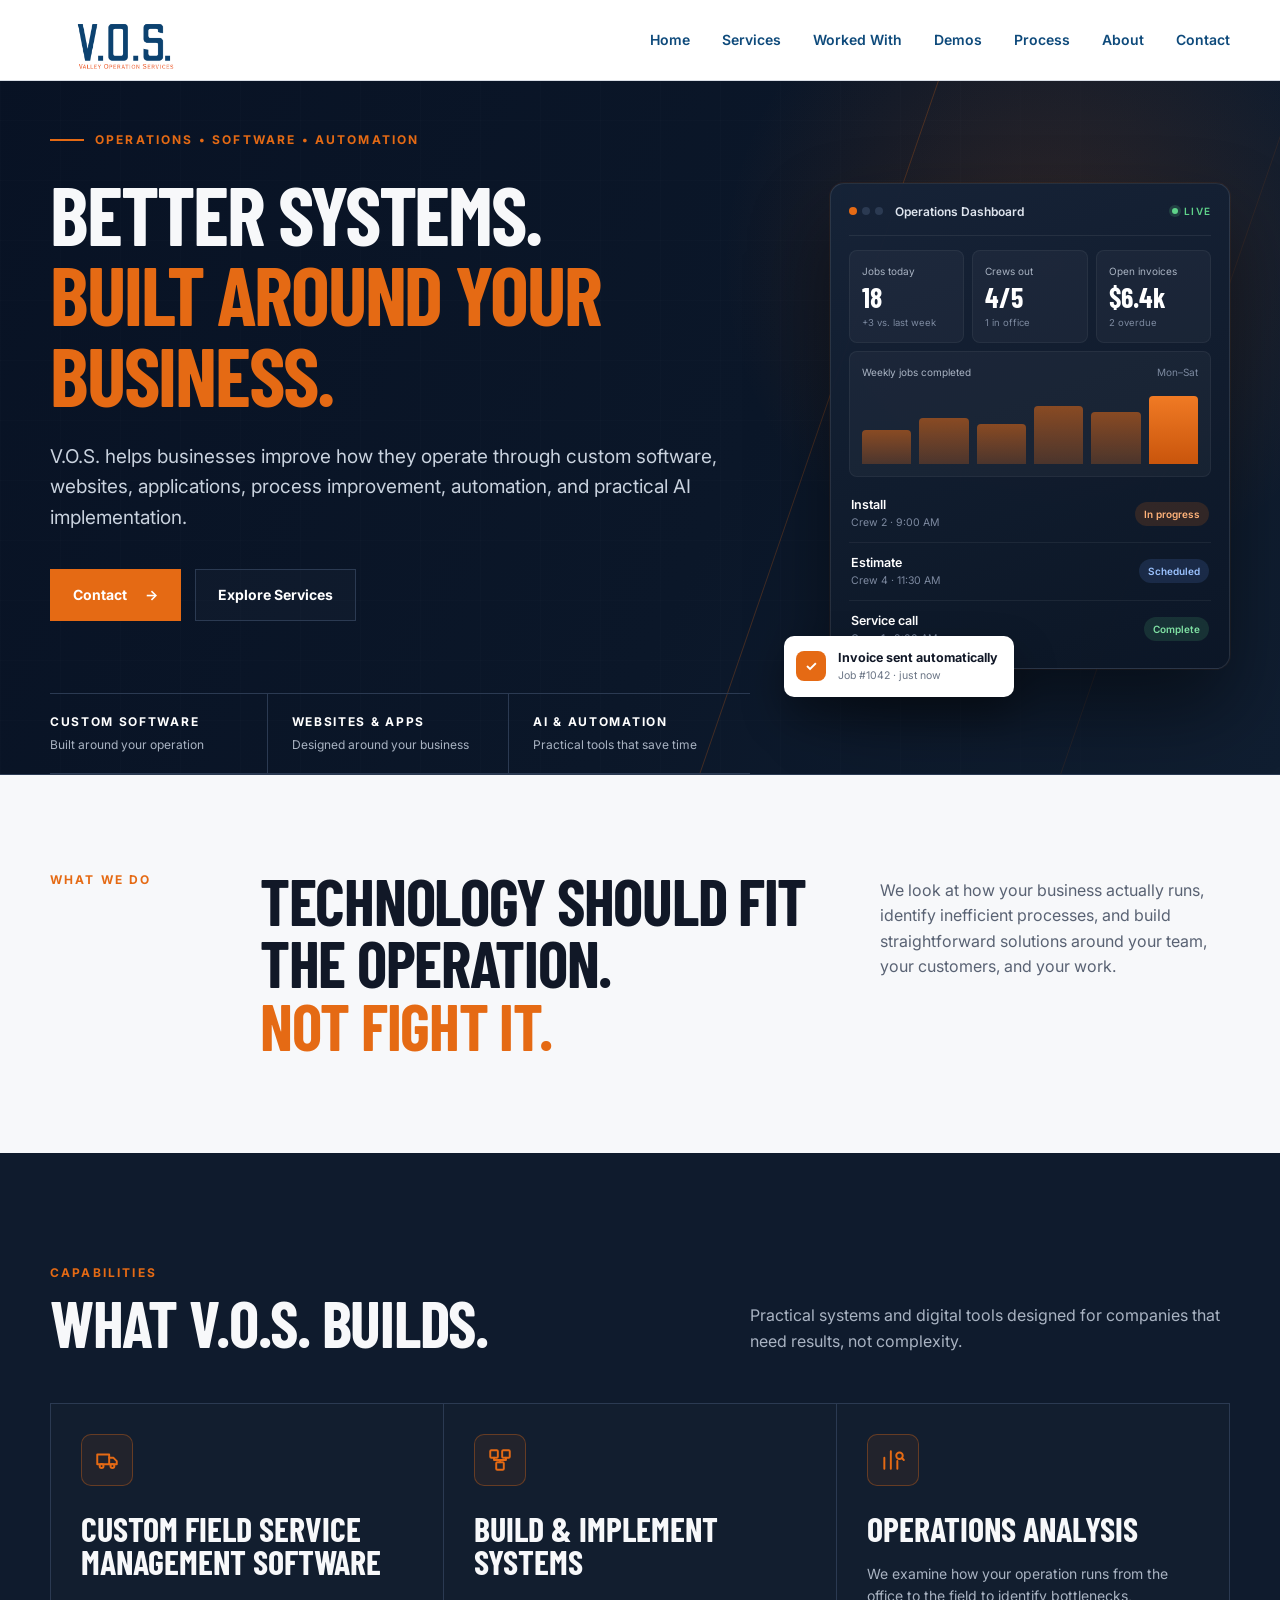
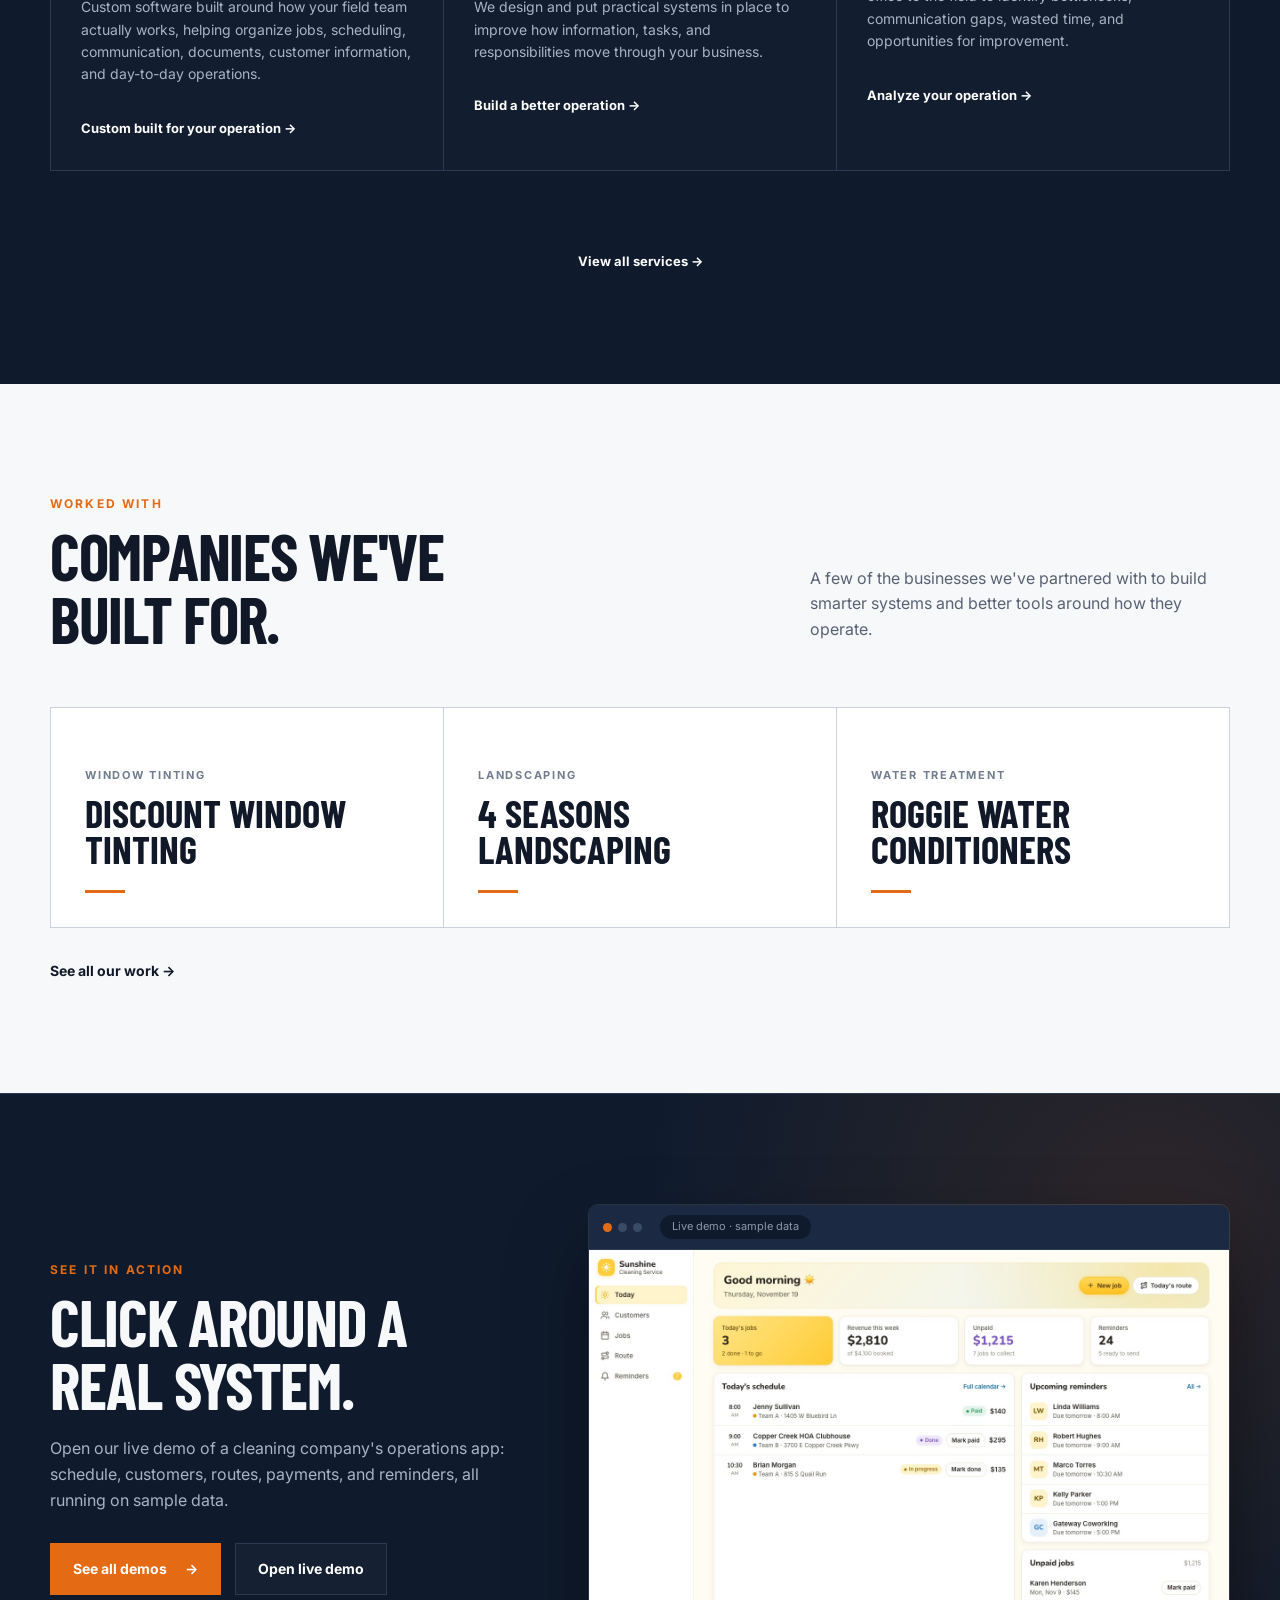
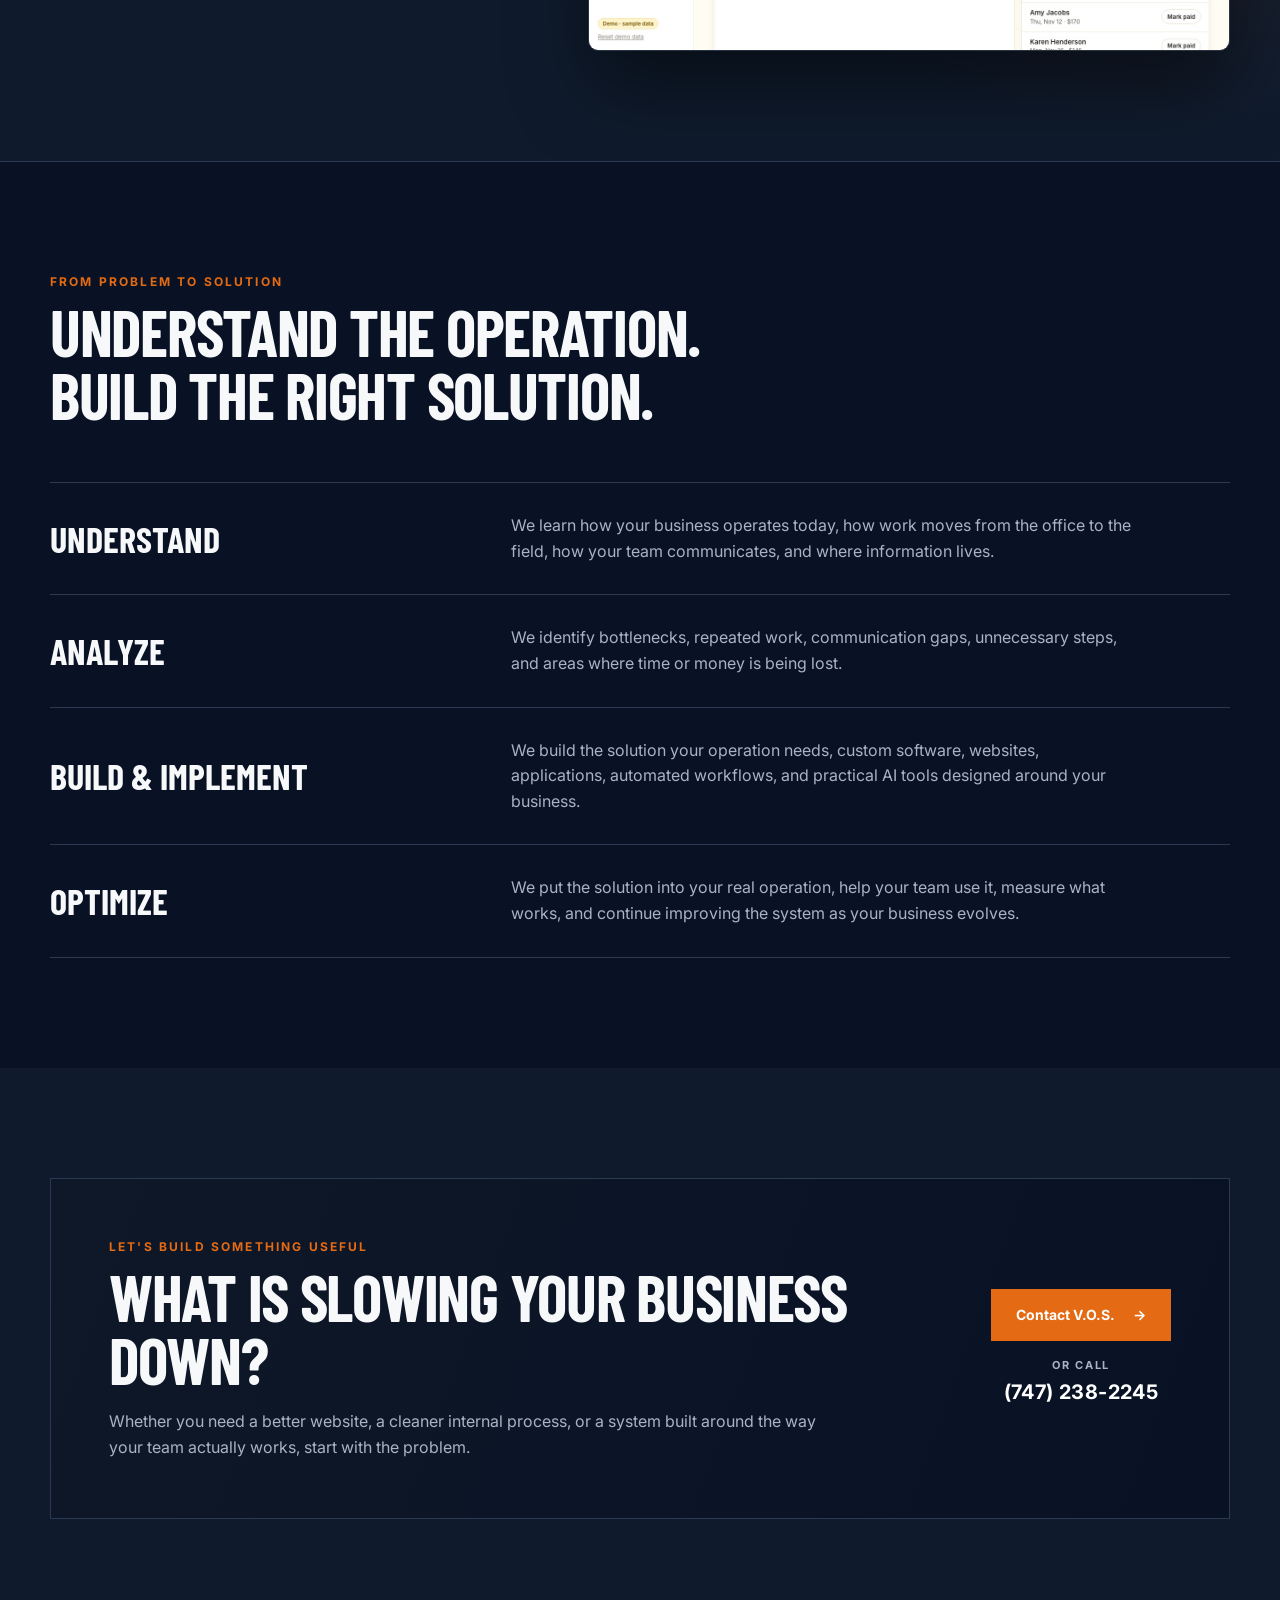
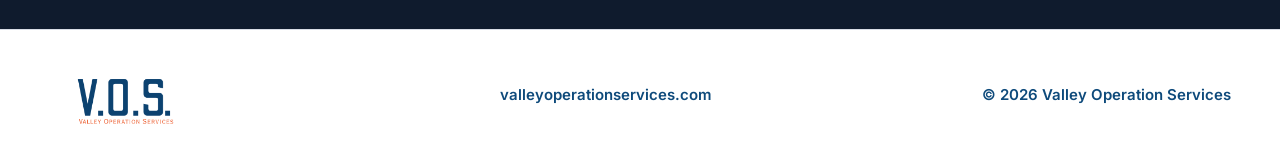
<file: index.html>
<!DOCTYPE html>
<html lang="en">
<head>
  <meta charset="UTF-8" />
  <meta name="viewport" content="width=device-width, initial-scale=1.0" />
  <meta
    name="description"
    content="Valley Operation Services helps blue-collar businesses diagnose inefficiencies, build better systems, and implement practical technology."
  />

  <title>V.O.S. | Valley Operation Services</title>

  <link rel="icon" href="/favicon.svg" type="image/svg+xml">
  <link rel="icon" href="/favicon-32.png" sizes="32x32" type="image/png">
  <link rel="apple-touch-icon" href="/apple-touch-icon.png">
  <meta name="theme-color" content="#081224">

  <meta property="og:type" content="website">
  <meta property="og:site_name" content="Valley Operation Services">
  <meta property="og:title" content="V.O.S. | Valley Operation Services">
  <meta property="og:description" content="Valley Operation Services helps blue-collar businesses diagnose inefficiencies, build better systems, and implement practical technology.">
  <meta property="og:url" content="https://valleyoperationservices.com/">
  <meta property="og:image" content="https://valleyoperationservices.com/og-image.jpg">
  <meta property="og:image:width" content="1200">
  <meta property="og:image:height" content="630">
  <meta name="twitter:card" content="summary_large_image">

  <link rel="preconnect" href="https://fonts.googleapis.com">
  <link rel="preconnect" href="https://fonts.gstatic.com" crossorigin>

  <link
    href="https://fonts.googleapis.com/css2?family=Barlow+Condensed:wght@600;700&family=Inter:wght@400;500;600;700&display=swap"
    rel="stylesheet"
  >

  <link rel="stylesheet" href="/styles.css?v=20" />

  <!-- Google tag (gtag.js) - Google Ads -->
  <script async src="https://www.googletagmanager.com/gtag/js?id=AW-18516647561"></script>
  <script>
    window.dataLayer = window.dataLayer || [];
    function gtag(){dataLayer.push(arguments);}
    gtag('js', new Date());
    gtag('config', 'AW-18516647561');
  </script>
</head>

<body>

<header class="site-header">
    <div class="container nav-wrap">

      <a class="brand" href="/" aria-label="V.O.S. home">
        <img
          src="/vos-logo.png"
          alt="Valley Operation Services"
          class="brand-logo"
        >
      </a>

      <button
        class="menu-toggle"
        aria-label="Open navigation"
        aria-expanded="false"
      >
        <span></span>
        <span></span>
        <span></span>
      </button>

      <nav class="site-nav">
        <a href="/">Home</a>
        <a href="/services/">Services</a>
        <a href="/worked-with/">Worked With</a>
        <a href="/demos/">Demos</a>
        <a href="/process/">Process</a>
        <a href="/about/">About</a>
        <a href="/contact/" class="nav-cta">Contact</a>
      </nav>

    </div>
  </header>

  <main id="top">

<!-- HERO -->
    <section class="hero">

      <div class="hero-grid"></div>

      <div class="container hero-content">

        <div class="eyebrow">
          <span></span>
          OPERATIONS • SOFTWARE • AUTOMATION
        </div>

        <h1>
          Better Systems.<br>
          <em>Built Around Your Business.</em>
        </h1>

        <p class="hero-copy">
          V.O.S. helps businesses improve how they operate through custom software,
          websites, applications, process improvement, automation, and practical AI implementation.
        </p>

        <div class="hero-actions">
          <a class="btn btn-primary" href="/contact/">
            Contact <span>→</span>
          </a>

          <a class="btn btn-secondary" href="#home-services">
            Explore Services
          </a>
        </div>

        <div class="hero-proof">

          <div>
            <strong>CUSTOM SOFTWARE</strong>
            <span>Built around your operation</span>
          </div>

          <div>
            <strong>WEBSITES & APPS</strong>
            <span>Designed around your business</span>
          </div>

          <div>
            <strong>AI & AUTOMATION</strong>
            <span>Practical tools that save time</span>
          </div>

        </div>

      </div>

      <!-- HERO VISUAL: illustrative example of a system V.O.S. builds -->
      <div class="hero-visual" aria-hidden="true">
        <div class="dash">
          <div class="dash-top">
            <div class="dash-dots"><i></i><i></i><i></i></div>
            <span>Operations Dashboard</span>
            <em>Live</em>
          </div>

          <div class="dash-kpis">
            <div><span>Jobs today</span><strong>18</strong><small>+3 vs. last week</small></div>
            <div><span>Crews out</span><strong>4/5</strong><small>1 in office</small></div>
            <div><span>Open invoices</span><strong>$6.4k</strong><small>2 overdue</small></div>
          </div>

          <div class="dash-chart">
            <div class="dash-chart-head"><span>Weekly jobs completed</span><em>Mon–Sat</em></div>
            <div class="dash-bars">
              <i style="--h:46%"></i><i style="--h:62%"></i><i style="--h:54%"></i>
              <i style="--h:78%"></i><i style="--h:70%"></i><i class="is-hot" style="--h:92%"></i>
            </div>
          </div>

          <ul class="dash-jobs">
            <li><b>Install</b><span>Crew 2 · 9:00 AM</span><em class="st-progress">In progress</em></li>
            <li><b>Estimate</b><span>Crew 4 · 11:30 AM</span><em class="st-scheduled">Scheduled</em></li>
            <li><b>Service call</b><span>Crew 1 · 8:00 AM</span><em class="st-done">Complete</em></li>
          </ul>
        </div>

        <div class="dash-toast">
          <span class="dash-toast-icon">✓</span>
          <div><strong>Invoice sent automatically</strong><span>Job #1042 · just now</span></div>
        </div>
      </div>
    </section>


<!-- WHAT WE DO -->
    <section class="statement">

      <div class="container statement-grid">

        <p class="section-kicker">
          WHAT WE DO
        </p>

        <h2>
          Technology should fit the operation.<br>
          <span>Not fight it.</span>
        </h2>

        <p class="statement-copy">
          We look at how your business actually runs, identify inefficient processes,
          and build straightforward solutions around your team, your customers, and your work.
        </p>

      </div>
    </section>



<!-- SERVICES TEASER -->
    <section id="home-services" class="services section">

      <div class="container">

        <div class="section-heading">

          <div>
            <p class="section-kicker">
              CAPABILITIES
            </p>

            <h2>
              What V.O.S. builds.
            </h2>
          </div>

          <p>
            Practical systems and digital tools designed for companies that need results, not complexity.
          </p>

        </div>

        <div class="service-grid">

          <a class="service-card" href="/services/field-service-software/">
            <div class="service-icon"><svg viewBox="0 0 24 24" fill="none" stroke="currentColor" stroke-width="1.8" stroke-linecap="round" stroke-linejoin="round" aria-hidden="true"><path d="M3 7h11v9H3z"/><path d="M14 10h4l3 3v3h-7"/><circle cx="7" cy="17.5" r="1.8"/><circle cx="17" cy="17.5" r="1.8"/></svg></div>
            <h3>Custom Field Service Management Software</h3>
            <p>
              Custom software built around how your field team actually works, helping organize jobs,
              scheduling, communication, documents, customer information, and day-to-day operations.
            </p>
            <span class="service-link">Custom built for your operation →</span>
          </a>

          <a class="service-card" href="/services/systems/">
            <div class="service-icon"><svg viewBox="0 0 24 24" fill="none" stroke="currentColor" stroke-width="1.8" stroke-linecap="round" stroke-linejoin="round" aria-hidden="true"><rect x="3" y="3" width="7" height="7" rx="1"/><rect x="14" y="3" width="7" height="7" rx="1"/><rect x="8.5" y="14" width="7" height="7" rx="1"/><path d="M6.5 10v2h11v-2M12 12v2"/></svg></div>
            <h3>Build & Implement Systems</h3>
            <p>
              We design and put practical systems in place to improve how information, tasks,
              and responsibilities move through your business.
            </p>
            <span class="service-link">Build a better operation →</span>
          </a>

          <a class="service-card" href="/services/operations-analysis/">
            <div class="service-icon"><svg viewBox="0 0 24 24" fill="none" stroke="currentColor" stroke-width="1.8" stroke-linecap="round" stroke-linejoin="round" aria-hidden="true"><path d="M4 20V10M10 20V4M16 20v-7"/><circle cx="18" cy="8" r="3"/><path d="m20.2 10.2 1.8 1.8"/></svg></div>
            <h3>Operations Analysis</h3>
            <p>
              We examine how your operation runs from the office to the field to identify
              bottlenecks, communication gaps, wasted time, and opportunities for improvement.
            </p>
            <span class="service-link">Analyze your operation →</span>
          </a>

        </div>

        <div style="margin-top: 48px; text-align: center;">
          <a href="/services/" class="text-cta">View all services →</a>
        </div>

      </div>
    </section>


    <!-- WORKED WITH TEASER -->
    <section id="home-worked-with" class="industries section">

      <div class="container">

        <div class="ww-heading">
          <div>
            <p class="section-kicker">WORKED WITH</p>
            <h2>Companies we've<br>built for.</h2>
          </div>
          <p>
            A few of the businesses we've partnered with to build smarter
            systems and better tools around how they operate.
          </p>
        </div>

        <div class="ww-grid">

          <div class="ww-card">
            <p class="ww-industry">Window Tinting</p>
            <h3>Discount Window Tinting</h3>
            <div class="ww-line"></div>
          </div>

          <div class="ww-card">
            <p class="ww-industry">Landscaping</p>
            <h3>4 Seasons Landscaping</h3>
            <div class="ww-line"></div>
          </div>

          <div class="ww-card">
            <p class="ww-industry">Water Treatment</p>
            <h3>Roggie Water Conditioners</h3>
            <div class="ww-line"></div>
          </div>

        </div>

        <a href="/worked-with/" class="ww-more">See all our work →</a>

      </div>
    </section>


    <!-- DEMOS TEASER -->
    <section id="home-demos" class="home-demos section">
      <div class="container home-demos-grid">

        <div class="home-demos-copy">
          <p class="section-kicker">SEE IT IN ACTION</p>
          <h2>Click around a<br>real system.</h2>
          <p>
            Open our live demo of a cleaning company's operations app: schedule, customers,
            routes, payments, and reminders, all running on sample data.
          </p>
          <div class="hero-actions">
            <a class="btn btn-primary" href="/demos/">See all demos <span>→</span></a>
            <a class="btn btn-secondary" href="https://sunshine-cleaning-demo.pages.dev" target="_blank" rel="noopener">Open live demo</a>
          </div>
        </div>

        <a class="home-demos-shot" href="/demos/" aria-label="See all demos">
          <div class="demo-browser">
            <div class="demo-browser-bar"><i></i><i></i><i></i><span>Live demo · sample data</span></div>
            <img src="/demos/img/sunshine-cleaning.jpg" alt="Cleaning company operations dashboard demo" width="1440" height="900" loading="lazy">
          </div>
        </a>

      </div>
    </section>


    <!-- PROCESS TEASER -->
    <section id="home-process" class="process section">

      <div class="container">

        <div class="section-heading process-heading">

          <div>

            <p class="section-kicker">
              FROM PROBLEM TO SOLUTION
            </p>

            <h2>
              Understand the operation.<br>
              Build the right solution.
            </h2>

          </div>

        </div>

        <div class="process-list">

          <div class="process-step">
            <h3>Understand</h3>
            <p>
              We learn how your business operates today, how work moves from the office
              to the field, how your team communicates, and where information lives.
            </p>
          </div>

          <div class="process-step">
            <h3>Analyze</h3>
            <p>
              We identify bottlenecks, repeated work, communication gaps, unnecessary
              steps, and areas where time or money is being lost.
            </p>
          </div>

          <div class="process-step">
            <h3>Build & Implement</h3>
            <p>
              We build the solution your operation needs, custom software, websites,
              applications, automated workflows, and practical AI tools designed around your business.
            </p>
          </div>

          <div class="process-step">
            <h3>Optimize</h3>
            <p>
              We put the solution into your real operation, help your team use it,
              measure what works, and continue improving the system as your business evolves.
            </p>
          </div>

        </div>


      </div>
    </section>


    <!-- CONTACT CTA -->
    <section id="home-contact" class="contact section">

      <div class="container contact-panel">

        <div>

          <p class="section-kicker">
            LET'S BUILD SOMETHING USEFUL
          </p>

          <h2>
            What is slowing your business down?
          </h2>

          <p>
            Whether you need a better website, a cleaner internal process, or a system
            built around the way your team actually works, start with the problem.
          </p>

        </div>
        <div class="contact-actions">
          <a href="/contact/" class="btn btn-primary btn-large">
            Contact V.O.S. <span>→</span>
          </a>
          <a href="tel:+17472382245" class="contact-phone">
            <span>Or call</span> (747) 238-2245
          </a>
        </div>

      </div>
    </section>

  </main>


<!-- FOOTER -->
  <footer>

    <div class="container footer-grid">

      <div class="brand footer-brand">
        <img
          src="/vos-logo.png"
          alt="Valley Operation Services"
          class="footer-logo"
        >
      </div>

      <p>
        <a
          href="https://valleyoperationservices.com"
          class="footer-domain"
        >
          valleyoperationservices.com
        </a>
      </p>

      <p>
        © <span id="year"></span> Valley Operation Services
      </p>

    </div>

  </footer>

  <script src="/script.js?v=8"></script>

</body>
</html>
</file>
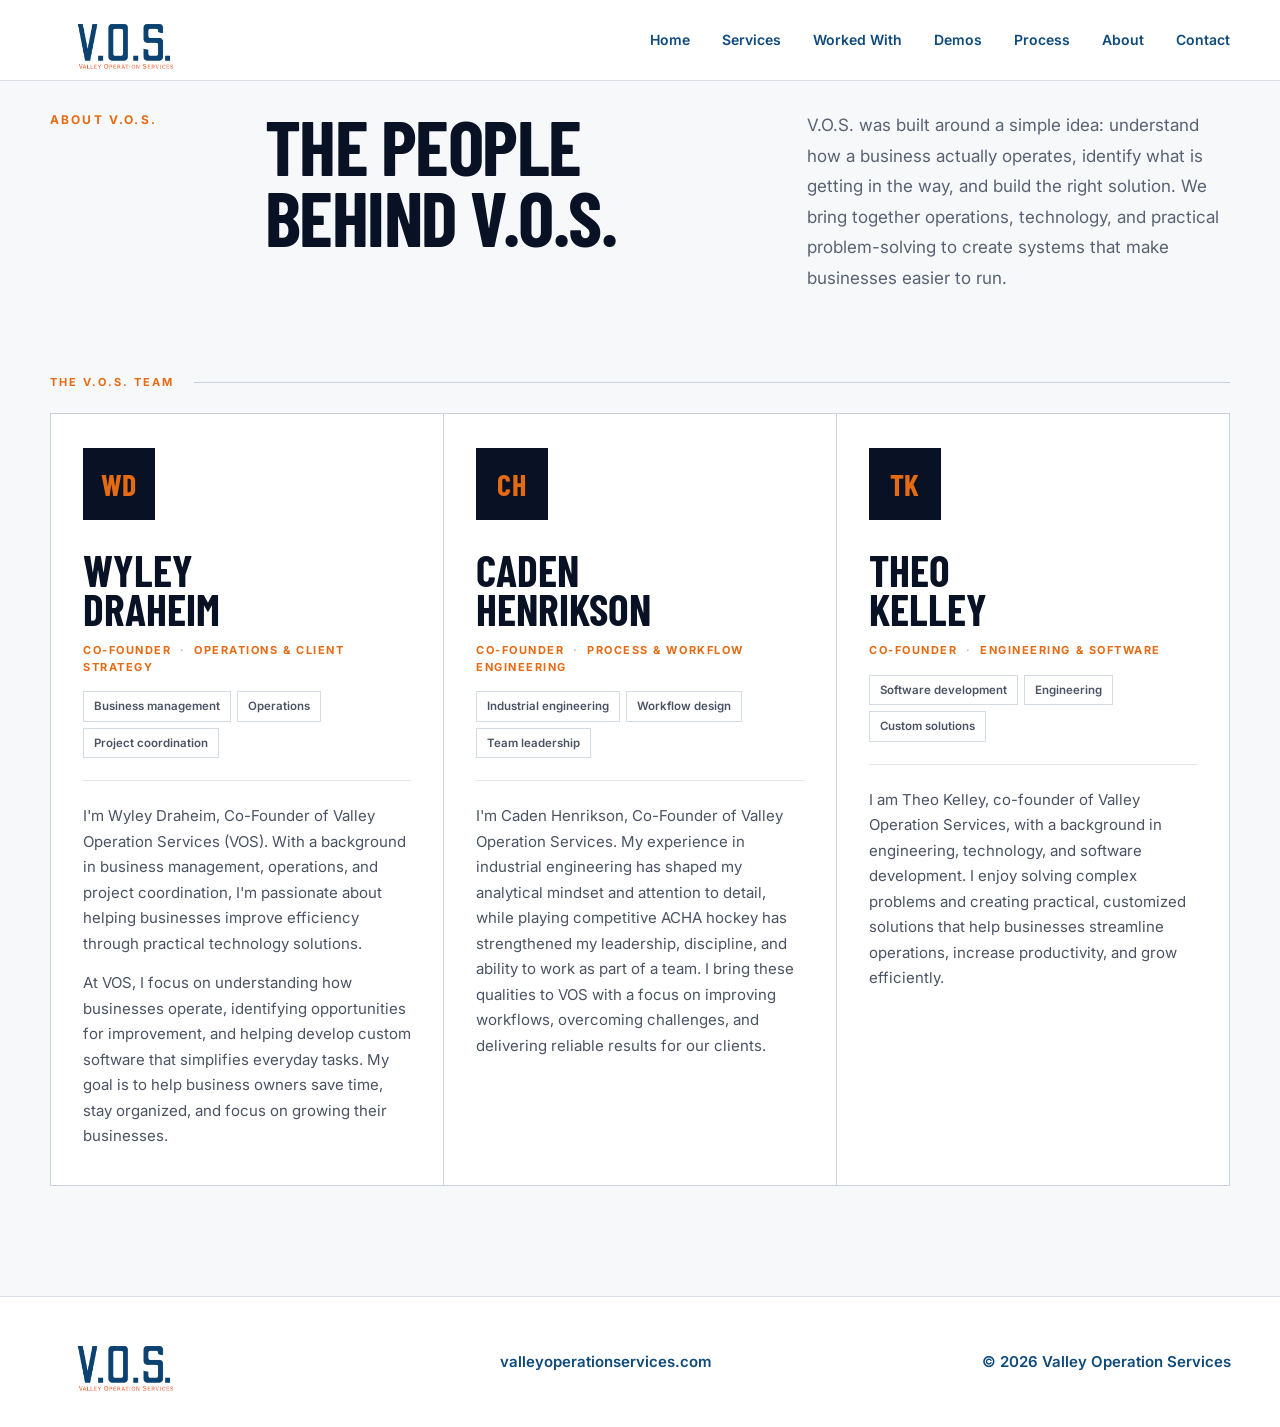
<file: about/index.html>
<!DOCTYPE html>
<html lang="en">
<head>
  <meta charset="UTF-8" />
  <meta name="viewport" content="width=device-width, initial-scale=1.0" />
  <meta
    name="description"
    content="Meet the V.O.S. team and the approach behind Valley Operation Services."
  />

  <title>About | V.O.S.</title>

  <link rel="icon" href="/favicon.svg" type="image/svg+xml">
  <link rel="icon" href="/favicon-32.png" sizes="32x32" type="image/png">
  <link rel="apple-touch-icon" href="/apple-touch-icon.png">
  <meta name="theme-color" content="#081224">

  <meta property="og:type" content="website">
  <meta property="og:site_name" content="Valley Operation Services">
  <meta property="og:title" content="About | V.O.S.">
  <meta property="og:description" content="Meet the V.O.S. team and the approach behind Valley Operation Services.">
  <meta property="og:url" content="https://valleyoperationservices.com/about/">
  <meta property="og:image" content="https://valleyoperationservices.com/og-image.jpg">
  <meta property="og:image:width" content="1200">
  <meta property="og:image:height" content="630">
  <meta name="twitter:card" content="summary_large_image">

  <link rel="preconnect" href="https://fonts.googleapis.com">
  <link rel="preconnect" href="https://fonts.gstatic.com" crossorigin>

  <link
    href="https://fonts.googleapis.com/css2?family=Barlow+Condensed:wght@600;700&family=Inter:wght@400;500;600;700&display=swap"
    rel="stylesheet"
  >

  <link rel="stylesheet" href="/styles.css?v=20" />

  <!-- Google tag (gtag.js) - Google Ads -->
  <script async src="https://www.googletagmanager.com/gtag/js?id=AW-18516647561"></script>
  <script>
    window.dataLayer = window.dataLayer || [];
    function gtag(){dataLayer.push(arguments);}
    gtag('js', new Date());
    gtag('config', 'AW-18516647561');
  </script>
</head>

<body>

<header class="site-header">
    <div class="container nav-wrap">

      <a class="brand" href="/" aria-label="V.O.S. home">
        <img
          src="/vos-logo.png"
          alt="Valley Operation Services"
          class="brand-logo"
        >
      </a>

      <button
        class="menu-toggle"
        aria-label="Open navigation"
        aria-expanded="false"
      >
        <span></span>
        <span></span>
        <span></span>
      </button>

      <nav class="site-nav">
        <a href="/">Home</a>
        <a href="/services/">Services</a>
        <a href="/worked-with/">Worked With</a>
        <a href="/demos/">Demos</a>
        <a href="/process/">Process</a>
        <a href="/about/">About</a>
        <a href="/contact/" class="nav-cta">Contact</a>
      </nav>

    </div>
  </header>

  <main id="top">

<!-- ABOUT -->
    <section id="about" class="about section">

      <div class="container">

        <div class="about-intro">

          <p class="section-kicker">
            ABOUT V.O.S.
          </p>

          <h2>
            The people<br>
            behind V.O.S.
          </h2>

          <p class="about-copy">
            V.O.S. was built around a simple idea: understand how a business actually
            operates, identify what is getting in the way, and build the right solution.
            We bring together operations, technology, and practical problem-solving
            to create systems that make businesses easier to run.
          </p>

        </div>


        <div class="team-label">
          <span>
            THE V.O.S. TEAM
          </span>

          <div></div>
        </div>


        <div class="team-grid">

          <div class="team-card">

            <div class="team-head">
              <span class="team-avatar" aria-hidden="true">WD</span>
            </div>

            <h3>
              Wyley<br>
              Draheim
            </h3>

            <p class="team-role">Co-Founder <span>·</span> Operations &amp; Client Strategy</p>

            <ul class="team-tags"><li>Business management</li><li>Operations</li><li>Project coordination</li></ul>

            <div class="team-bio">
              <p>I'm Wyley Draheim, Co-Founder of Valley Operation Services (VOS). With a background in business management, operations, and project coordination, I'm passionate about helping businesses improve efficiency through practical technology solutions.</p>
              <p>At VOS, I focus on understanding how businesses operate, identifying opportunities for improvement, and helping develop custom software that simplifies everyday tasks. My goal is to help business owners save time, stay organized, and focus on growing their businesses.</p>
            </div>

          </div>


          <div class="team-card">

            <div class="team-head">
              <span class="team-avatar" aria-hidden="true">CH</span>
            </div>

            <h3>
              Caden<br>
              Henrikson
            </h3>

            <p class="team-role">Co-Founder <span>·</span> Process &amp; Workflow Engineering</p>

            <ul class="team-tags"><li>Industrial engineering</li><li>Workflow design</li><li>Team leadership</li></ul>

            <div class="team-bio">
              <p>I'm Caden Henrikson, Co-Founder of Valley Operation Services. My experience in industrial engineering has shaped my analytical mindset and attention to detail, while playing competitive ACHA hockey has strengthened my leadership, discipline, and ability to work as part of a team. I bring these qualities to VOS with a focus on improving workflows, overcoming challenges, and delivering reliable results for our clients.</p>
            </div>

          </div>


          <div class="team-card">

            <div class="team-head">
              <span class="team-avatar" aria-hidden="true">TK</span>
            </div>

            <h3>
              Theo<br>
              Kelley
            </h3>

            <p class="team-role">Co-Founder <span>·</span> Engineering &amp; Software</p>

            <ul class="team-tags"><li>Software development</li><li>Engineering</li><li>Custom solutions</li></ul>

            <div class="team-bio">
              <p>I am Theo Kelley, co-founder of Valley Operation Services, with a background in engineering, technology, and software development. I enjoy solving complex problems and creating practical, customized solutions that help businesses streamline operations, increase productivity, and grow efficiently.</p>
            </div>

          </div>

        </div>

      </div>
    </section>


  </main>


<!-- FOOTER -->
  <footer>

    <div class="container footer-grid">

      <div class="brand footer-brand">
        <img
          src="/vos-logo.png"
          alt="Valley Operation Services"
          class="footer-logo"
        >
      </div>

      <p>
        <a
          href="https://valleyoperationservices.com"
          class="footer-domain"
        >
          valleyoperationservices.com
        </a>
      </p>

      <p>
        © <span id="year"></span> Valley Operation Services
      </p>

    </div>

  </footer>

  <script src="/script.js?v=8"></script>

</body>
</html>
</file>
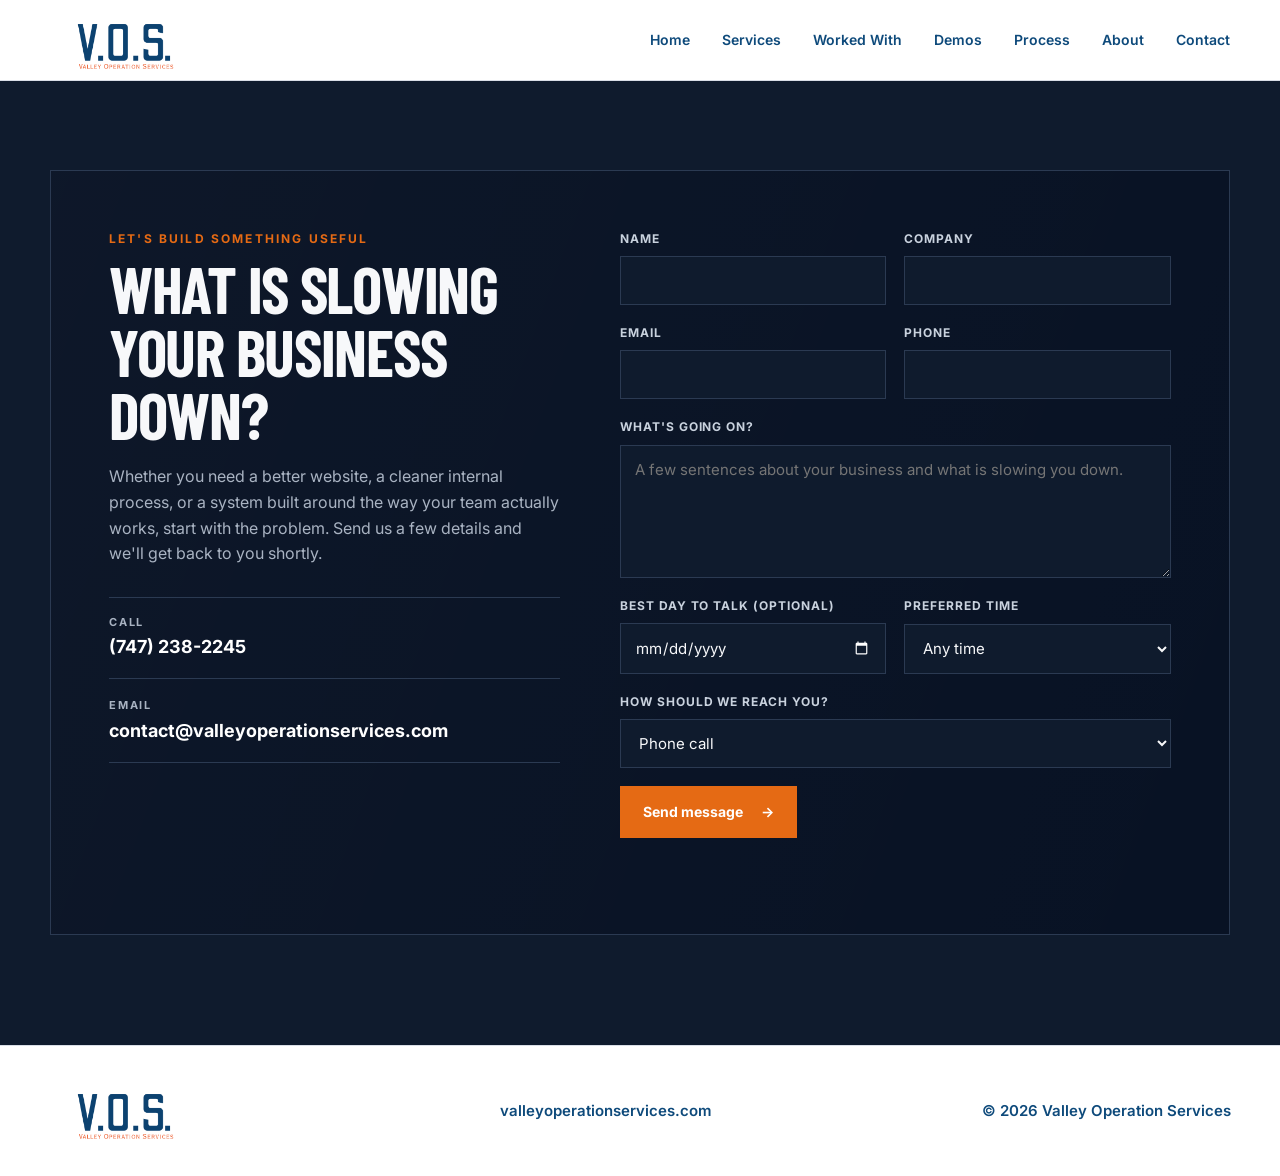
<file: contact/index.html>
<!DOCTYPE html>
<html lang="en">
<head>
  <meta charset="UTF-8" />
  <meta name="viewport" content="width=device-width, initial-scale=1.0" />
  <meta
    name="description"
    content="Get in touch with Valley Operation Services to start improving how your business runs."
  />

  <title>Contact | V.O.S.</title>

  <link rel="icon" href="/favicon.svg" type="image/svg+xml">
  <link rel="icon" href="/favicon-32.png" sizes="32x32" type="image/png">
  <link rel="apple-touch-icon" href="/apple-touch-icon.png">
  <meta name="theme-color" content="#081224">

  <meta property="og:type" content="website">
  <meta property="og:site_name" content="Valley Operation Services">
  <meta property="og:title" content="Contact | V.O.S.">
  <meta property="og:description" content="Get in touch with Valley Operation Services to start improving how your business runs.">
  <meta property="og:url" content="https://valleyoperationservices.com/contact/">
  <meta property="og:image" content="https://valleyoperationservices.com/og-image.jpg">
  <meta property="og:image:width" content="1200">
  <meta property="og:image:height" content="630">
  <meta name="twitter:card" content="summary_large_image">

  <link rel="preconnect" href="https://fonts.googleapis.com">
  <link rel="preconnect" href="https://fonts.gstatic.com" crossorigin>

  <link
    href="https://fonts.googleapis.com/css2?family=Barlow+Condensed:wght@600;700&family=Inter:wght@400;500;600;700&display=swap"
    rel="stylesheet"
  >

  <link rel="stylesheet" href="/styles.css?v=20" />

  <!-- Google tag (gtag.js) - Google Ads -->
  <script async src="https://www.googletagmanager.com/gtag/js?id=AW-18516647561"></script>
  <script>
    window.dataLayer = window.dataLayer || [];
    function gtag(){dataLayer.push(arguments);}
    gtag('js', new Date());
    gtag('config', 'AW-18516647561');
  </script>
</head>

<body>

<header class="site-header">
    <div class="container nav-wrap">

      <a class="brand" href="/" aria-label="V.O.S. home">
        <img
          src="/vos-logo.png"
          alt="Valley Operation Services"
          class="brand-logo"
        >
      </a>

      <button
        class="menu-toggle"
        aria-label="Open navigation"
        aria-expanded="false"
      >
        <span></span>
        <span></span>
        <span></span>
      </button>

      <nav class="site-nav">
        <a href="/">Home</a>
        <a href="/services/">Services</a>
        <a href="/worked-with/">Worked With</a>
        <a href="/demos/">Demos</a>
        <a href="/process/">Process</a>
        <a href="/about/">About</a>
        <a href="/contact/" class="nav-cta">Contact</a>
      </nav>

    </div>
  </header>

  <main id="top">

<!-- CONTACT -->
    <section id="contact" class="contact section contact-page">

      <div class="container schedule-panel">

        <div class="schedule-copy">

          <p class="section-kicker">
            LET'S BUILD SOMETHING USEFUL
          </p>

          <h2>
            What is slowing your business down?
          </h2>

          <p>
            Whether you need a better website, a cleaner internal process, or a system
            built around the way your team actually works, start with the problem.
            Send us a few details and we'll get back to you shortly.
          </p>

          <div class="contact-alt">
            <a href="tel:+17472382245" class="contact-alt-link">
              <span>Call</span>
              (747) 238-2245
            </a>
            <a href="mailto:contact@valleyoperationservices.com" class="contact-alt-link">
              <span>Email</span>
              contact@valleyoperationservices.com
            </a>
          </div>

          <a class="btn btn-secondary booking-link" href="#" hidden target="_blank" rel="noopener">
            Pick a time on our calendar <span>→</span>
          </a>

        </div>

        <form id="contact-form" class="schedule-form" data-service="General inquiry" data-success="Thanks! Your message was sent. We'll be in touch shortly.">
          <div class="form-row">
            <label>Name<input type="text" name="name" required autocomplete="name"></label>
            <label>Company<input type="text" name="company" autocomplete="organization"></label>
          </div>
          <div class="form-row">
            <label>Email<input type="email" name="email" required autocomplete="email"></label>
            <label>Phone<input type="tel" name="phone" autocomplete="tel"></label>
          </div>
          <label>What's going on?
            <textarea name="notes" rows="5" required placeholder="A few sentences about your business and what is slowing you down."></textarea>
          </label>
          <div class="form-row">
            <label>Best day to talk (optional)<input type="date" name="date"></label>
            <label>Preferred time
              <select name="time">
                <option value="">Any time</option>
                <option>Morning (8 to 11 AM)</option>
                <option>Midday (11 AM to 1 PM)</option>
                <option>Afternoon (1 to 5 PM)</option>
              </select>
            </label>
          </div>
          <label>How should we reach you?
            <select name="format">
              <option>Phone call</option>
              <option>Video call</option>
              <option>Email</option>
              <option>In person</option>
            </select>
          </label>
          <button type="submit" class="btn btn-primary">Send message <span>→</span></button>
          <input type="text" name="_honey" class="form-honey" tabindex="-1" autocomplete="off" aria-hidden="true">
          <p class="form-status" role="status" aria-live="polite"></p>
        </form>

      </div>
    </section>


  </main>


<!-- FOOTER -->
  <footer>

    <div class="container footer-grid">

      <div class="brand footer-brand">
        <img
          src="/vos-logo.png"
          alt="Valley Operation Services"
          class="footer-logo"
        >
      </div>

      <p>
        <a
          href="https://valleyoperationservices.com"
          class="footer-domain"
        >
          valleyoperationservices.com
        </a>
      </p>

      <p>
        © <span id="year"></span> Valley Operation Services
      </p>

    </div>

  </footer>

  <script src="/script.js?v=8"></script>

</body>
</html>
</file>
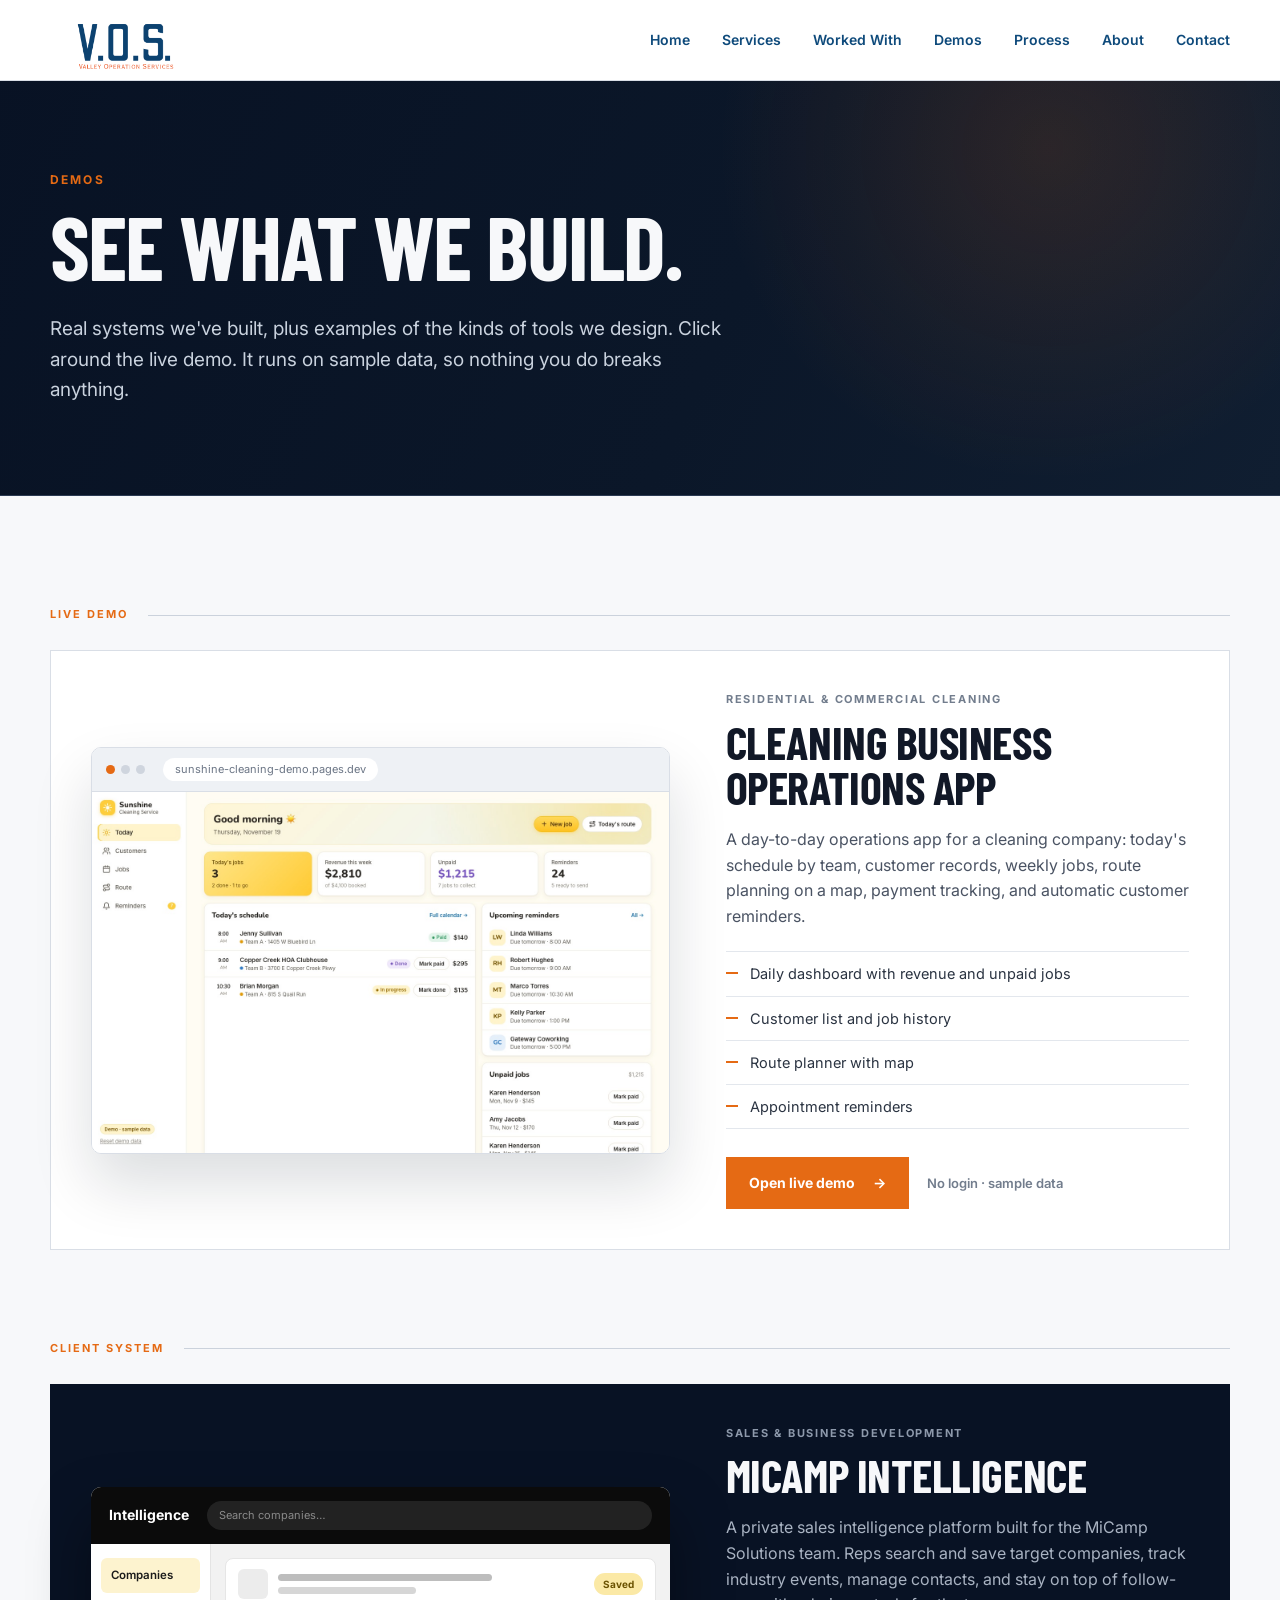
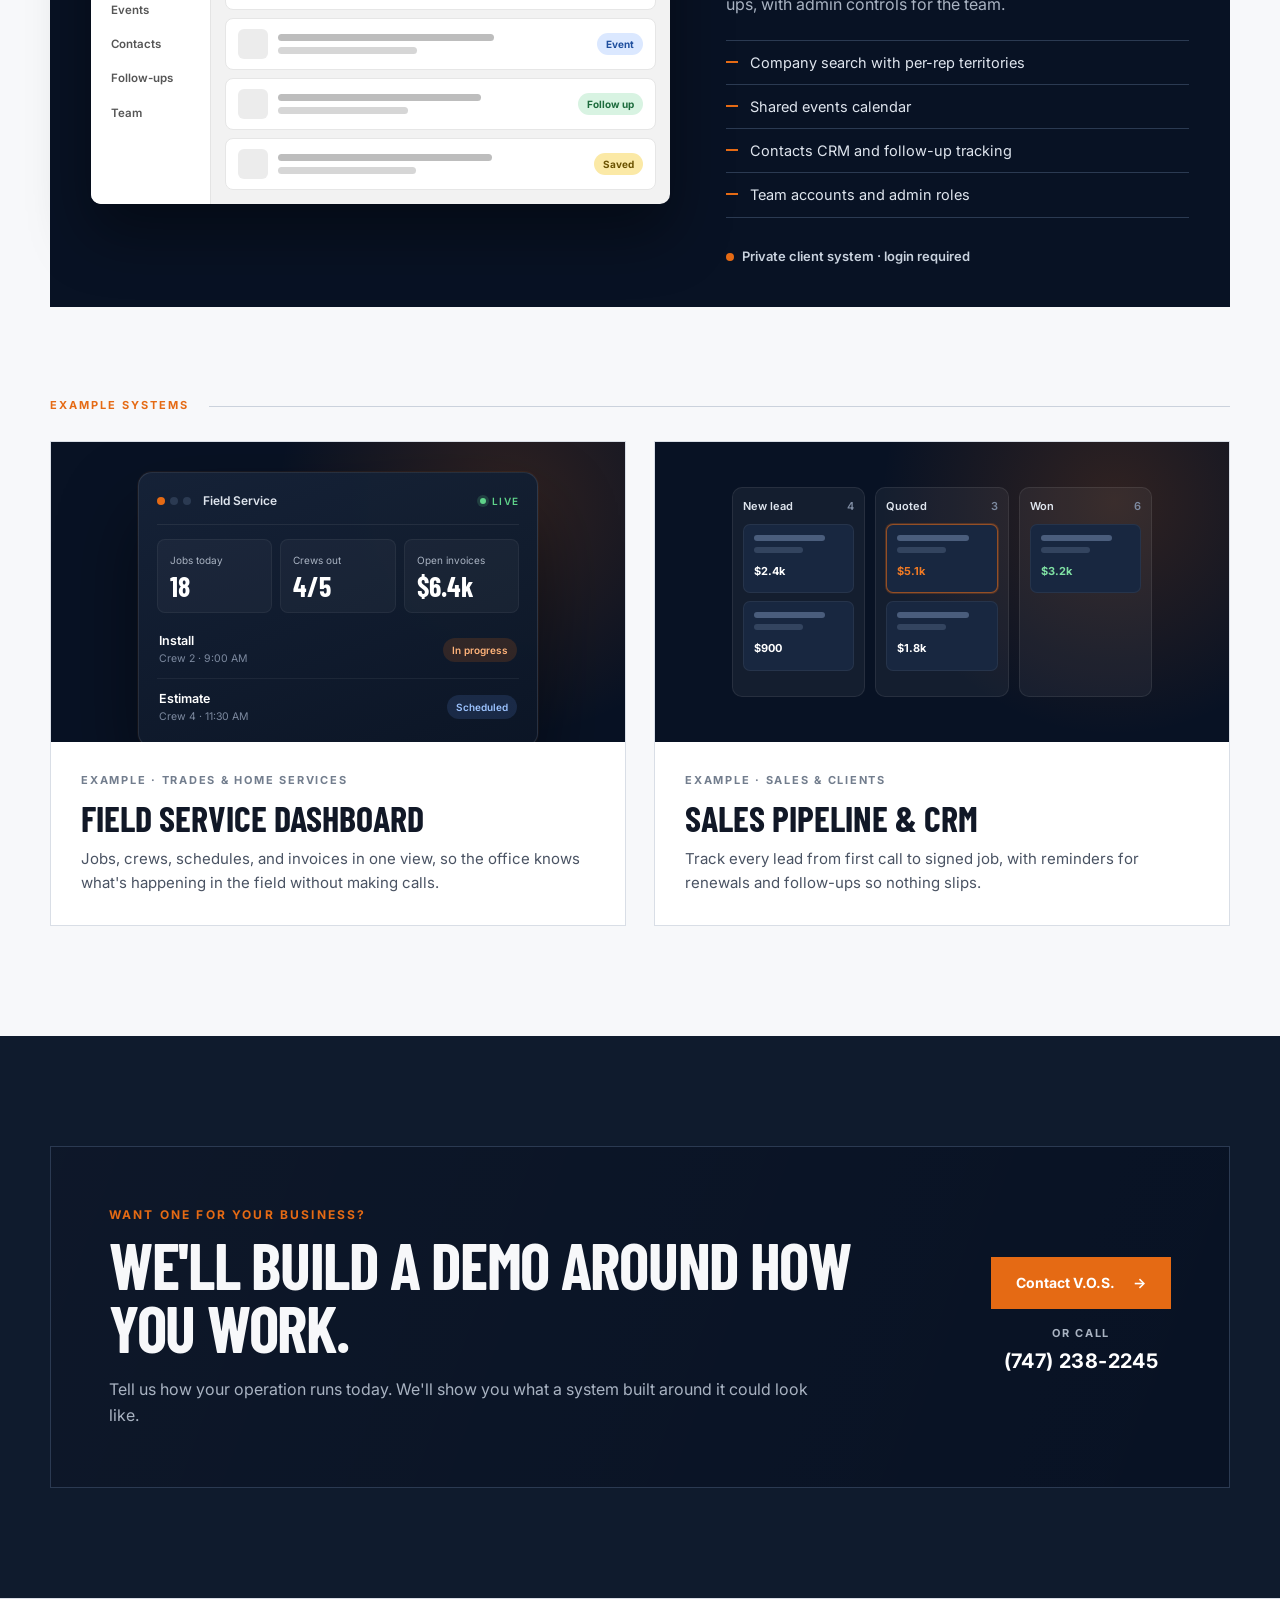
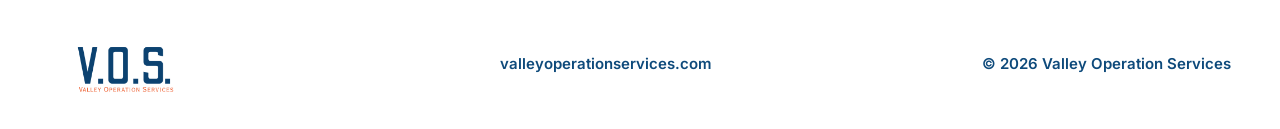
<file: demos/index.html>
<!DOCTYPE html>
<html lang="en">
<head>
  <meta charset="UTF-8" />
  <meta name="viewport" content="width=device-width, initial-scale=1.0" />
  <meta
    name="description"
    content="Live demos and examples of the custom software, dashboards, and systems V.O.S. builds for businesses."
  />

  <title>Demos | V.O.S.</title>

  <link rel="icon" href="/favicon.svg" type="image/svg+xml">
  <link rel="icon" href="/favicon-32.png" sizes="32x32" type="image/png">
  <link rel="apple-touch-icon" href="/apple-touch-icon.png">
  <meta name="theme-color" content="#081224">

  <meta property="og:type" content="website">
  <meta property="og:site_name" content="Valley Operation Services">
  <meta property="og:title" content="Demos | V.O.S.">
  <meta property="og:description" content="Live demos and examples of the custom software, dashboards, and systems V.O.S. builds for businesses.">
  <meta property="og:url" content="https://valleyoperationservices.com/demos/">
  <meta property="og:image" content="https://valleyoperationservices.com/og-image.jpg">
  <meta property="og:image:width" content="1200">
  <meta property="og:image:height" content="630">
  <meta name="twitter:card" content="summary_large_image">

  <link rel="preconnect" href="https://fonts.googleapis.com">
  <link rel="preconnect" href="https://fonts.gstatic.com" crossorigin>

  <link
    href="https://fonts.googleapis.com/css2?family=Barlow+Condensed:wght@600;700&family=Inter:wght@400;500;600;700&display=swap"
    rel="stylesheet"
  >

  <link rel="stylesheet" href="/styles.css?v=20" />

  <!-- Google tag (gtag.js) - Google Ads -->
  <script async src="https://www.googletagmanager.com/gtag/js?id=AW-18516647561"></script>
  <script>
    window.dataLayer = window.dataLayer || [];
    function gtag(){dataLayer.push(arguments);}
    gtag('js', new Date());
    gtag('config', 'AW-18516647561');
  </script>
</head>

<body>

<header class="site-header">
    <div class="container nav-wrap">

      <a class="brand" href="/" aria-label="V.O.S. home">
        <img
          src="/vos-logo.png"
          alt="Valley Operation Services"
          class="brand-logo"
        >
      </a>

      <button
        class="menu-toggle"
        aria-label="Open navigation"
        aria-expanded="false"
      >
        <span></span>
        <span></span>
        <span></span>
      </button>

      <nav class="site-nav">
        <a href="/">Home</a>
        <a href="/services/">Services</a>
        <a href="/worked-with/">Worked With</a>
        <a href="/demos/">Demos</a>
        <a href="/process/">Process</a>
        <a href="/about/">About</a>
        <a href="/contact/" class="nav-cta">Contact</a>
      </nav>

    </div>
  </header>

  <main id="top">

<!-- DEMOS HERO -->
    <section class="svc-hero">
      <div class="container">
        <p class="section-kicker">DEMOS</p>
        <h1>See what we build.</h1>
        <p class="svc-lead">
          Real systems we've built, plus examples of the kinds of tools we design.
          Click around the live demo. It runs on sample data, so nothing you do breaks anything.
        </p>
      </div>
    </section>


<!-- FEATURED: LIVE DEMO -->
    <section class="demo-section section">
      <div class="container">

        <div class="demo-label"><span>LIVE DEMO</span><div></div></div>

        <article class="demo-feature">

          <a class="demo-shot" href="https://sunshine-cleaning-demo.pages.dev" target="_blank" rel="noopener">
            <div class="demo-browser">
              <div class="demo-browser-bar">
                <i></i><i></i><i></i>
                <span>sunshine-cleaning-demo.pages.dev</span>
              </div>
              <img
                src="/demos/img/sunshine-cleaning.jpg"
                alt="Sunshine Cleaning Service dashboard showing today's jobs, weekly revenue, unpaid invoices, and customer reminders"
                width="1440" height="900" loading="lazy"
              >
            </div>
          </a>

          <div class="demo-info">
            <p class="demo-industry">Residential &amp; Commercial Cleaning</p>
            <h2>Cleaning Business Operations App</h2>
            <p>
              A day-to-day operations app for a cleaning company: today's schedule by team,
              customer records, weekly jobs, route planning on a map, payment tracking,
              and automatic customer reminders.
            </p>

            <ul class="demo-features">
              <li>Daily dashboard with revenue and unpaid jobs</li>
              <li>Customer list and job history</li>
              <li>Route planner with map</li>
              <li>Appointment reminders</li>
            </ul>

            <div class="demo-actions">
              <a class="btn btn-primary" href="https://sunshine-cleaning-demo.pages.dev" target="_blank" rel="noopener">
                Open live demo <span>→</span>
              </a>
              <span class="demo-note">No login · sample data</span>
            </div>
          </div>

        </article>


<!-- CLIENT SYSTEM -->
        <div class="demo-label"><span>CLIENT SYSTEM</span><div></div></div>

        <article class="demo-feature demo-feature-dark">

          <div class="demo-mock demo-mock-intel" aria-hidden="true">
            <div class="mi-top"><b>Intelligence</b><span>Search companies…</span></div>
            <div class="mi-body">
              <ul class="mi-nav">
                <li class="is-on">Companies</li><li>Events</li><li>Contacts</li><li>Follow-ups</li><li>Team</li>
              </ul>
              <div class="mi-main">
                <div class="mi-row"><i></i><div><b></b><s></s></div><em>Saved</em></div>
                <div class="mi-row"><i></i><div><b></b><s></s></div><em class="is-blue">Event</em></div>
                <div class="mi-row"><i></i><div><b></b><s></s></div><em class="is-green">Follow up</em></div>
                <div class="mi-row"><i></i><div><b></b><s></s></div><em>Saved</em></div>
              </div>
            </div>
          </div>

          <div class="demo-info">
            <p class="demo-industry">Sales &amp; Business Development</p>
            <h2>MiCamp Intelligence</h2>
            <p>
              A private sales intelligence platform built for the MiCamp Solutions team.
              Reps search and save target companies, track industry events, manage contacts,
              and stay on top of follow-ups, with admin controls for the team.
            </p>

            <ul class="demo-features">
              <li>Company search with per-rep territories</li>
              <li>Shared events calendar</li>
              <li>Contacts CRM and follow-up tracking</li>
              <li>Team accounts and admin roles</li>
            </ul>

            <div class="demo-actions">
              <span class="demo-note demo-note-lock">Private client system · login required</span>
            </div>
          </div>

        </article>


<!-- EXAMPLE SYSTEMS -->
        <div class="demo-label"><span>EXAMPLE SYSTEMS</span><div></div></div>

        <div class="demo-examples">

          <article class="demo-card">
            <div class="demo-card-visual">
              <div class="dash dash-mini" aria-hidden="true">
                <div class="dash-top">
                  <div class="dash-dots"><i></i><i></i><i></i></div>
                  <span>Field Service</span>
                  <em>Live</em>
                </div>
                <div class="dash-kpis">
                  <div><span>Jobs today</span><strong>18</strong></div>
                  <div><span>Crews out</span><strong>4/5</strong></div>
                  <div><span>Open invoices</span><strong>$6.4k</strong></div>
                </div>
                <ul class="dash-jobs">
                  <li><b>Install</b><span>Crew 2 · 9:00 AM</span><em class="st-progress">In progress</em></li>
                  <li><b>Estimate</b><span>Crew 4 · 11:30 AM</span><em class="st-scheduled">Scheduled</em></li>
                </ul>
              </div>
            </div>
            <div class="demo-card-body">
              <p class="demo-industry">Example · Trades &amp; Home Services</p>
              <h3>Field Service Dashboard</h3>
              <p>Jobs, crews, schedules, and invoices in one view, so the office knows what's happening in the field without making calls.</p>
            </div>
          </article>

          <article class="demo-card">
            <div class="demo-card-visual">
              <div class="kanban" aria-hidden="true">
                <div class="kb-col">
                  <h4>New lead <span>4</span></h4>
                  <div class="kb-card"><b></b><s></s><em>$2.4k</em></div>
                  <div class="kb-card"><b></b><s></s><em>$900</em></div>
                </div>
                <div class="kb-col">
                  <h4>Quoted <span>3</span></h4>
                  <div class="kb-card is-hot"><b></b><s></s><em>$5.1k</em></div>
                  <div class="kb-card"><b></b><s></s><em>$1.8k</em></div>
                </div>
                <div class="kb-col">
                  <h4>Won <span>6</span></h4>
                  <div class="kb-card is-won"><b></b><s></s><em>$3.2k</em></div>
                </div>
              </div>
            </div>
            <div class="demo-card-body">
              <p class="demo-industry">Example · Sales &amp; Clients</p>
              <h3>Sales Pipeline &amp; CRM</h3>
              <p>Track every lead from first call to signed job, with reminders for renewals and follow-ups so nothing slips.</p>
            </div>
          </article>

        </div>

      </div>
    </section>


<!-- CONTACT CTA -->
    <section class="contact section">
      <div class="container contact-panel">
        <div>
          <p class="section-kicker">WANT ONE FOR YOUR BUSINESS?</p>
          <h2>We'll build a demo around how you work.</h2>
          <p>
            Tell us how your operation runs today. We'll show you what a system built around it could look like.
          </p>
        </div>
        <div class="contact-actions">
          <a href="/contact/" class="btn btn-primary btn-large">
            Contact V.O.S. <span>→</span>
          </a>
          <a href="tel:+17472382245" class="contact-phone">
            <span>Or call</span> (747) 238-2245
          </a>
        </div>
      </div>
    </section>

  </main>


<!-- FOOTER -->
  <footer>

    <div class="container footer-grid">

      <div class="brand footer-brand">
        <img
          src="/vos-logo.png"
          alt="Valley Operation Services"
          class="footer-logo"
        >
      </div>

      <p>
        <a
          href="https://valleyoperationservices.com"
          class="footer-domain"
        >
          valleyoperationservices.com
        </a>
      </p>

      <p>
        © <span id="year"></span> Valley Operation Services
      </p>

    </div>

  </footer>

  <script src="/script.js?v=8"></script>

</body>
</html>
</file>
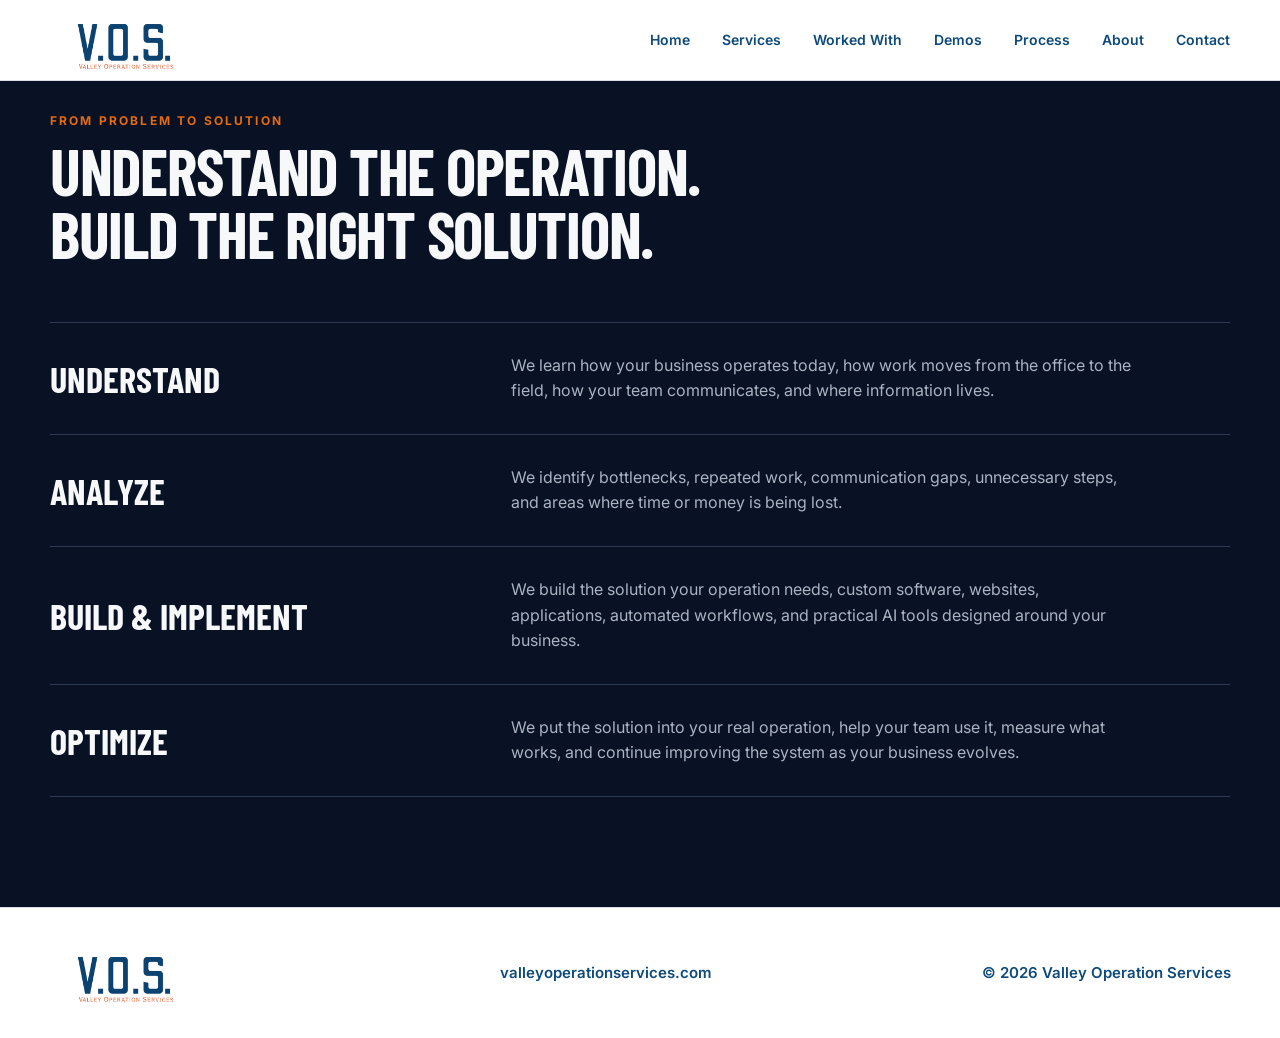
<file: process/index.html>
<!DOCTYPE html>
<html lang="en">
<head>
  <meta charset="UTF-8" />
  <meta name="viewport" content="width=device-width, initial-scale=1.0" />
  <meta
    name="description"
    content="How V.O.S. moves from understanding your operation to building and implementing the right solution."
  />

  <title>Our Process | V.O.S.</title>

  <link rel="icon" href="/favicon.svg" type="image/svg+xml">
  <link rel="icon" href="/favicon-32.png" sizes="32x32" type="image/png">
  <link rel="apple-touch-icon" href="/apple-touch-icon.png">
  <meta name="theme-color" content="#081224">

  <meta property="og:type" content="website">
  <meta property="og:site_name" content="Valley Operation Services">
  <meta property="og:title" content="Our Process | V.O.S.">
  <meta property="og:description" content="How V.O.S. moves from understanding your operation to building and implementing the right solution.">
  <meta property="og:url" content="https://valleyoperationservices.com/process/">
  <meta property="og:image" content="https://valleyoperationservices.com/og-image.jpg">
  <meta property="og:image:width" content="1200">
  <meta property="og:image:height" content="630">
  <meta name="twitter:card" content="summary_large_image">

  <link rel="preconnect" href="https://fonts.googleapis.com">
  <link rel="preconnect" href="https://fonts.gstatic.com" crossorigin>

  <link
    href="https://fonts.googleapis.com/css2?family=Barlow+Condensed:wght@600;700&family=Inter:wght@400;500;600;700&display=swap"
    rel="stylesheet"
  >

  <link rel="stylesheet" href="/styles.css?v=20" />

  <!-- Google tag (gtag.js) - Google Ads -->
  <script async src="https://www.googletagmanager.com/gtag/js?id=AW-18516647561"></script>
  <script>
    window.dataLayer = window.dataLayer || [];
    function gtag(){dataLayer.push(arguments);}
    gtag('js', new Date());
    gtag('config', 'AW-18516647561');
  </script>
</head>

<body>

<header class="site-header">
    <div class="container nav-wrap">

      <a class="brand" href="/" aria-label="V.O.S. home">
        <img
          src="/vos-logo.png"
          alt="Valley Operation Services"
          class="brand-logo"
        >
      </a>

      <button
        class="menu-toggle"
        aria-label="Open navigation"
        aria-expanded="false"
      >
        <span></span>
        <span></span>
        <span></span>
      </button>

      <nav class="site-nav">
        <a href="/">Home</a>
        <a href="/services/">Services</a>
        <a href="/worked-with/">Worked With</a>
        <a href="/demos/">Demos</a>
        <a href="/process/">Process</a>
        <a href="/about/">About</a>
        <a href="/contact/" class="nav-cta">Contact</a>
      </nav>

    </div>
  </header>

  <main id="top">

<!-- PROCESS -->
    <section id="process" class="process section">

      <div class="container">

        <div class="section-heading process-heading">

          <div>

            <p class="section-kicker">
              FROM PROBLEM TO SOLUTION
            </p>

            <h2>
              Understand the operation.<br>
              Build the right solution.
            </h2>

          </div>

        </div>


        <div class="process-list">

          <div class="process-step">

            <h3>
              Understand
            </h3>

            <p>
              We learn how your business operates today, how work moves from the office
              to the field, how your team communicates, and where information lives.
            </p>

          </div>


          <div class="process-step">

            <h3>
              Analyze
            </h3>

            <p>
              We identify bottlenecks, repeated work, communication gaps, unnecessary
              steps, and areas where time or money is being lost.
            </p>

          </div>


          <div class="process-step">

            <h3>
              Build & Implement
            </h3>

            <p>
              We build the solution your operation needs, custom software, websites,
              applications, automated workflows, and practical AI tools designed around your business.
            </p>

          </div>


          <div class="process-step">

            <h3>
              Optimize
            </h3>

            <p>
              We put the solution into your real operation, help your team use it,
              measure what works, and continue improving the system as your business evolves.
            </p>

          </div>

        </div>

      </div>
    </section>


  </main>


<!-- FOOTER -->
  <footer>

    <div class="container footer-grid">

      <div class="brand footer-brand">
        <img
          src="/vos-logo.png"
          alt="Valley Operation Services"
          class="footer-logo"
        >
      </div>

      <p>
        <a
          href="https://valleyoperationservices.com"
          class="footer-domain"
        >
          valleyoperationservices.com
        </a>
      </p>

      <p>
        © <span id="year"></span> Valley Operation Services
      </p>

    </div>

  </footer>

  <script src="/script.js?v=8"></script>

</body>
</html>
</file>
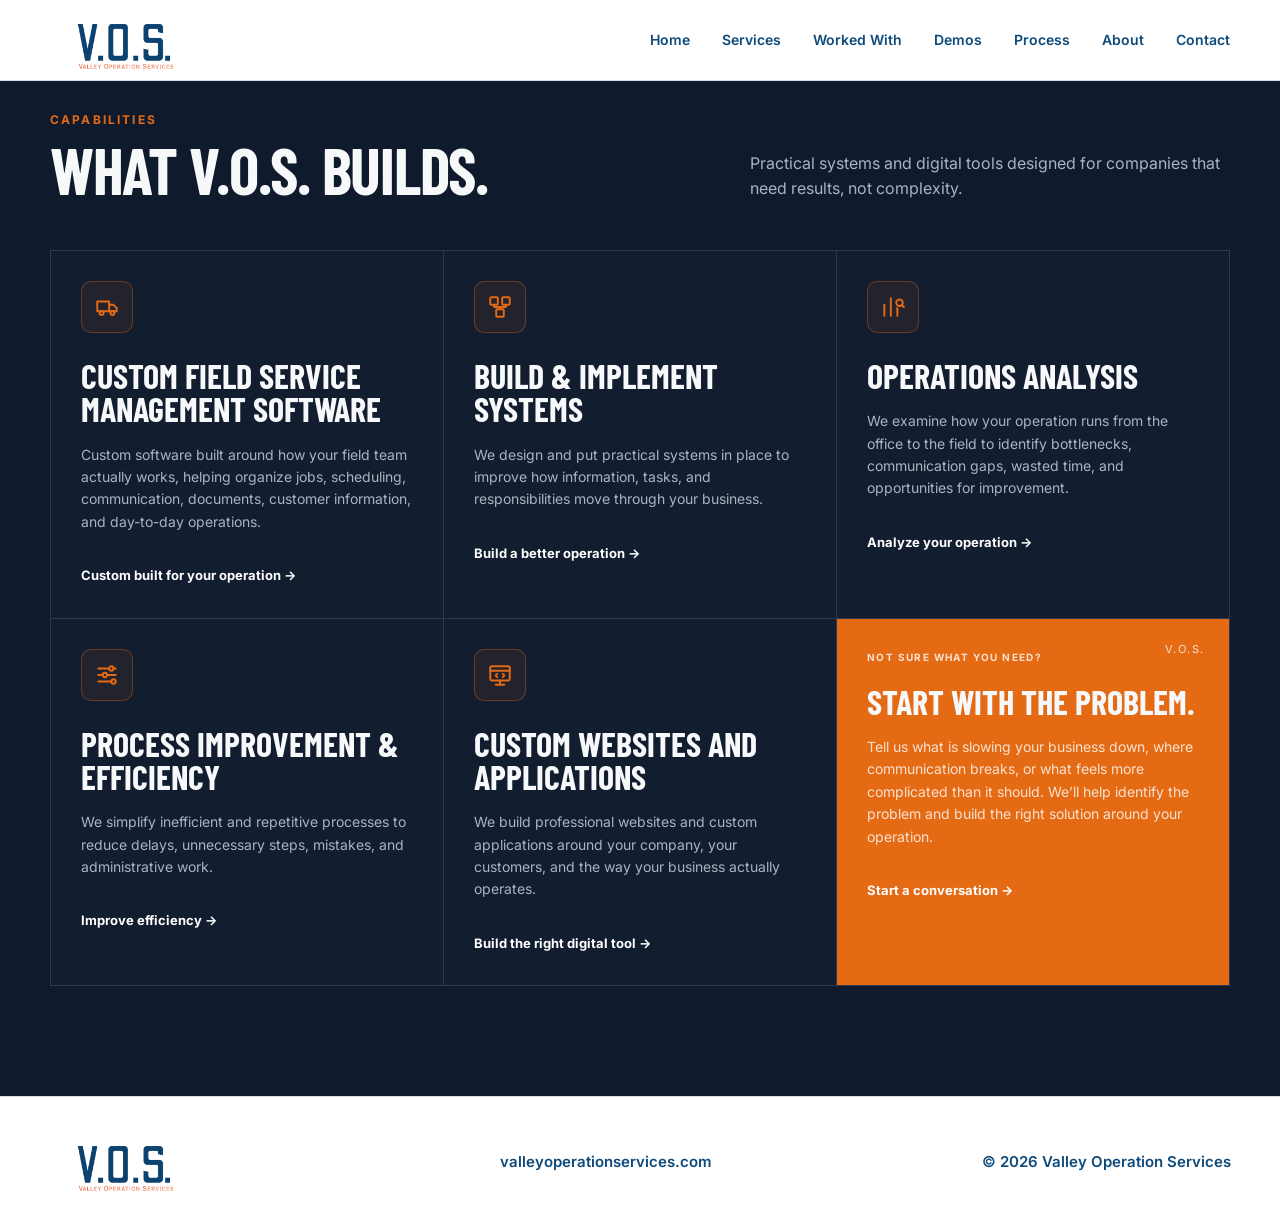
<file: services/index.html>
<!DOCTYPE html>
<html lang="en">
<head>
  <meta charset="UTF-8" />
  <meta name="viewport" content="width=device-width, initial-scale=1.0" />
  <meta
    name="description"
    content="Custom field service software, systems, websites, and process improvement built around how your business actually operates."
  />

  <title>Services | V.O.S.</title>

  <link rel="icon" href="/favicon.svg" type="image/svg+xml">
  <link rel="icon" href="/favicon-32.png" sizes="32x32" type="image/png">
  <link rel="apple-touch-icon" href="/apple-touch-icon.png">
  <meta name="theme-color" content="#081224">

  <meta property="og:type" content="website">
  <meta property="og:site_name" content="Valley Operation Services">
  <meta property="og:title" content="Services | V.O.S.">
  <meta property="og:description" content="Custom field service software, systems, websites, and process improvement built around how your business actually operates.">
  <meta property="og:url" content="https://valleyoperationservices.com/services/">
  <meta property="og:image" content="https://valleyoperationservices.com/og-image.jpg">
  <meta property="og:image:width" content="1200">
  <meta property="og:image:height" content="630">
  <meta name="twitter:card" content="summary_large_image">

  <link rel="preconnect" href="https://fonts.googleapis.com">
  <link rel="preconnect" href="https://fonts.gstatic.com" crossorigin>

  <link
    href="https://fonts.googleapis.com/css2?family=Barlow+Condensed:wght@600;700&family=Inter:wght@400;500;600;700&display=swap"
    rel="stylesheet"
  >

  <link rel="stylesheet" href="/styles.css?v=20" />

  <!-- Google tag (gtag.js) - Google Ads -->
  <script async src="https://www.googletagmanager.com/gtag/js?id=AW-18516647561"></script>
  <script>
    window.dataLayer = window.dataLayer || [];
    function gtag(){dataLayer.push(arguments);}
    gtag('js', new Date());
    gtag('config', 'AW-18516647561');
  </script>
</head>

<body>

<header class="site-header">
    <div class="container nav-wrap">

      <a class="brand" href="/" aria-label="V.O.S. home">
        <img
          src="/vos-logo.png"
          alt="Valley Operation Services"
          class="brand-logo"
        >
      </a>

      <button
        class="menu-toggle"
        aria-label="Open navigation"
        aria-expanded="false"
      >
        <span></span>
        <span></span>
        <span></span>
      </button>

      <nav class="site-nav">
        <a href="/">Home</a>
        <a href="/services/">Services</a>
        <a href="/worked-with/">Worked With</a>
        <a href="/demos/">Demos</a>
        <a href="/process/">Process</a>
        <a href="/about/">About</a>
        <a href="/contact/" class="nav-cta">Contact</a>
      </nav>

    </div>
  </header>

  <main id="top">

<!-- SERVICES -->
    <section id="services" class="services section">

      <div class="container">

        <div class="section-heading">

          <div>
            <p class="section-kicker">
              CAPABILITIES
            </p>

            <h2>
              What V.O.S. builds.
            </h2>
          </div>

          <p>
            Practical systems and digital tools designed for companies that need results, not complexity.
          </p>

        </div>


        <div class="service-grid">

          <!-- SERVICE 1 -->
          <a class="service-card" href="/services/field-service-software/">


            <div class="service-icon"><svg viewBox="0 0 24 24" fill="none" stroke="currentColor" stroke-width="1.8" stroke-linecap="round" stroke-linejoin="round" aria-hidden="true"><path d="M3 7h11v9H3z"/><path d="M14 10h4l3 3v3h-7"/><circle cx="7" cy="17.5" r="1.8"/><circle cx="17" cy="17.5" r="1.8"/></svg></div>

            <h3>
              Custom Field Service Management Software
            </h3>

            <p>
              Custom software built around how your field team actually works, helping organize jobs,
              scheduling, communication, documents, customer information, and day-to-day operations.
            </p>

            <span class="service-link">
              Custom built for your operation →
            </span>

          </a>


          <!-- SERVICE 2 -->
          <a class="service-card" href="/services/systems/">


            <div class="service-icon"><svg viewBox="0 0 24 24" fill="none" stroke="currentColor" stroke-width="1.8" stroke-linecap="round" stroke-linejoin="round" aria-hidden="true"><rect x="3" y="3" width="7" height="7" rx="1"/><rect x="14" y="3" width="7" height="7" rx="1"/><rect x="8.5" y="14" width="7" height="7" rx="1"/><path d="M6.5 10v2h11v-2M12 12v2"/></svg></div>

            <h3>
              Build & Implement Systems
            </h3>

            <p>
              We design and put practical systems in place to improve how information, tasks,
              and responsibilities move through your business.
            </p>

            <span class="service-link">
              Build a better operation →
            </span>

          </a>


          <!-- SERVICE 3 -->
          <a class="service-card" href="/services/operations-analysis/">


            <div class="service-icon"><svg viewBox="0 0 24 24" fill="none" stroke="currentColor" stroke-width="1.8" stroke-linecap="round" stroke-linejoin="round" aria-hidden="true"><path d="M4 20V10M10 20V4M16 20v-7"/><circle cx="18" cy="8" r="3"/><path d="m20.2 10.2 1.8 1.8"/></svg></div>

            <h3>
              Operations Analysis
            </h3>

            <p>
              We examine how your operation runs from the office to the field to identify
              bottlenecks, communication gaps, wasted time, and opportunities for improvement.
            </p>

            <span class="service-link">
              Analyze your operation →
            </span>

          </a>


          <!-- SERVICE 4 -->
          <a class="service-card" href="/services/process-improvement/">


            <div class="service-icon"><svg viewBox="0 0 24 24" fill="none" stroke="currentColor" stroke-width="1.8" stroke-linecap="round" stroke-linejoin="round" aria-hidden="true"><path d="M4 6h10M18 6h2M4 12h4M12 12h8M4 18h12M20 18h0"/><circle cx="16" cy="6" r="2"/><circle cx="10" cy="12" r="2"/><circle cx="18" cy="18" r="2"/></svg></div>

            <h3>
              Process Improvement & Efficiency
            </h3>

            <p>
              We simplify inefficient and repetitive processes to reduce delays,
              unnecessary steps, mistakes, and administrative work.
            </p>

            <span class="service-link">
              Improve efficiency →
            </span>

          </a>


          <!-- SERVICE 5 -->
          <a class="service-card" href="/services/websites-applications/">


            <div class="service-icon"><svg viewBox="0 0 24 24" fill="none" stroke="currentColor" stroke-width="1.8" stroke-linecap="round" stroke-linejoin="round" aria-hidden="true"><rect x="3" y="4" width="18" height="13" rx="1.5"/><path d="M3 8h18M8 21h8M12 17v4"/><path d="m9.5 11-1.5 1.5 1.5 1.5M14.5 11l1.5 1.5-1.5 1.5"/></svg></div>

            <h3>
              Custom Websites and Applications
            </h3>

            <p>
              We build professional websites and custom applications around your company,
              your customers, and the way your business actually operates.
            </p>

            <span class="service-link">
              Build the right digital tool →
            </span>

          </a>


          <!-- SERVICE CTA -->
          <a class="service-card service-card-accent" href="/contact/">

            <span class="service-number">
              V.O.S.
            </span>

            <p class="accent-small">
              NOT SURE WHAT YOU NEED?
            </p>

            <h3>
              Start With the Problem.
            </h3>

            <p>
              Tell us what is slowing your business down, where communication breaks,
              or what feels more complicated than it should. We’ll help identify the problem
              and build the right solution around your operation.
            </p>

            <span class="text-cta">Start a conversation →</span>

          </a>

        </div>

      </div>
    </section>


  </main>


<!-- FOOTER -->
  <footer>

    <div class="container footer-grid">

      <div class="brand footer-brand">
        <img
          src="/vos-logo.png"
          alt="Valley Operation Services"
          class="footer-logo"
        >
      </div>

      <p>
        <a
          href="https://valleyoperationservices.com"
          class="footer-domain"
        >
          valleyoperationservices.com
        </a>
      </p>

      <p>
        © <span id="year"></span> Valley Operation Services
      </p>

    </div>

  </footer>

  <script src="/script.js?v=8"></script>

</body>
</html>
</file>
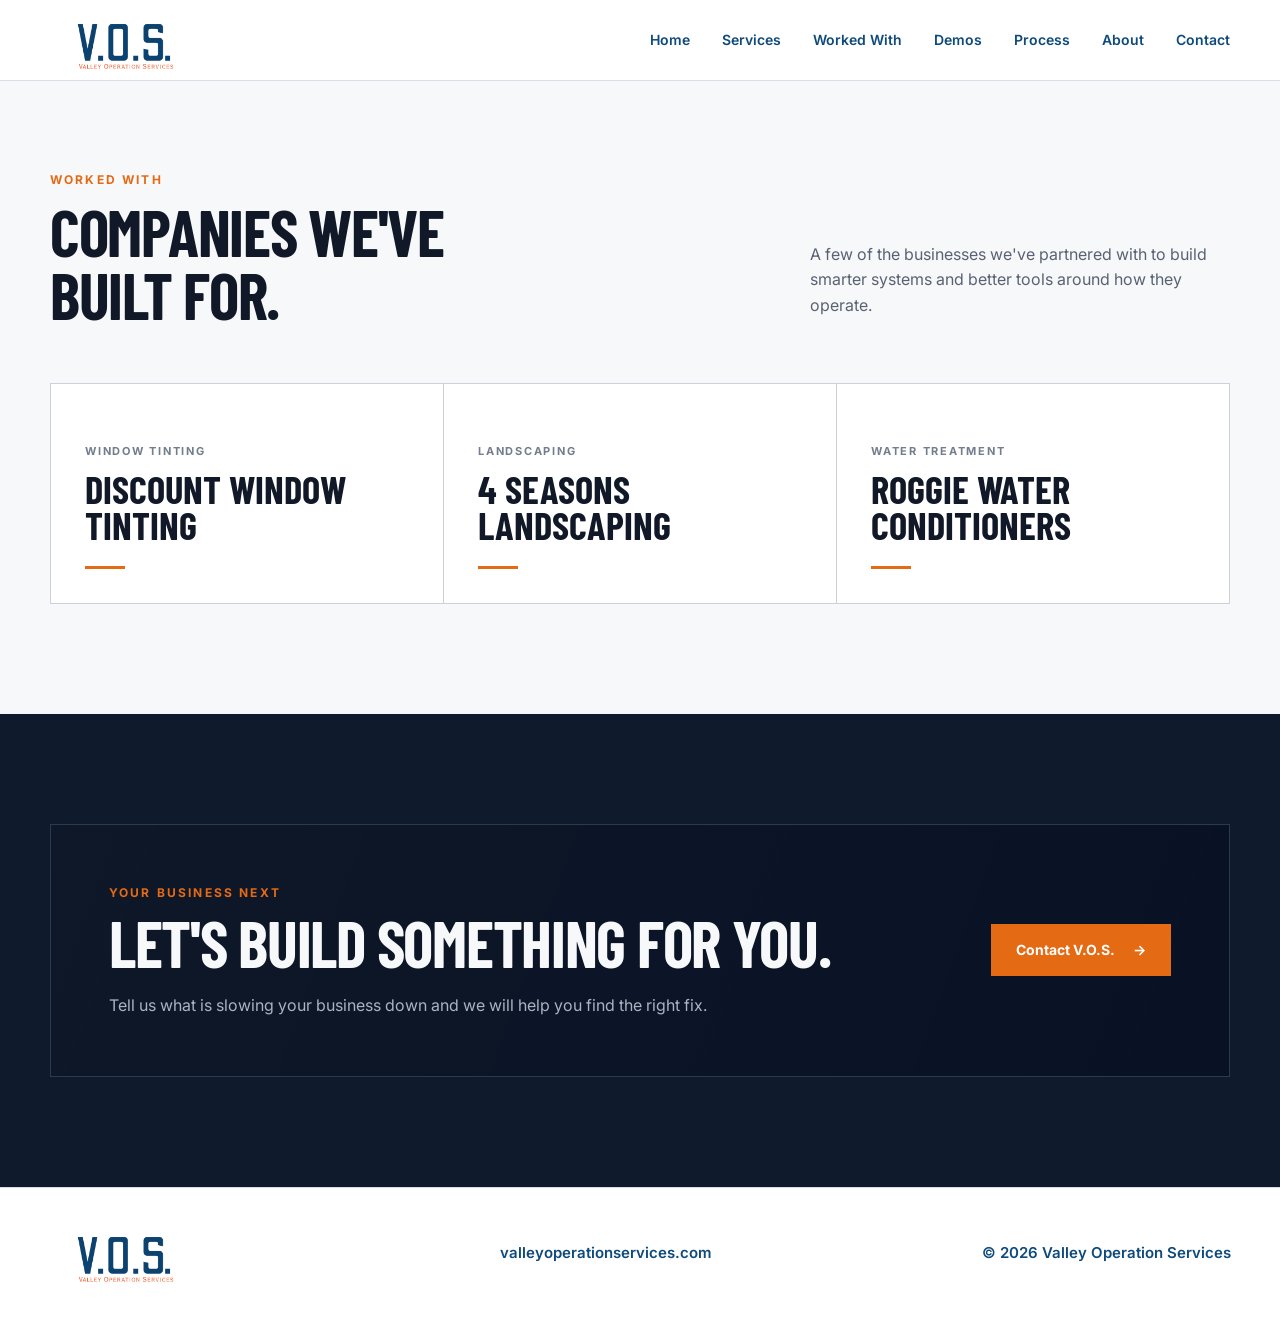
<file: worked-with/index.html>
<!DOCTYPE html>
<html lang="en">
<head>
  <meta charset="UTF-8" />
  <meta name="viewport" content="width=device-width, initial-scale=1.0" />
  <meta
    name="description"
    content="A look at the businesses Valley Operation Services has partnered with to build smarter systems and tools."
  />

  <title>Worked With | V.O.S.</title>

  <link rel="icon" href="/favicon.svg" type="image/svg+xml">
  <link rel="icon" href="/favicon-32.png" sizes="32x32" type="image/png">
  <link rel="apple-touch-icon" href="/apple-touch-icon.png">
  <meta name="theme-color" content="#081224">

  <meta property="og:type" content="website">
  <meta property="og:site_name" content="Valley Operation Services">
  <meta property="og:title" content="Worked With | V.O.S.">
  <meta property="og:description" content="A look at the businesses Valley Operation Services has partnered with to build smarter systems and tools.">
  <meta property="og:url" content="https://valleyoperationservices.com/worked-with/">
  <meta property="og:image" content="https://valleyoperationservices.com/og-image.jpg">
  <meta property="og:image:width" content="1200">
  <meta property="og:image:height" content="630">
  <meta name="twitter:card" content="summary_large_image">

  <link rel="preconnect" href="https://fonts.googleapis.com">
  <link rel="preconnect" href="https://fonts.gstatic.com" crossorigin>

  <link
    href="https://fonts.googleapis.com/css2?family=Barlow+Condensed:wght@600;700&family=Inter:wght@400;500;600;700&display=swap"
    rel="stylesheet"
  >

  <link rel="stylesheet" href="/styles.css?v=20" />

  <!-- Google tag (gtag.js) - Google Ads -->
  <script async src="https://www.googletagmanager.com/gtag/js?id=AW-18516647561"></script>
  <script>
    window.dataLayer = window.dataLayer || [];
    function gtag(){dataLayer.push(arguments);}
    gtag('js', new Date());
    gtag('config', 'AW-18516647561');
  </script>
</head>

<body>

<header class="site-header">
    <div class="container nav-wrap">

      <a class="brand" href="/" aria-label="V.O.S. home">
        <img
          src="/vos-logo.png"
          alt="Valley Operation Services"
          class="brand-logo"
        >
      </a>

      <button
        class="menu-toggle"
        aria-label="Open navigation"
        aria-expanded="false"
      >
        <span></span>
        <span></span>
        <span></span>
      </button>

      <nav class="site-nav">
        <a href="/">Home</a>
        <a href="/services/">Services</a>
        <a href="/worked-with/">Worked With</a>
        <a href="/demos/">Demos</a>
        <a href="/process/">Process</a>
        <a href="/about/">About</a>
        <a href="/contact/" class="nav-cta">Contact</a>
      </nav>

    </div>
  </header>

  <main id="top">

<!-- WORKED WITH -->
    <section id="worked-with" class="industries ww-page section">

      <div class="container">

        <div class="ww-heading">
          <div>
            <p class="section-kicker">WORKED WITH</p>
            <h2>Companies we've<br>built for.</h2>
          </div>
          <p>
            A few of the businesses we've partnered with to build smarter
            systems and better tools around how they operate.
          </p>
        </div>

        <div class="ww-grid">

          <div class="ww-card">
            <p class="ww-industry">Window Tinting</p>
            <h3>Discount Window Tinting</h3>
            <div class="ww-line"></div>
          </div>

          <div class="ww-card">
            <p class="ww-industry">Landscaping</p>
            <h3>4 Seasons Landscaping</h3>
            <div class="ww-line"></div>
          </div>

          <div class="ww-card">
            <p class="ww-industry">Water Treatment</p>
            <h3>Roggie Water Conditioners</h3>
            <div class="ww-line"></div>
          </div>

        </div>

      </div>
    </section>

<!-- CTA -->
    <section class="contact section">
      <div class="container contact-panel">
        <div>
          <p class="section-kicker">YOUR BUSINESS NEXT</p>
          <h2>Let's build something for you.</h2>
          <p>
            Tell us what is slowing your business down and we will help you find the right fix.
          </p>
        </div>
        <a href="/contact/" class="btn btn-primary btn-large">Contact V.O.S. <span>→</span></a>
      </div>
    </section>


  </main>


<!-- FOOTER -->
  <footer>

    <div class="container footer-grid">

      <div class="brand footer-brand">
        <img
          src="/vos-logo.png"
          alt="Valley Operation Services"
          class="footer-logo"
        >
      </div>

      <p>
        <a
          href="https://valleyoperationservices.com"
          class="footer-domain"
        >
          valleyoperationservices.com
        </a>
      </p>

      <p>
        © <span id="year"></span> Valley Operation Services
      </p>

    </div>

  </footer>

  <script src="/script.js?v=8"></script>

</body>
</html>
</file>
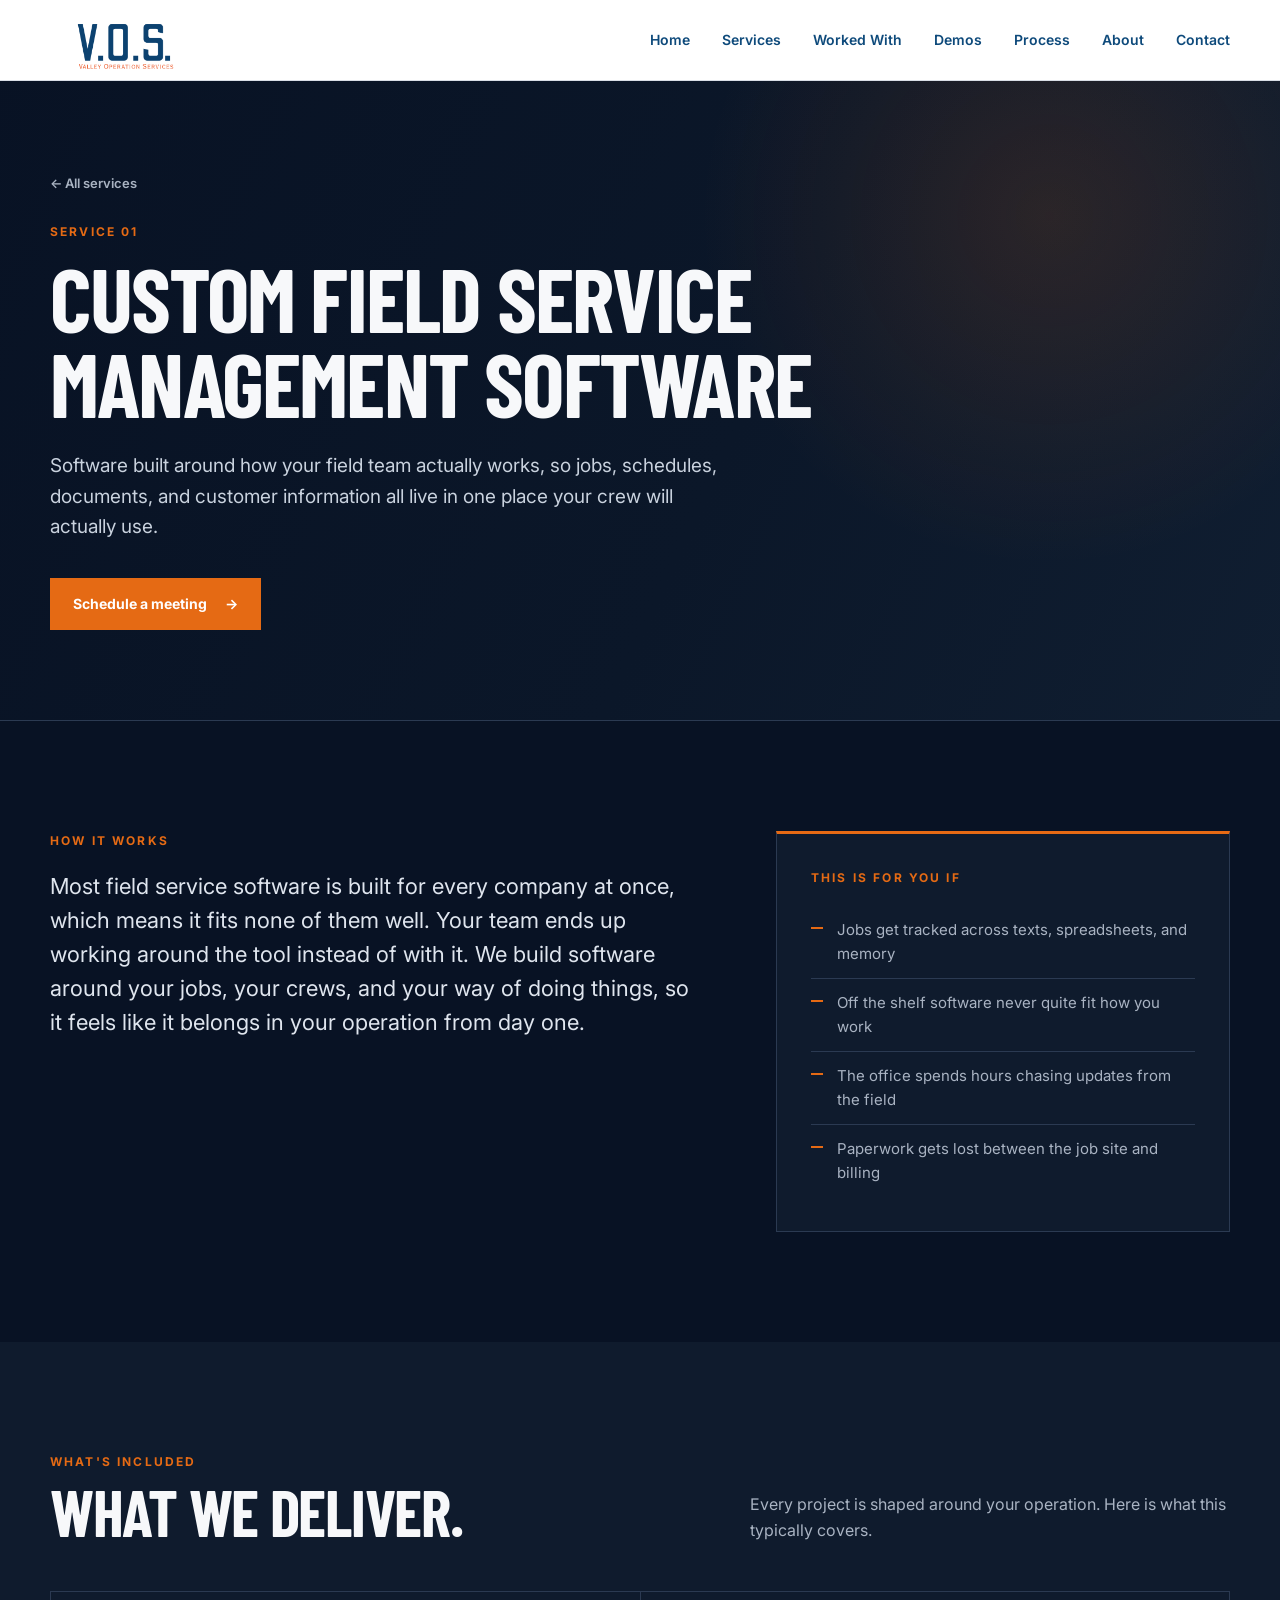
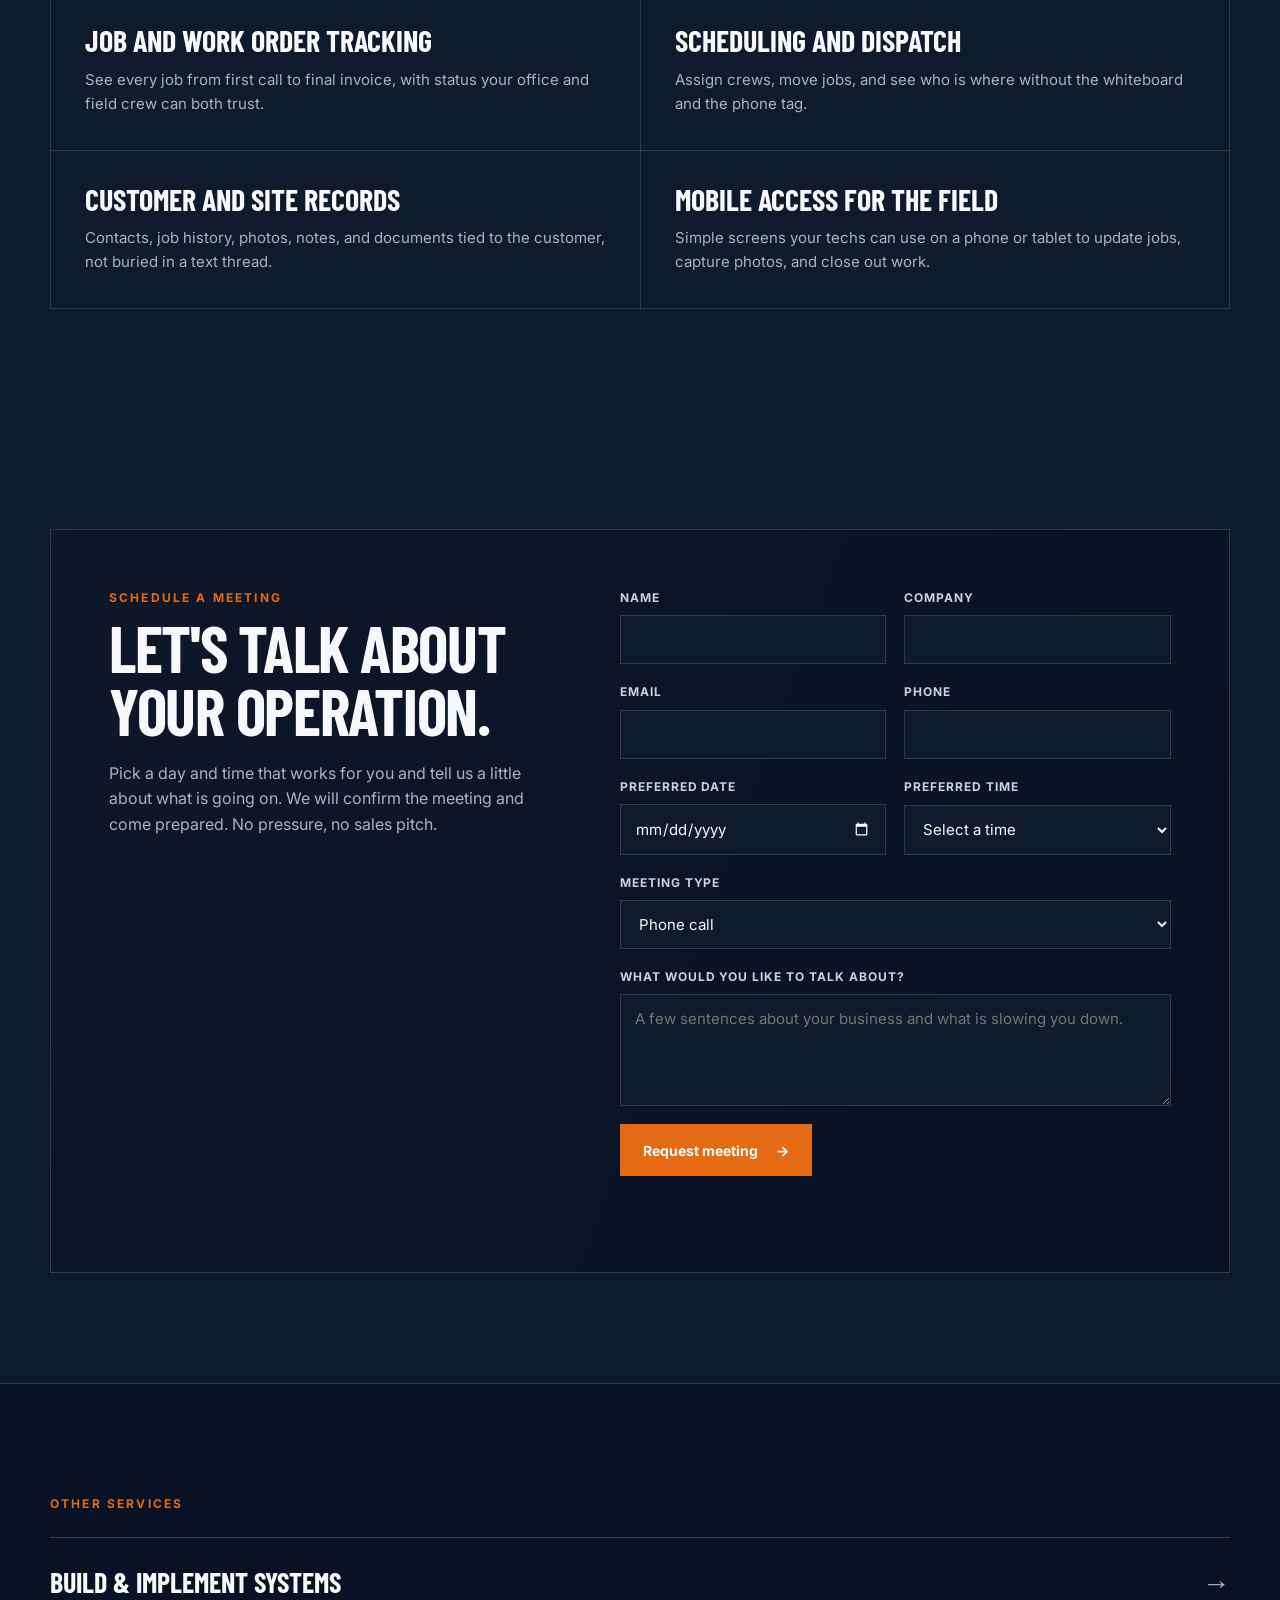
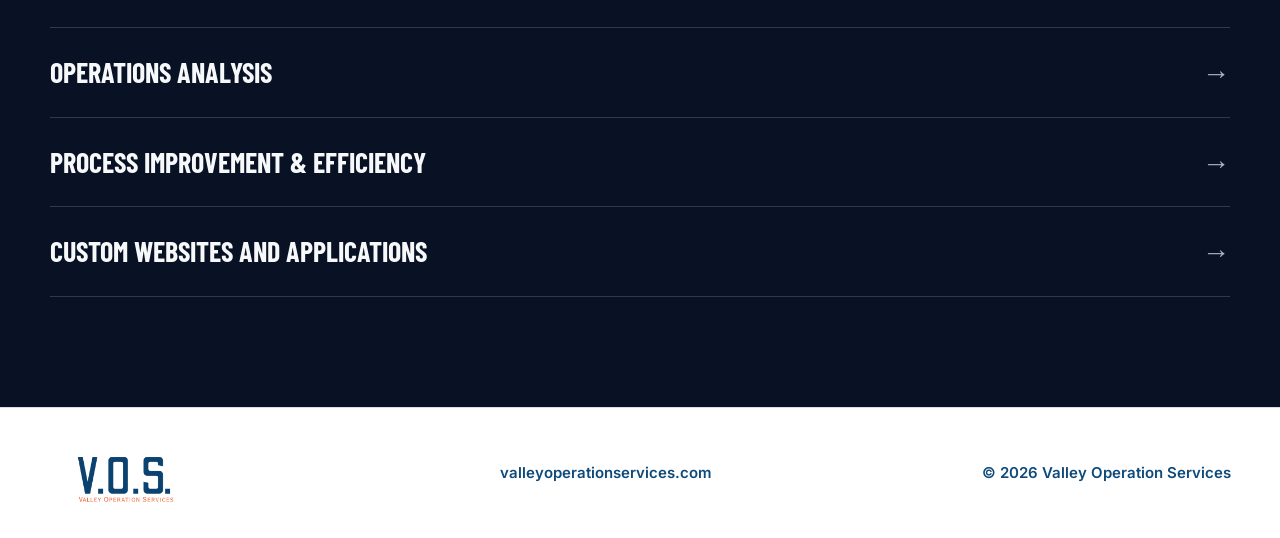
<file: services/field-service-software/index.html>
<!DOCTYPE html>
<html lang="en">
<head>
  <meta charset="UTF-8" />
  <meta name="viewport" content="width=device-width, initial-scale=1.0" />
  <meta
    name="description"
    content="Software built around how your field team actually works, so jobs, schedules, documents, and customer information all live in one place your crew will actually use."
  />

  <title>Custom Field Service Management Software | V.O.S.</title>

  <link rel="icon" href="/favicon.svg" type="image/svg+xml">
  <link rel="icon" href="/favicon-32.png" sizes="32x32" type="image/png">
  <link rel="apple-touch-icon" href="/apple-touch-icon.png">
  <meta name="theme-color" content="#081224">

  <meta property="og:type" content="website">
  <meta property="og:site_name" content="Valley Operation Services">
  <meta property="og:title" content="Custom Field Service Management Software | V.O.S.">
  <meta property="og:description" content="Software built around how your field team actually works, so jobs, schedules, documents, and customer information all live in one place your crew will actually use.">
  <meta property="og:url" content="https://valleyoperationservices.com/services/field-service-software/">
  <meta property="og:image" content="https://valleyoperationservices.com/og-image.jpg">
  <meta property="og:image:width" content="1200">
  <meta property="og:image:height" content="630">
  <meta name="twitter:card" content="summary_large_image">

  <link rel="preconnect" href="https://fonts.googleapis.com">
  <link rel="preconnect" href="https://fonts.gstatic.com" crossorigin>

  <link
    href="https://fonts.googleapis.com/css2?family=Barlow+Condensed:wght@600;700&family=Inter:wght@400;500;600;700&display=swap"
    rel="stylesheet"
  >

  <link rel="stylesheet" href="/styles.css?v=20" />

  <!-- Google tag (gtag.js) - Google Ads -->
  <script async src="https://www.googletagmanager.com/gtag/js?id=AW-18516647561"></script>
  <script>
    window.dataLayer = window.dataLayer || [];
    function gtag(){dataLayer.push(arguments);}
    gtag('js', new Date());
    gtag('config', 'AW-18516647561');
  </script>
</head>

<body>

<header class="site-header">
    <div class="container nav-wrap">

      <a class="brand" href="/" aria-label="V.O.S. home">
        <img
          src="/vos-logo.png"
          alt="Valley Operation Services"
          class="brand-logo"
        >
      </a>

      <button
        class="menu-toggle"
        aria-label="Open navigation"
        aria-expanded="false"
      >
        <span></span>
        <span></span>
        <span></span>
      </button>

      <nav class="site-nav">
        <a href="/">Home</a>
        <a href="/services/">Services</a>
        <a href="/worked-with/">Worked With</a>
        <a href="/demos/">Demos</a>
        <a href="/process/">Process</a>
        <a href="/about/">About</a>
        <a href="/contact/" class="nav-cta">Contact</a>
      </nav>

    </div>
  </header>

  <main id="top">

<!-- SERVICE HERO -->
    <section class="svc-hero">
      <div class="container">
        <a href="/services/" class="svc-back">← All services</a>
        <p class="section-kicker">SERVICE 01</p>
        <h1>Custom Field Service Management Software</h1>
        <p class="svc-lead">Software built around how your field team actually works, so jobs, schedules, documents, and customer information all live in one place your crew will actually use.</p>
        <div class="hero-actions">
          <a href="#schedule" class="btn btn-primary">Schedule a meeting <span>→</span></a>
        </div>
      </div>
    </section>

<!-- OVERVIEW -->
    <section class="svc-overview section">
      <div class="container svc-overview-grid">
        <div>
          <p class="section-kicker">HOW IT WORKS</p>
          <p class="svc-intro">Most field service software is built for every company at once, which means it fits none of them well. Your team ends up working around the tool instead of with it. We build software around your jobs, your crews, and your way of doing things, so it feels like it belongs in your operation from day one.</p>
        </div>
        <aside class="svc-signs">
          <p class="section-kicker">THIS IS FOR YOU IF</p>
          <ul>
              <li>Jobs get tracked across texts, spreadsheets, and memory</li>
              <li>Off the shelf software never quite fit how you work</li>
              <li>The office spends hours chasing updates from the field</li>
              <li>Paperwork gets lost between the job site and billing</li>
          </ul>
        </aside>
      </div>
    </section>

<!-- WHAT'S INCLUDED -->
    <section class="services section">
      <div class="container">
        <div class="section-heading">
          <div>
            <p class="section-kicker">WHAT'S INCLUDED</p>
            <h2>What we deliver.</h2>
          </div>
          <p>Every project is shaped around your operation. Here is what this typically covers.</p>
        </div>
        <div class="svc-include-grid">
            <div class="svc-include">
              <h3>Job and work order tracking</h3>
              <p>See every job from first call to final invoice, with status your office and field crew can both trust.</p>
            </div>
            <div class="svc-include">
              <h3>Scheduling and dispatch</h3>
              <p>Assign crews, move jobs, and see who is where without the whiteboard and the phone tag.</p>
            </div>
            <div class="svc-include">
              <h3>Customer and site records</h3>
              <p>Contacts, job history, photos, notes, and documents tied to the customer, not buried in a text thread.</p>
            </div>
            <div class="svc-include">
              <h3>Mobile access for the field</h3>
              <p>Simple screens your techs can use on a phone or tablet to update jobs, capture photos, and close out work.</p>
            </div>
        </div>
      </div>
    </section>

<!-- SCHEDULE -->
    <section id="schedule" class="contact section">
      <div class="container schedule-panel">
        <div class="schedule-copy">
          <p class="section-kicker">SCHEDULE A MEETING</p>
          <h2>Let's talk about your operation.</h2>
          <p>
            Pick a day and time that works for you and tell us a little about what is going on.
            We will confirm the meeting and come prepared. No pressure, no sales pitch.
          </p>
          <a class="btn btn-secondary booking-link" href="#" hidden target="_blank" rel="noopener">
            Pick a time on our calendar <span>→</span>
          </a>
        </div>

        <form class="schedule-form" data-service="Custom Field Service Management Software">
          <div class="form-row">
            <label>Name<input type="text" name="name" required autocomplete="name"></label>
            <label>Company<input type="text" name="company" autocomplete="organization"></label>
          </div>
          <div class="form-row">
            <label>Email<input type="email" name="email" required autocomplete="email"></label>
            <label>Phone<input type="tel" name="phone" autocomplete="tel"></label>
          </div>
          <div class="form-row">
            <label>Preferred date<input type="date" name="date" required></label>
            <label>Preferred time
              <select name="time" required>
                <option value="">Select a time</option>
                <option>Morning (8 to 11 AM)</option>
                <option>Midday (11 AM to 1 PM)</option>
                <option>Afternoon (1 to 5 PM)</option>
              </select>
            </label>
          </div>
          <label>Meeting type
            <select name="format">
              <option>Phone call</option>
              <option>Video call</option>
              <option>In person</option>
            </select>
          </label>
          <label>What would you like to talk about?
            <textarea name="notes" rows="4" placeholder="A few sentences about your business and what is slowing you down."></textarea>
          </label>
          <button type="submit" class="btn btn-primary">Request meeting <span>→</span></button>
          <input type="text" name="_honey" class="form-honey" tabindex="-1" autocomplete="off" aria-hidden="true">
          <p class="form-status" role="status" aria-live="polite"></p>
        </form>
      </div>
    </section>

<!-- OTHER SERVICES -->
    <section class="svc-more section">
      <div class="container">
        <p class="section-kicker">OTHER SERVICES</p>
        <div class="svc-more-list">
          <a href="/services/systems/" class="svc-more-link">
            Build &amp; Implement Systems<em>→</em>
          </a>
          <a href="/services/operations-analysis/" class="svc-more-link">
            Operations Analysis<em>→</em>
          </a>
          <a href="/services/process-improvement/" class="svc-more-link">
            Process Improvement &amp; Efficiency<em>→</em>
          </a>
          <a href="/services/websites-applications/" class="svc-more-link">
            Custom Websites and Applications<em>→</em>
          </a>
        </div>
      </div>
    </section>

  </main>


<!-- FOOTER -->
  <footer>

    <div class="container footer-grid">

      <div class="brand footer-brand">
        <img
          src="/vos-logo.png"
          alt="Valley Operation Services"
          class="footer-logo"
        >
      </div>

      <p>
        <a
          href="https://valleyoperationservices.com"
          class="footer-domain"
        >
          valleyoperationservices.com
        </a>
      </p>

      <p>
        © <span id="year"></span> Valley Operation Services
      </p>

    </div>

  </footer>

  <script src="/script.js?v=8"></script>

</body>
</html>
</file>
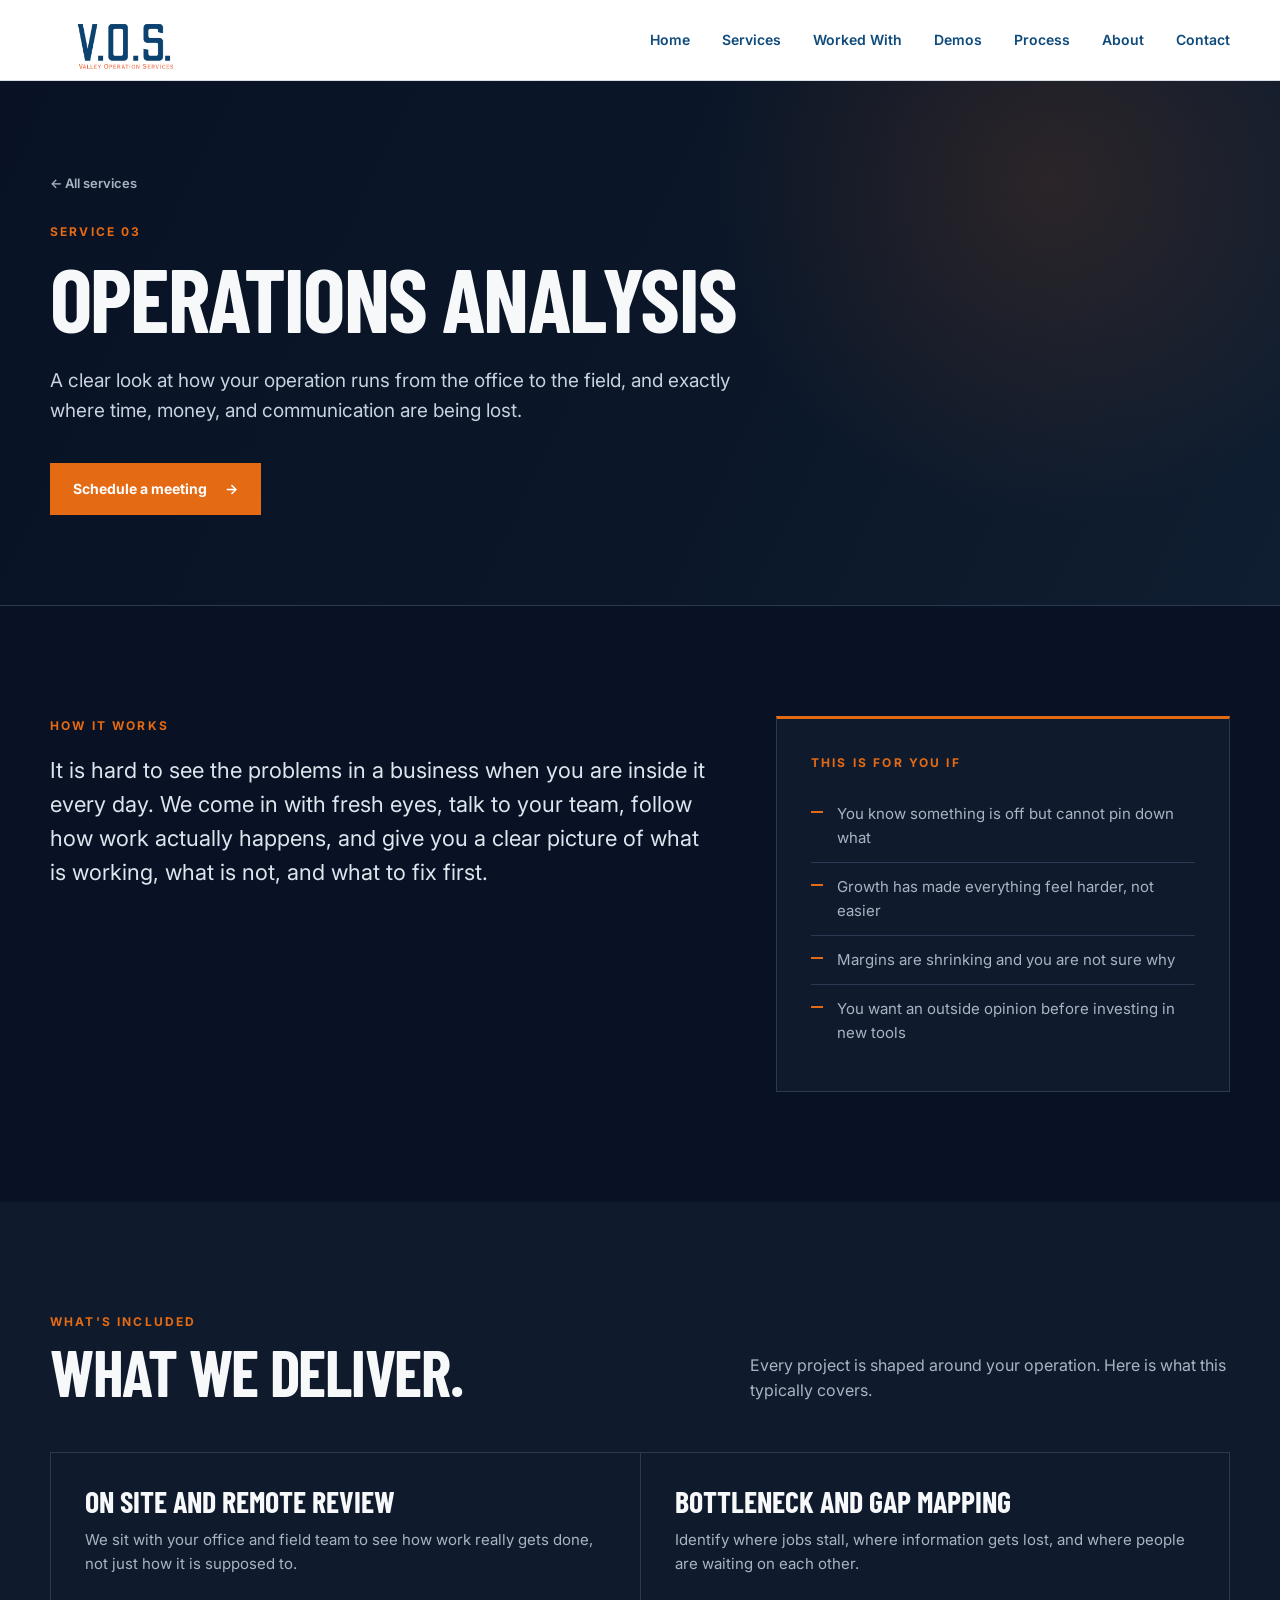
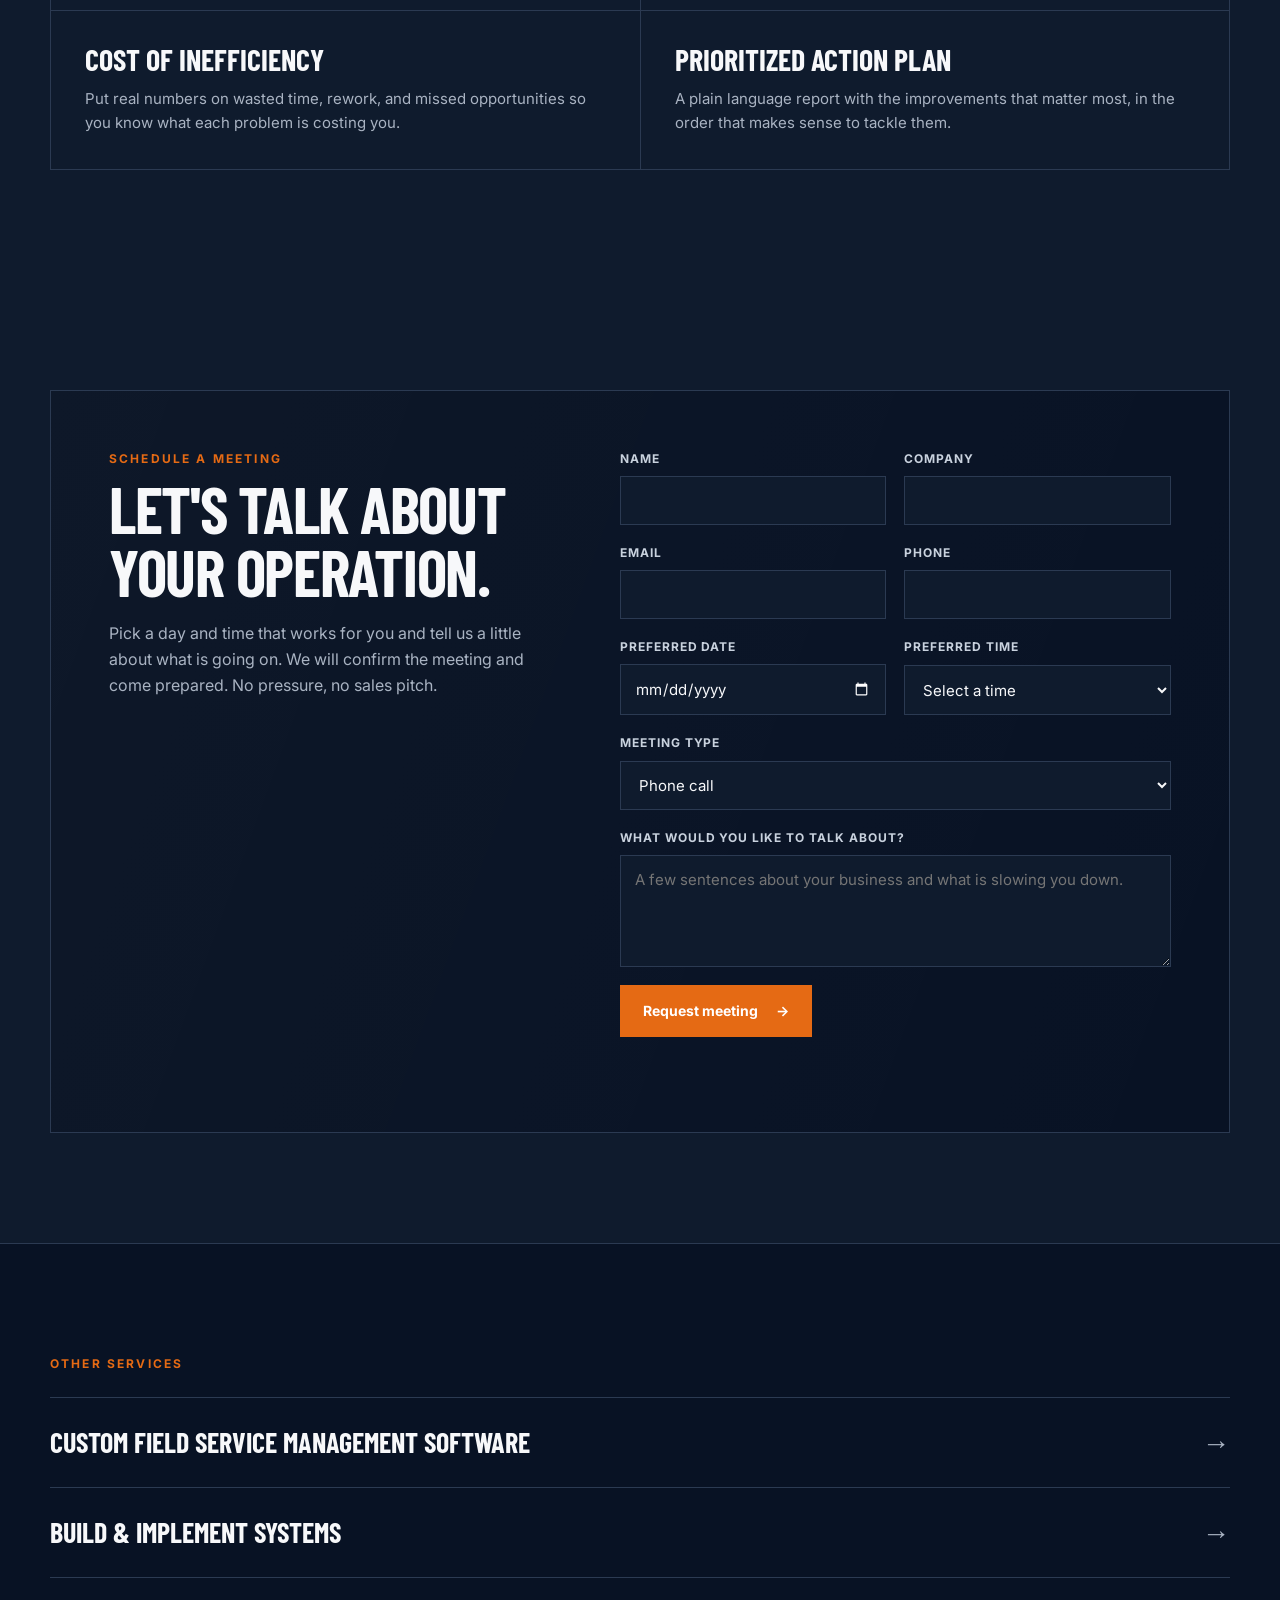
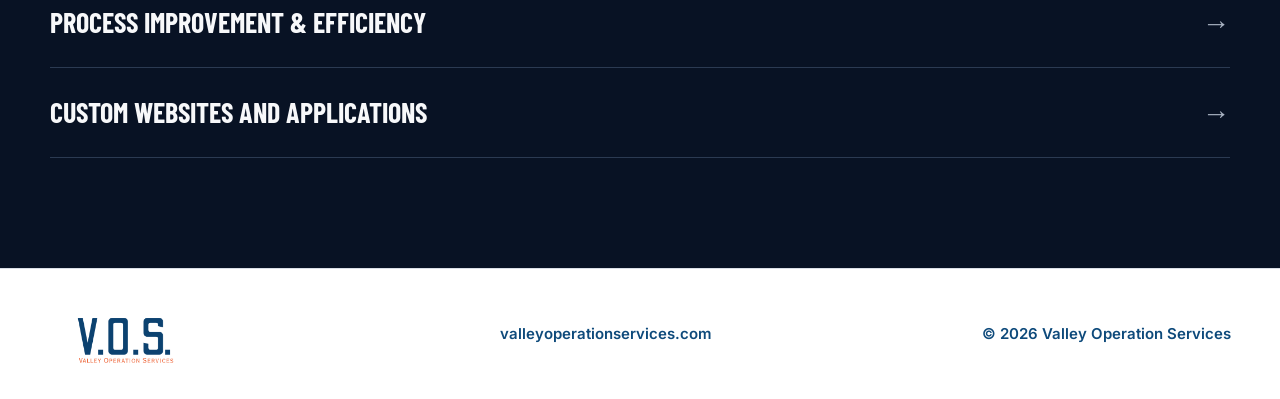
<file: services/operations-analysis/index.html>
<!DOCTYPE html>
<html lang="en">
<head>
  <meta charset="UTF-8" />
  <meta name="viewport" content="width=device-width, initial-scale=1.0" />
  <meta
    name="description"
    content="A clear look at how your operation runs from the office to the field, and exactly where time, money, and communication are being lost."
  />

  <title>Operations Analysis | V.O.S.</title>

  <link rel="icon" href="/favicon.svg" type="image/svg+xml">
  <link rel="icon" href="/favicon-32.png" sizes="32x32" type="image/png">
  <link rel="apple-touch-icon" href="/apple-touch-icon.png">
  <meta name="theme-color" content="#081224">

  <meta property="og:type" content="website">
  <meta property="og:site_name" content="Valley Operation Services">
  <meta property="og:title" content="Operations Analysis | V.O.S.">
  <meta property="og:description" content="A clear look at how your operation runs from the office to the field, and exactly where time, money, and communication are being lost.">
  <meta property="og:url" content="https://valleyoperationservices.com/services/operations-analysis/">
  <meta property="og:image" content="https://valleyoperationservices.com/og-image.jpg">
  <meta property="og:image:width" content="1200">
  <meta property="og:image:height" content="630">
  <meta name="twitter:card" content="summary_large_image">

  <link rel="preconnect" href="https://fonts.googleapis.com">
  <link rel="preconnect" href="https://fonts.gstatic.com" crossorigin>

  <link
    href="https://fonts.googleapis.com/css2?family=Barlow+Condensed:wght@600;700&family=Inter:wght@400;500;600;700&display=swap"
    rel="stylesheet"
  >

  <link rel="stylesheet" href="/styles.css?v=20" />

  <!-- Google tag (gtag.js) - Google Ads -->
  <script async src="https://www.googletagmanager.com/gtag/js?id=AW-18516647561"></script>
  <script>
    window.dataLayer = window.dataLayer || [];
    function gtag(){dataLayer.push(arguments);}
    gtag('js', new Date());
    gtag('config', 'AW-18516647561');
  </script>
</head>

<body>

<header class="site-header">
    <div class="container nav-wrap">

      <a class="brand" href="/" aria-label="V.O.S. home">
        <img
          src="/vos-logo.png"
          alt="Valley Operation Services"
          class="brand-logo"
        >
      </a>

      <button
        class="menu-toggle"
        aria-label="Open navigation"
        aria-expanded="false"
      >
        <span></span>
        <span></span>
        <span></span>
      </button>

      <nav class="site-nav">
        <a href="/">Home</a>
        <a href="/services/">Services</a>
        <a href="/worked-with/">Worked With</a>
        <a href="/demos/">Demos</a>
        <a href="/process/">Process</a>
        <a href="/about/">About</a>
        <a href="/contact/" class="nav-cta">Contact</a>
      </nav>

    </div>
  </header>

  <main id="top">

<!-- SERVICE HERO -->
    <section class="svc-hero">
      <div class="container">
        <a href="/services/" class="svc-back">← All services</a>
        <p class="section-kicker">SERVICE 03</p>
        <h1>Operations Analysis</h1>
        <p class="svc-lead">A clear look at how your operation runs from the office to the field, and exactly where time, money, and communication are being lost.</p>
        <div class="hero-actions">
          <a href="#schedule" class="btn btn-primary">Schedule a meeting <span>→</span></a>
        </div>
      </div>
    </section>

<!-- OVERVIEW -->
    <section class="svc-overview section">
      <div class="container svc-overview-grid">
        <div>
          <p class="section-kicker">HOW IT WORKS</p>
          <p class="svc-intro">It is hard to see the problems in a business when you are inside it every day. We come in with fresh eyes, talk to your team, follow how work actually happens, and give you a clear picture of what is working, what is not, and what to fix first.</p>
        </div>
        <aside class="svc-signs">
          <p class="section-kicker">THIS IS FOR YOU IF</p>
          <ul>
              <li>You know something is off but cannot pin down what</li>
              <li>Growth has made everything feel harder, not easier</li>
              <li>Margins are shrinking and you are not sure why</li>
              <li>You want an outside opinion before investing in new tools</li>
          </ul>
        </aside>
      </div>
    </section>

<!-- WHAT'S INCLUDED -->
    <section class="services section">
      <div class="container">
        <div class="section-heading">
          <div>
            <p class="section-kicker">WHAT'S INCLUDED</p>
            <h2>What we deliver.</h2>
          </div>
          <p>Every project is shaped around your operation. Here is what this typically covers.</p>
        </div>
        <div class="svc-include-grid">
            <div class="svc-include">
              <h3>On site and remote review</h3>
              <p>We sit with your office and field team to see how work really gets done, not just how it is supposed to.</p>
            </div>
            <div class="svc-include">
              <h3>Bottleneck and gap mapping</h3>
              <p>Identify where jobs stall, where information gets lost, and where people are waiting on each other.</p>
            </div>
            <div class="svc-include">
              <h3>Cost of inefficiency</h3>
              <p>Put real numbers on wasted time, rework, and missed opportunities so you know what each problem is costing you.</p>
            </div>
            <div class="svc-include">
              <h3>Prioritized action plan</h3>
              <p>A plain language report with the improvements that matter most, in the order that makes sense to tackle them.</p>
            </div>
        </div>
      </div>
    </section>

<!-- SCHEDULE -->
    <section id="schedule" class="contact section">
      <div class="container schedule-panel">
        <div class="schedule-copy">
          <p class="section-kicker">SCHEDULE A MEETING</p>
          <h2>Let's talk about your operation.</h2>
          <p>
            Pick a day and time that works for you and tell us a little about what is going on.
            We will confirm the meeting and come prepared. No pressure, no sales pitch.
          </p>
          <a class="btn btn-secondary booking-link" href="#" hidden target="_blank" rel="noopener">
            Pick a time on our calendar <span>→</span>
          </a>
        </div>

        <form class="schedule-form" data-service="Operations Analysis">
          <div class="form-row">
            <label>Name<input type="text" name="name" required autocomplete="name"></label>
            <label>Company<input type="text" name="company" autocomplete="organization"></label>
          </div>
          <div class="form-row">
            <label>Email<input type="email" name="email" required autocomplete="email"></label>
            <label>Phone<input type="tel" name="phone" autocomplete="tel"></label>
          </div>
          <div class="form-row">
            <label>Preferred date<input type="date" name="date" required></label>
            <label>Preferred time
              <select name="time" required>
                <option value="">Select a time</option>
                <option>Morning (8 to 11 AM)</option>
                <option>Midday (11 AM to 1 PM)</option>
                <option>Afternoon (1 to 5 PM)</option>
              </select>
            </label>
          </div>
          <label>Meeting type
            <select name="format">
              <option>Phone call</option>
              <option>Video call</option>
              <option>In person</option>
            </select>
          </label>
          <label>What would you like to talk about?
            <textarea name="notes" rows="4" placeholder="A few sentences about your business and what is slowing you down."></textarea>
          </label>
          <button type="submit" class="btn btn-primary">Request meeting <span>→</span></button>
          <input type="text" name="_honey" class="form-honey" tabindex="-1" autocomplete="off" aria-hidden="true">
          <p class="form-status" role="status" aria-live="polite"></p>
        </form>
      </div>
    </section>

<!-- OTHER SERVICES -->
    <section class="svc-more section">
      <div class="container">
        <p class="section-kicker">OTHER SERVICES</p>
        <div class="svc-more-list">
          <a href="/services/field-service-software/" class="svc-more-link">
            Custom Field Service Management Software<em>→</em>
          </a>
          <a href="/services/systems/" class="svc-more-link">
            Build &amp; Implement Systems<em>→</em>
          </a>
          <a href="/services/process-improvement/" class="svc-more-link">
            Process Improvement &amp; Efficiency<em>→</em>
          </a>
          <a href="/services/websites-applications/" class="svc-more-link">
            Custom Websites and Applications<em>→</em>
          </a>
        </div>
      </div>
    </section>

  </main>


<!-- FOOTER -->
  <footer>

    <div class="container footer-grid">

      <div class="brand footer-brand">
        <img
          src="/vos-logo.png"
          alt="Valley Operation Services"
          class="footer-logo"
        >
      </div>

      <p>
        <a
          href="https://valleyoperationservices.com"
          class="footer-domain"
        >
          valleyoperationservices.com
        </a>
      </p>

      <p>
        © <span id="year"></span> Valley Operation Services
      </p>

    </div>

  </footer>

  <script src="/script.js?v=8"></script>

</body>
</html>
</file>
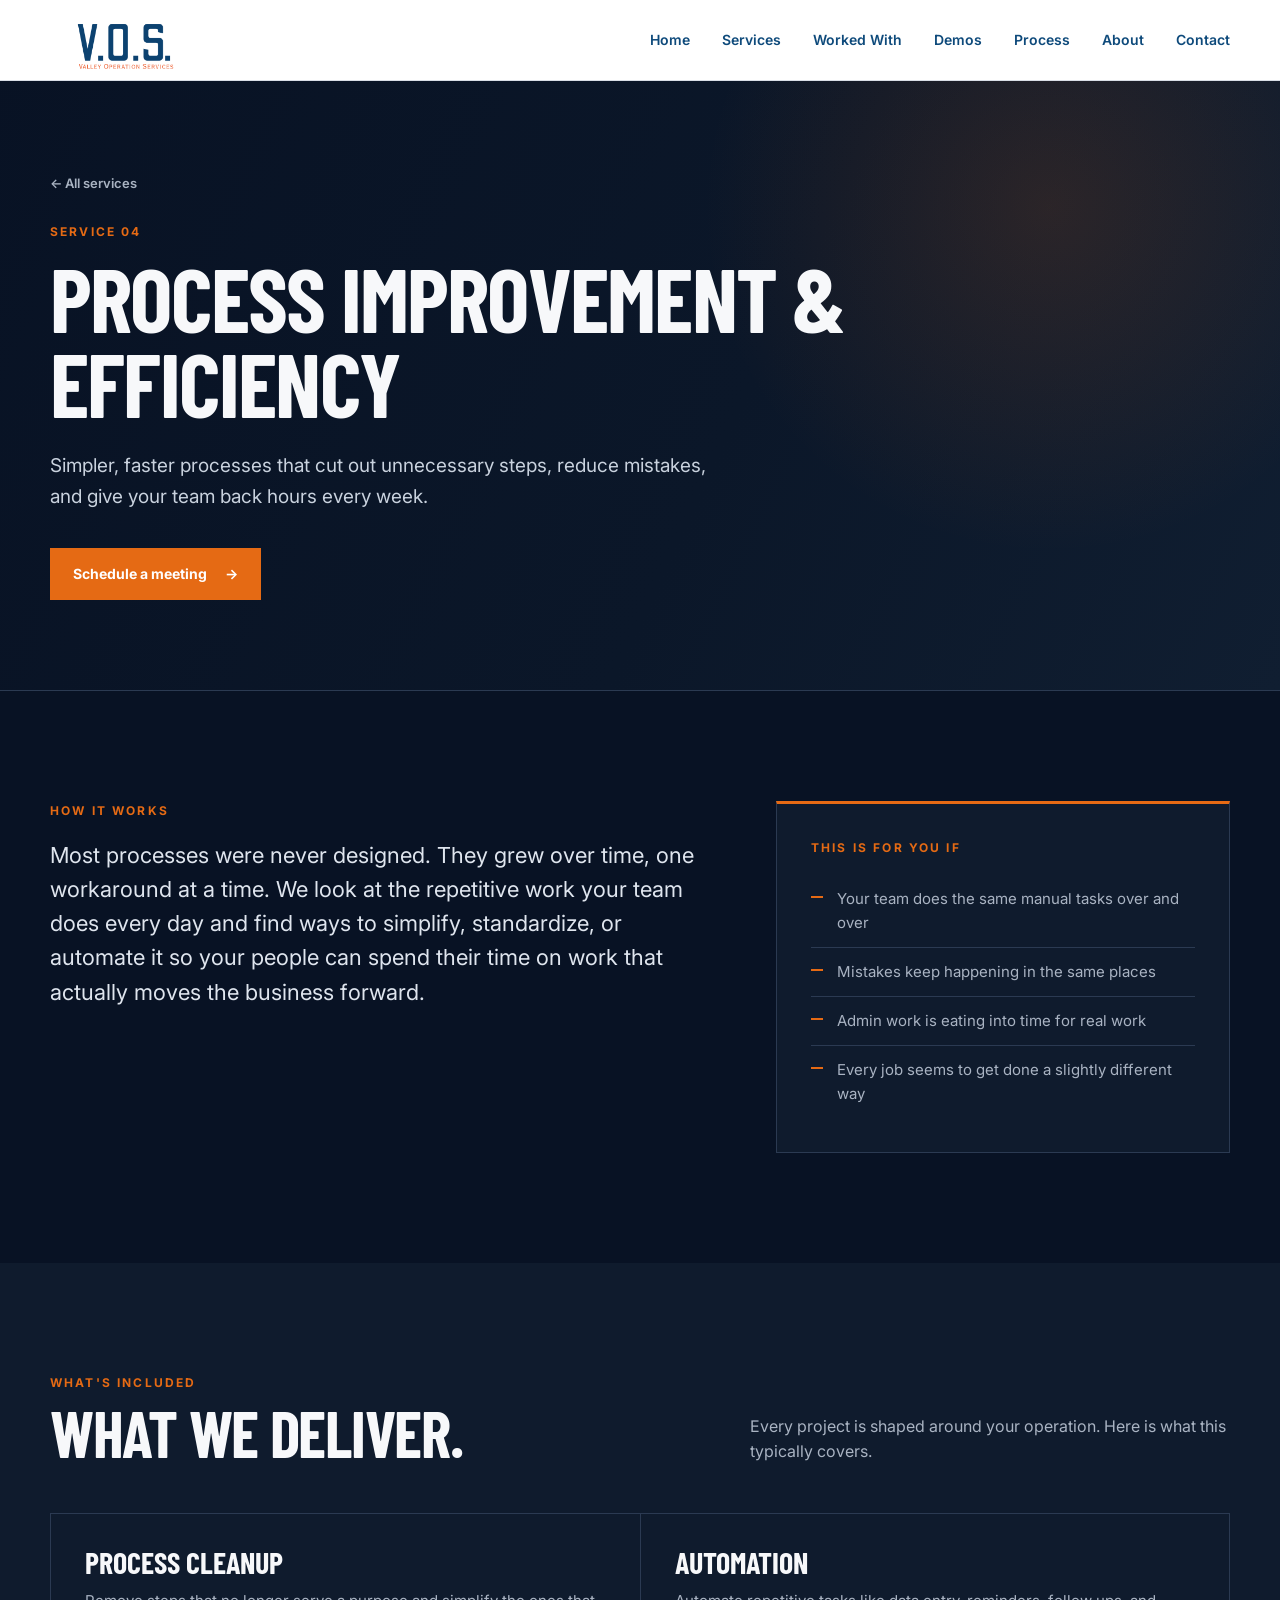
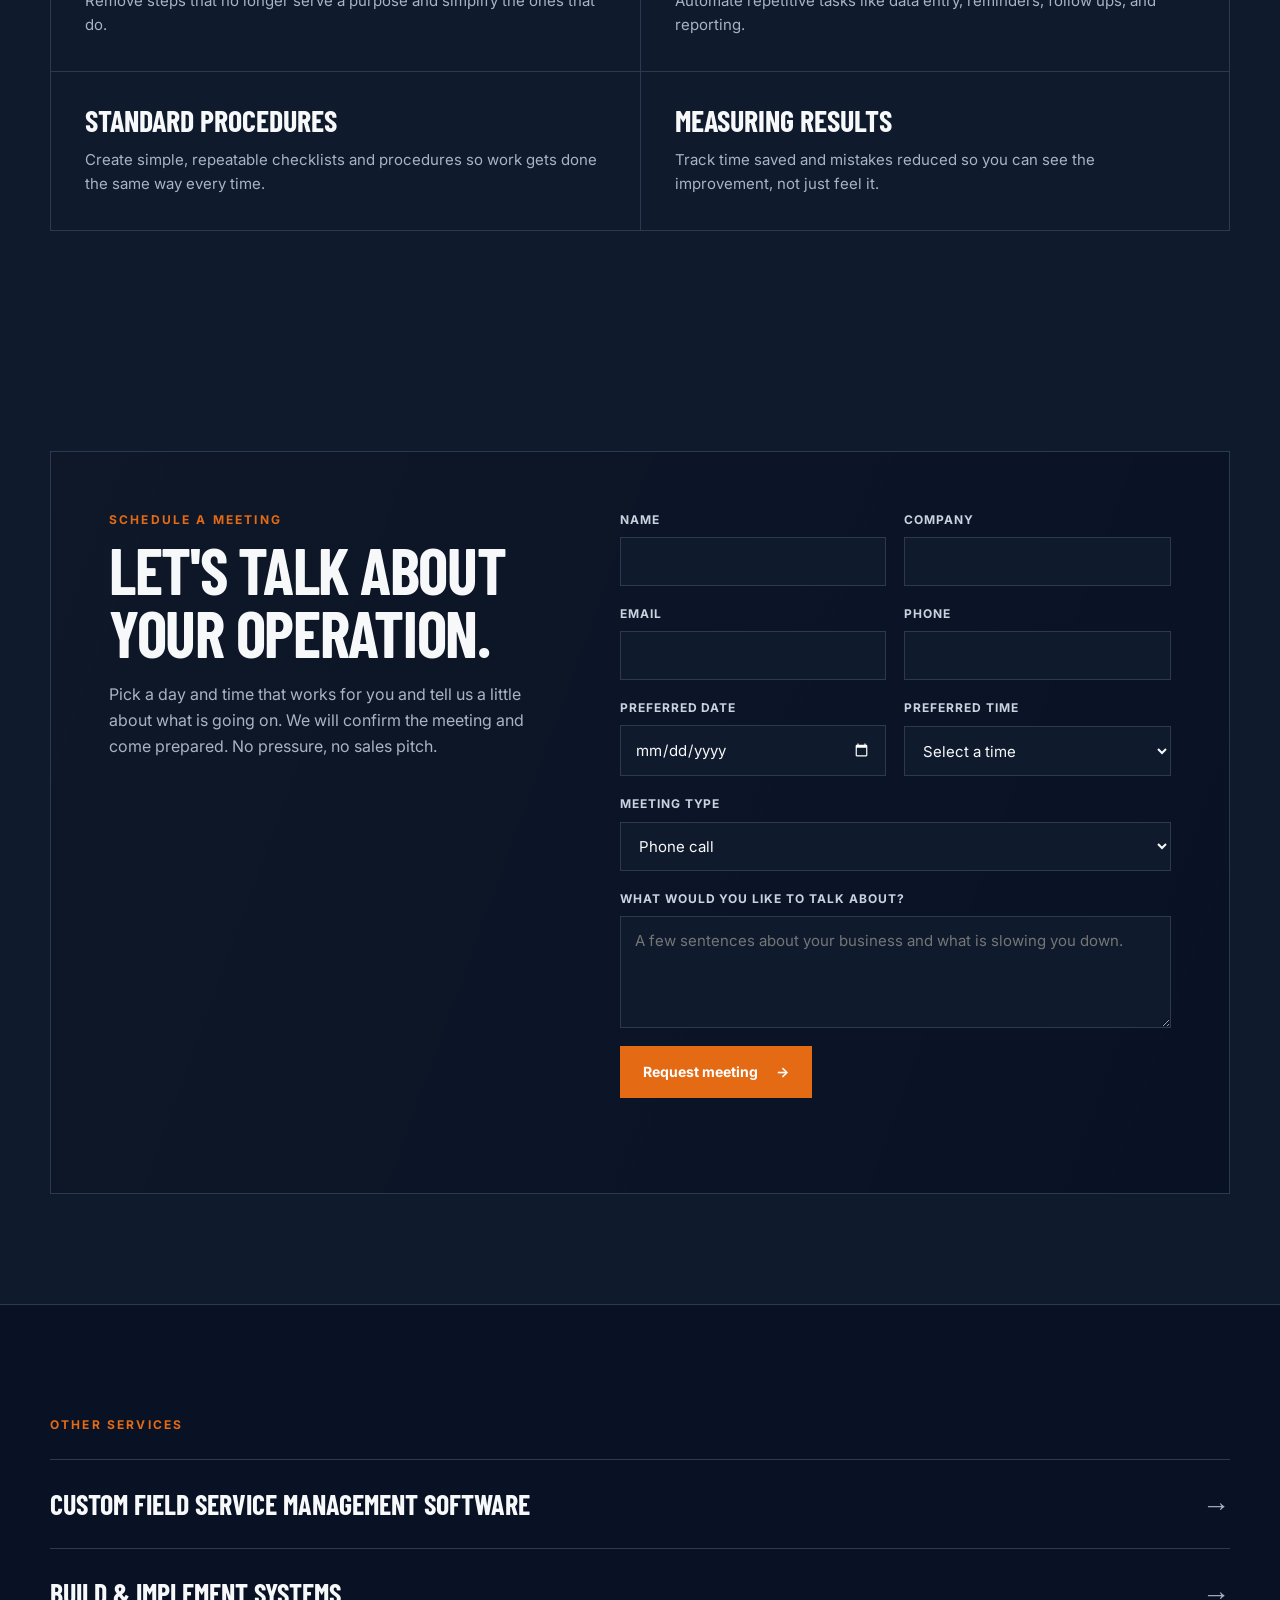
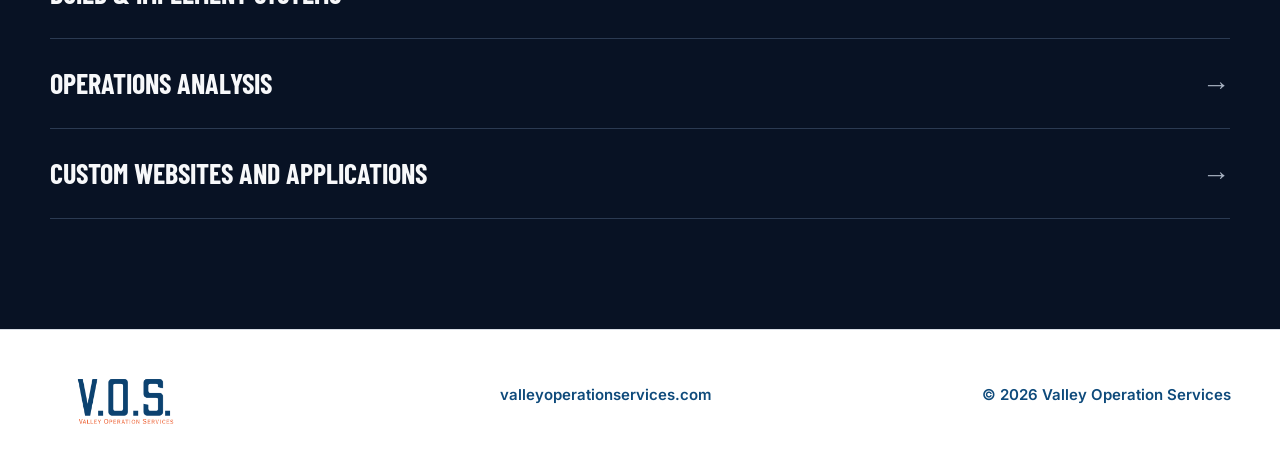
<file: services/process-improvement/index.html>
<!DOCTYPE html>
<html lang="en">
<head>
  <meta charset="UTF-8" />
  <meta name="viewport" content="width=device-width, initial-scale=1.0" />
  <meta
    name="description"
    content="Simpler, faster processes that cut out unnecessary steps, reduce mistakes, and give your team back hours every week."
  />

  <title>Process Improvement &amp; Efficiency | V.O.S.</title>

  <link rel="icon" href="/favicon.svg" type="image/svg+xml">
  <link rel="icon" href="/favicon-32.png" sizes="32x32" type="image/png">
  <link rel="apple-touch-icon" href="/apple-touch-icon.png">
  <meta name="theme-color" content="#081224">

  <meta property="og:type" content="website">
  <meta property="og:site_name" content="Valley Operation Services">
  <meta property="og:title" content="Process Improvement &amp; Efficiency | V.O.S.">
  <meta property="og:description" content="Simpler, faster processes that cut out unnecessary steps, reduce mistakes, and give your team back hours every week.">
  <meta property="og:url" content="https://valleyoperationservices.com/services/process-improvement/">
  <meta property="og:image" content="https://valleyoperationservices.com/og-image.jpg">
  <meta property="og:image:width" content="1200">
  <meta property="og:image:height" content="630">
  <meta name="twitter:card" content="summary_large_image">

  <link rel="preconnect" href="https://fonts.googleapis.com">
  <link rel="preconnect" href="https://fonts.gstatic.com" crossorigin>

  <link
    href="https://fonts.googleapis.com/css2?family=Barlow+Condensed:wght@600;700&family=Inter:wght@400;500;600;700&display=swap"
    rel="stylesheet"
  >

  <link rel="stylesheet" href="/styles.css?v=20" />

  <!-- Google tag (gtag.js) - Google Ads -->
  <script async src="https://www.googletagmanager.com/gtag/js?id=AW-18516647561"></script>
  <script>
    window.dataLayer = window.dataLayer || [];
    function gtag(){dataLayer.push(arguments);}
    gtag('js', new Date());
    gtag('config', 'AW-18516647561');
  </script>
</head>

<body>

<header class="site-header">
    <div class="container nav-wrap">

      <a class="brand" href="/" aria-label="V.O.S. home">
        <img
          src="/vos-logo.png"
          alt="Valley Operation Services"
          class="brand-logo"
        >
      </a>

      <button
        class="menu-toggle"
        aria-label="Open navigation"
        aria-expanded="false"
      >
        <span></span>
        <span></span>
        <span></span>
      </button>

      <nav class="site-nav">
        <a href="/">Home</a>
        <a href="/services/">Services</a>
        <a href="/worked-with/">Worked With</a>
        <a href="/demos/">Demos</a>
        <a href="/process/">Process</a>
        <a href="/about/">About</a>
        <a href="/contact/" class="nav-cta">Contact</a>
      </nav>

    </div>
  </header>

  <main id="top">

<!-- SERVICE HERO -->
    <section class="svc-hero">
      <div class="container">
        <a href="/services/" class="svc-back">← All services</a>
        <p class="section-kicker">SERVICE 04</p>
        <h1>Process Improvement &amp; Efficiency</h1>
        <p class="svc-lead">Simpler, faster processes that cut out unnecessary steps, reduce mistakes, and give your team back hours every week.</p>
        <div class="hero-actions">
          <a href="#schedule" class="btn btn-primary">Schedule a meeting <span>→</span></a>
        </div>
      </div>
    </section>

<!-- OVERVIEW -->
    <section class="svc-overview section">
      <div class="container svc-overview-grid">
        <div>
          <p class="section-kicker">HOW IT WORKS</p>
          <p class="svc-intro">Most processes were never designed. They grew over time, one workaround at a time. We look at the repetitive work your team does every day and find ways to simplify, standardize, or automate it so your people can spend their time on work that actually moves the business forward.</p>
        </div>
        <aside class="svc-signs">
          <p class="section-kicker">THIS IS FOR YOU IF</p>
          <ul>
              <li>Your team does the same manual tasks over and over</li>
              <li>Mistakes keep happening in the same places</li>
              <li>Admin work is eating into time for real work</li>
              <li>Every job seems to get done a slightly different way</li>
          </ul>
        </aside>
      </div>
    </section>

<!-- WHAT'S INCLUDED -->
    <section class="services section">
      <div class="container">
        <div class="section-heading">
          <div>
            <p class="section-kicker">WHAT'S INCLUDED</p>
            <h2>What we deliver.</h2>
          </div>
          <p>Every project is shaped around your operation. Here is what this typically covers.</p>
        </div>
        <div class="svc-include-grid">
            <div class="svc-include">
              <h3>Process cleanup</h3>
              <p>Remove steps that no longer serve a purpose and simplify the ones that do.</p>
            </div>
            <div class="svc-include">
              <h3>Automation</h3>
              <p>Automate repetitive tasks like data entry, reminders, follow ups, and reporting.</p>
            </div>
            <div class="svc-include">
              <h3>Standard procedures</h3>
              <p>Create simple, repeatable checklists and procedures so work gets done the same way every time.</p>
            </div>
            <div class="svc-include">
              <h3>Measuring results</h3>
              <p>Track time saved and mistakes reduced so you can see the improvement, not just feel it.</p>
            </div>
        </div>
      </div>
    </section>

<!-- SCHEDULE -->
    <section id="schedule" class="contact section">
      <div class="container schedule-panel">
        <div class="schedule-copy">
          <p class="section-kicker">SCHEDULE A MEETING</p>
          <h2>Let's talk about your operation.</h2>
          <p>
            Pick a day and time that works for you and tell us a little about what is going on.
            We will confirm the meeting and come prepared. No pressure, no sales pitch.
          </p>
          <a class="btn btn-secondary booking-link" href="#" hidden target="_blank" rel="noopener">
            Pick a time on our calendar <span>→</span>
          </a>
        </div>

        <form class="schedule-form" data-service="Process Improvement &amp; Efficiency">
          <div class="form-row">
            <label>Name<input type="text" name="name" required autocomplete="name"></label>
            <label>Company<input type="text" name="company" autocomplete="organization"></label>
          </div>
          <div class="form-row">
            <label>Email<input type="email" name="email" required autocomplete="email"></label>
            <label>Phone<input type="tel" name="phone" autocomplete="tel"></label>
          </div>
          <div class="form-row">
            <label>Preferred date<input type="date" name="date" required></label>
            <label>Preferred time
              <select name="time" required>
                <option value="">Select a time</option>
                <option>Morning (8 to 11 AM)</option>
                <option>Midday (11 AM to 1 PM)</option>
                <option>Afternoon (1 to 5 PM)</option>
              </select>
            </label>
          </div>
          <label>Meeting type
            <select name="format">
              <option>Phone call</option>
              <option>Video call</option>
              <option>In person</option>
            </select>
          </label>
          <label>What would you like to talk about?
            <textarea name="notes" rows="4" placeholder="A few sentences about your business and what is slowing you down."></textarea>
          </label>
          <button type="submit" class="btn btn-primary">Request meeting <span>→</span></button>
          <input type="text" name="_honey" class="form-honey" tabindex="-1" autocomplete="off" aria-hidden="true">
          <p class="form-status" role="status" aria-live="polite"></p>
        </form>
      </div>
    </section>

<!-- OTHER SERVICES -->
    <section class="svc-more section">
      <div class="container">
        <p class="section-kicker">OTHER SERVICES</p>
        <div class="svc-more-list">
          <a href="/services/field-service-software/" class="svc-more-link">
            Custom Field Service Management Software<em>→</em>
          </a>
          <a href="/services/systems/" class="svc-more-link">
            Build &amp; Implement Systems<em>→</em>
          </a>
          <a href="/services/operations-analysis/" class="svc-more-link">
            Operations Analysis<em>→</em>
          </a>
          <a href="/services/websites-applications/" class="svc-more-link">
            Custom Websites and Applications<em>→</em>
          </a>
        </div>
      </div>
    </section>

  </main>


<!-- FOOTER -->
  <footer>

    <div class="container footer-grid">

      <div class="brand footer-brand">
        <img
          src="/vos-logo.png"
          alt="Valley Operation Services"
          class="footer-logo"
        >
      </div>

      <p>
        <a
          href="https://valleyoperationservices.com"
          class="footer-domain"
        >
          valleyoperationservices.com
        </a>
      </p>

      <p>
        © <span id="year"></span> Valley Operation Services
      </p>

    </div>

  </footer>

  <script src="/script.js?v=8"></script>

</body>
</html>
</file>
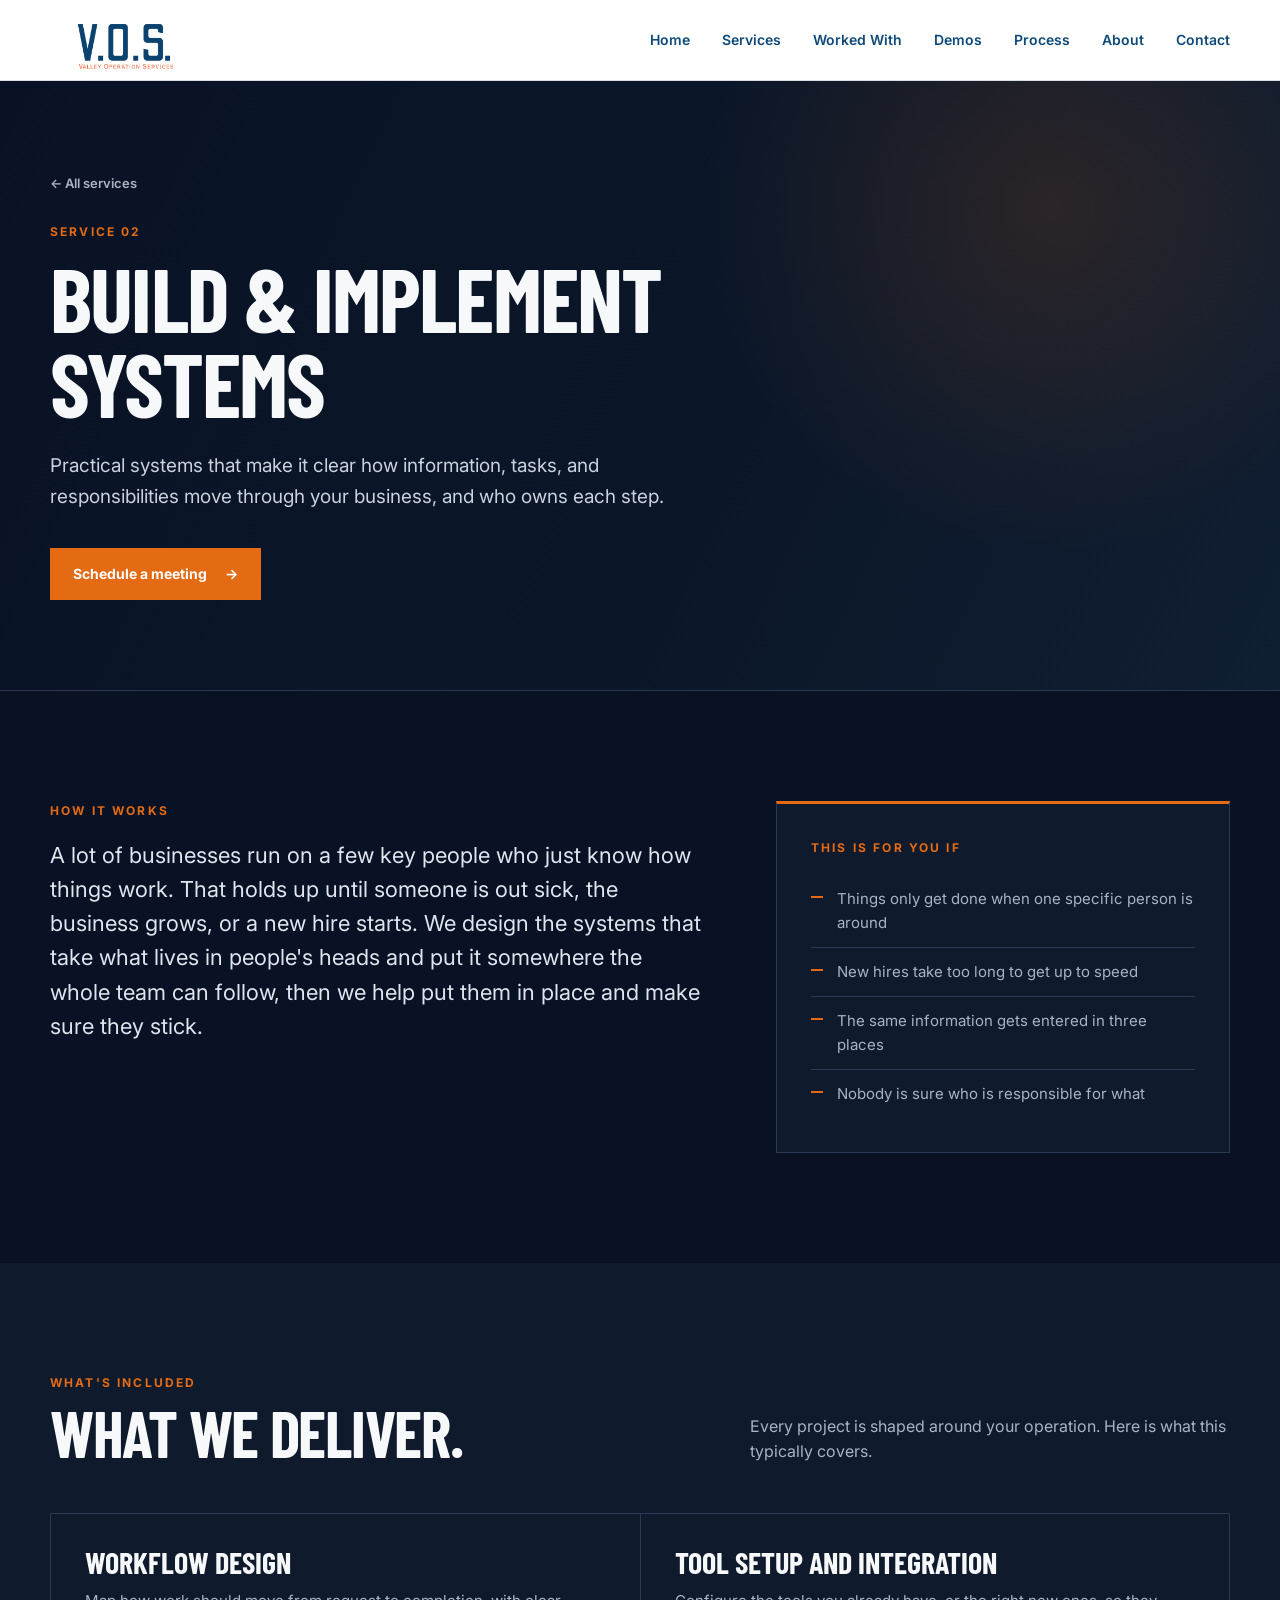
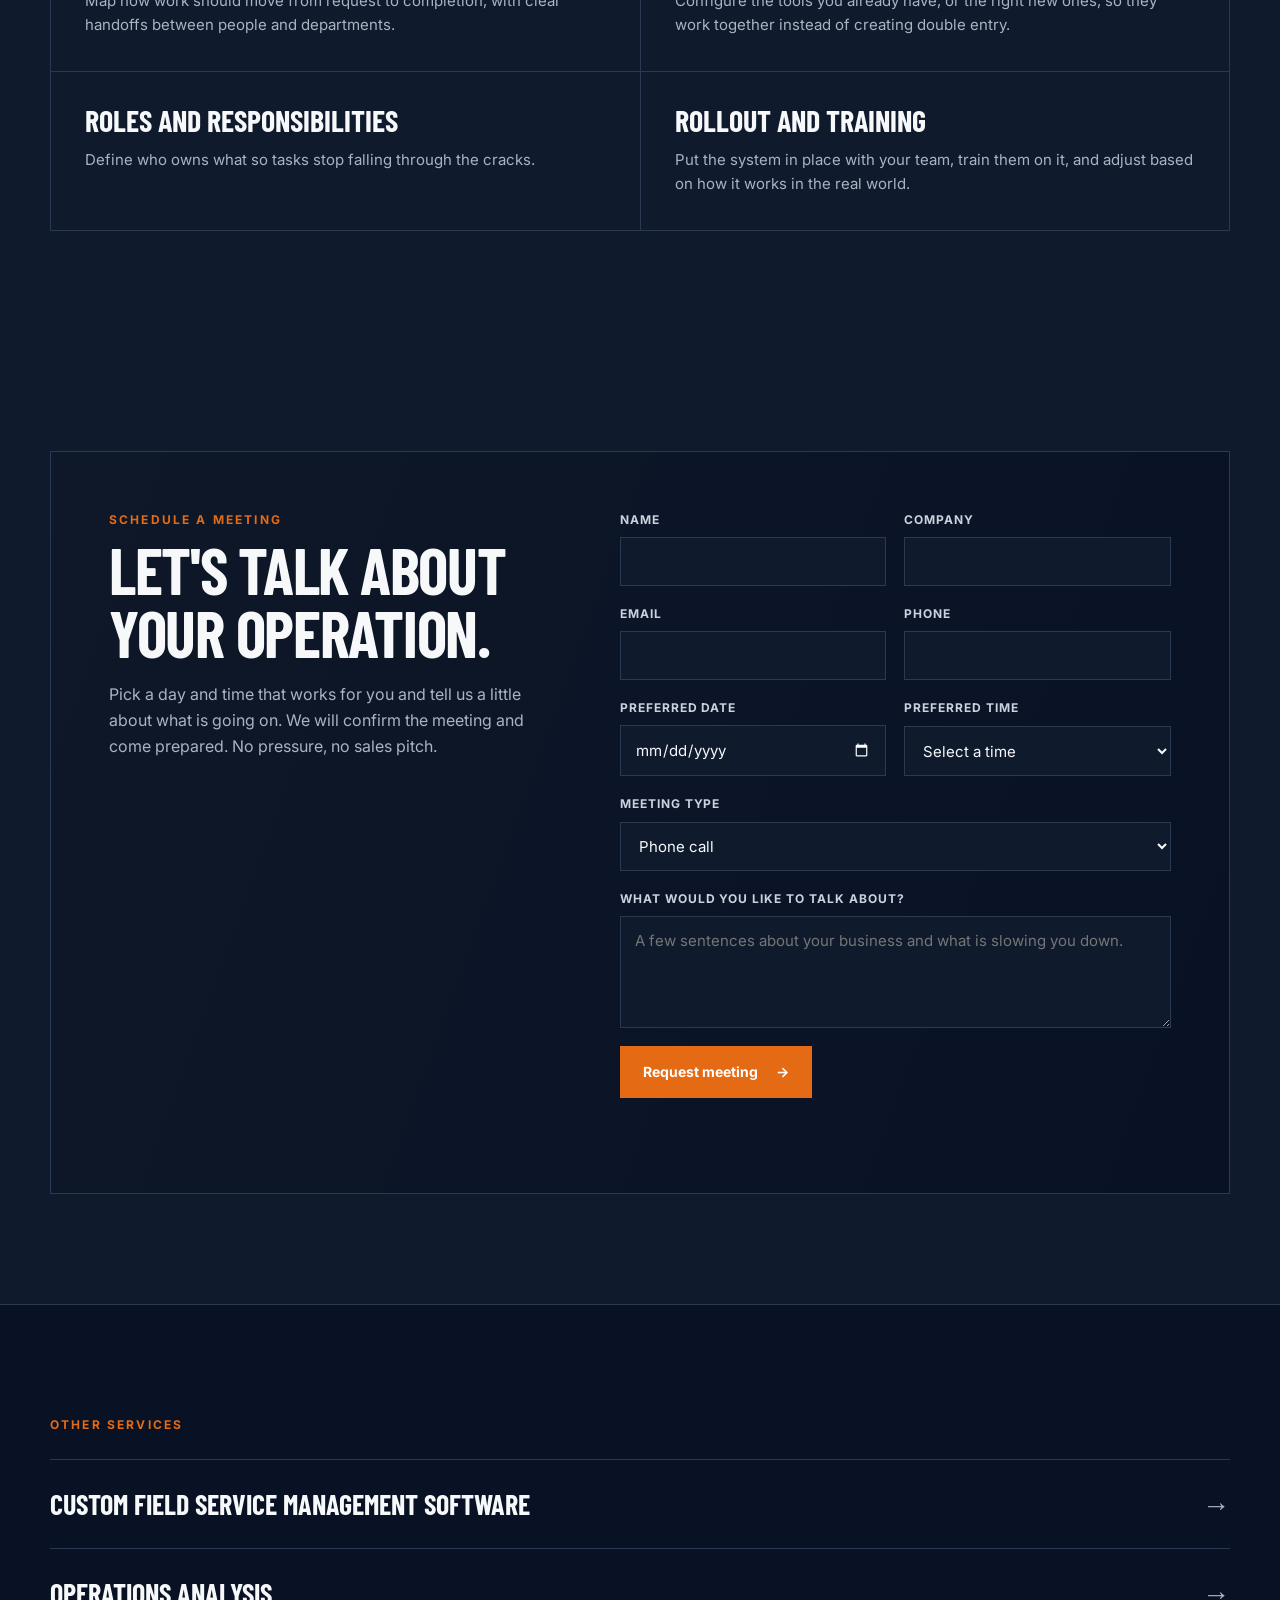
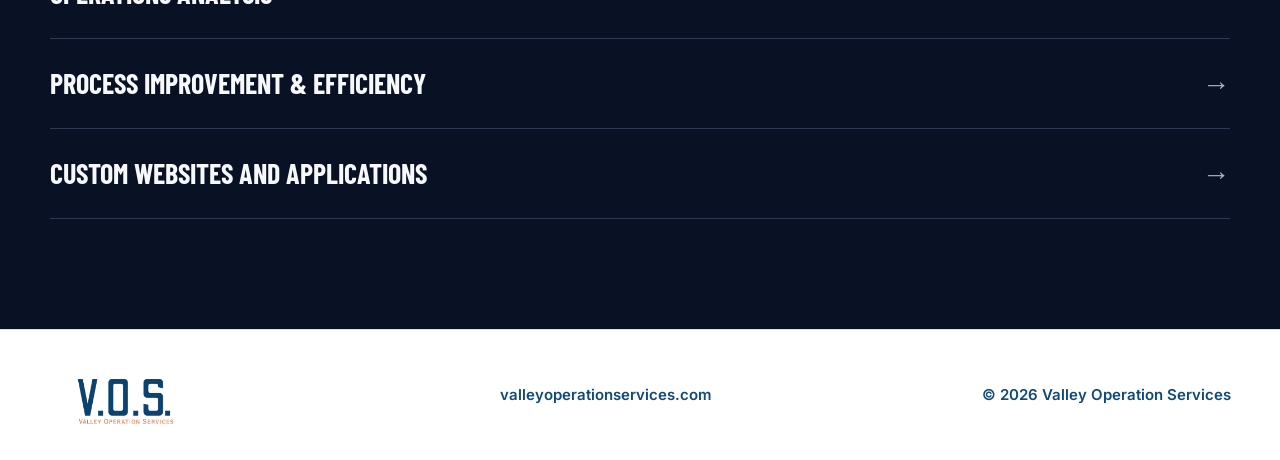
<file: services/systems/index.html>
<!DOCTYPE html>
<html lang="en">
<head>
  <meta charset="UTF-8" />
  <meta name="viewport" content="width=device-width, initial-scale=1.0" />
  <meta
    name="description"
    content="Practical systems that make it clear how information, tasks, and responsibilities move through your business, and who owns each step."
  />

  <title>Build &amp; Implement Systems | V.O.S.</title>

  <link rel="icon" href="/favicon.svg" type="image/svg+xml">
  <link rel="icon" href="/favicon-32.png" sizes="32x32" type="image/png">
  <link rel="apple-touch-icon" href="/apple-touch-icon.png">
  <meta name="theme-color" content="#081224">

  <meta property="og:type" content="website">
  <meta property="og:site_name" content="Valley Operation Services">
  <meta property="og:title" content="Build &amp; Implement Systems | V.O.S.">
  <meta property="og:description" content="Practical systems that make it clear how information, tasks, and responsibilities move through your business, and who owns each step.">
  <meta property="og:url" content="https://valleyoperationservices.com/services/systems/">
  <meta property="og:image" content="https://valleyoperationservices.com/og-image.jpg">
  <meta property="og:image:width" content="1200">
  <meta property="og:image:height" content="630">
  <meta name="twitter:card" content="summary_large_image">

  <link rel="preconnect" href="https://fonts.googleapis.com">
  <link rel="preconnect" href="https://fonts.gstatic.com" crossorigin>

  <link
    href="https://fonts.googleapis.com/css2?family=Barlow+Condensed:wght@600;700&family=Inter:wght@400;500;600;700&display=swap"
    rel="stylesheet"
  >

  <link rel="stylesheet" href="/styles.css?v=20" />

  <!-- Google tag (gtag.js) - Google Ads -->
  <script async src="https://www.googletagmanager.com/gtag/js?id=AW-18516647561"></script>
  <script>
    window.dataLayer = window.dataLayer || [];
    function gtag(){dataLayer.push(arguments);}
    gtag('js', new Date());
    gtag('config', 'AW-18516647561');
  </script>
</head>

<body>

<header class="site-header">
    <div class="container nav-wrap">

      <a class="brand" href="/" aria-label="V.O.S. home">
        <img
          src="/vos-logo.png"
          alt="Valley Operation Services"
          class="brand-logo"
        >
      </a>

      <button
        class="menu-toggle"
        aria-label="Open navigation"
        aria-expanded="false"
      >
        <span></span>
        <span></span>
        <span></span>
      </button>

      <nav class="site-nav">
        <a href="/">Home</a>
        <a href="/services/">Services</a>
        <a href="/worked-with/">Worked With</a>
        <a href="/demos/">Demos</a>
        <a href="/process/">Process</a>
        <a href="/about/">About</a>
        <a href="/contact/" class="nav-cta">Contact</a>
      </nav>

    </div>
  </header>

  <main id="top">

<!-- SERVICE HERO -->
    <section class="svc-hero">
      <div class="container">
        <a href="/services/" class="svc-back">← All services</a>
        <p class="section-kicker">SERVICE 02</p>
        <h1>Build &amp; Implement Systems</h1>
        <p class="svc-lead">Practical systems that make it clear how information, tasks, and responsibilities move through your business, and who owns each step.</p>
        <div class="hero-actions">
          <a href="#schedule" class="btn btn-primary">Schedule a meeting <span>→</span></a>
        </div>
      </div>
    </section>

<!-- OVERVIEW -->
    <section class="svc-overview section">
      <div class="container svc-overview-grid">
        <div>
          <p class="section-kicker">HOW IT WORKS</p>
          <p class="svc-intro">A lot of businesses run on a few key people who just know how things work. That holds up until someone is out sick, the business grows, or a new hire starts. We design the systems that take what lives in people&#x27;s heads and put it somewhere the whole team can follow, then we help put them in place and make sure they stick.</p>
        </div>
        <aside class="svc-signs">
          <p class="section-kicker">THIS IS FOR YOU IF</p>
          <ul>
              <li>Things only get done when one specific person is around</li>
              <li>New hires take too long to get up to speed</li>
              <li>The same information gets entered in three places</li>
              <li>Nobody is sure who is responsible for what</li>
          </ul>
        </aside>
      </div>
    </section>

<!-- WHAT'S INCLUDED -->
    <section class="services section">
      <div class="container">
        <div class="section-heading">
          <div>
            <p class="section-kicker">WHAT'S INCLUDED</p>
            <h2>What we deliver.</h2>
          </div>
          <p>Every project is shaped around your operation. Here is what this typically covers.</p>
        </div>
        <div class="svc-include-grid">
            <div class="svc-include">
              <h3>Workflow design</h3>
              <p>Map how work should move from request to completion, with clear handoffs between people and departments.</p>
            </div>
            <div class="svc-include">
              <h3>Tool setup and integration</h3>
              <p>Configure the tools you already have, or the right new ones, so they work together instead of creating double entry.</p>
            </div>
            <div class="svc-include">
              <h3>Roles and responsibilities</h3>
              <p>Define who owns what so tasks stop falling through the cracks.</p>
            </div>
            <div class="svc-include">
              <h3>Rollout and training</h3>
              <p>Put the system in place with your team, train them on it, and adjust based on how it works in the real world.</p>
            </div>
        </div>
      </div>
    </section>

<!-- SCHEDULE -->
    <section id="schedule" class="contact section">
      <div class="container schedule-panel">
        <div class="schedule-copy">
          <p class="section-kicker">SCHEDULE A MEETING</p>
          <h2>Let's talk about your operation.</h2>
          <p>
            Pick a day and time that works for you and tell us a little about what is going on.
            We will confirm the meeting and come prepared. No pressure, no sales pitch.
          </p>
          <a class="btn btn-secondary booking-link" href="#" hidden target="_blank" rel="noopener">
            Pick a time on our calendar <span>→</span>
          </a>
        </div>

        <form class="schedule-form" data-service="Build &amp; Implement Systems">
          <div class="form-row">
            <label>Name<input type="text" name="name" required autocomplete="name"></label>
            <label>Company<input type="text" name="company" autocomplete="organization"></label>
          </div>
          <div class="form-row">
            <label>Email<input type="email" name="email" required autocomplete="email"></label>
            <label>Phone<input type="tel" name="phone" autocomplete="tel"></label>
          </div>
          <div class="form-row">
            <label>Preferred date<input type="date" name="date" required></label>
            <label>Preferred time
              <select name="time" required>
                <option value="">Select a time</option>
                <option>Morning (8 to 11 AM)</option>
                <option>Midday (11 AM to 1 PM)</option>
                <option>Afternoon (1 to 5 PM)</option>
              </select>
            </label>
          </div>
          <label>Meeting type
            <select name="format">
              <option>Phone call</option>
              <option>Video call</option>
              <option>In person</option>
            </select>
          </label>
          <label>What would you like to talk about?
            <textarea name="notes" rows="4" placeholder="A few sentences about your business and what is slowing you down."></textarea>
          </label>
          <button type="submit" class="btn btn-primary">Request meeting <span>→</span></button>
          <input type="text" name="_honey" class="form-honey" tabindex="-1" autocomplete="off" aria-hidden="true">
          <p class="form-status" role="status" aria-live="polite"></p>
        </form>
      </div>
    </section>

<!-- OTHER SERVICES -->
    <section class="svc-more section">
      <div class="container">
        <p class="section-kicker">OTHER SERVICES</p>
        <div class="svc-more-list">
          <a href="/services/field-service-software/" class="svc-more-link">
            Custom Field Service Management Software<em>→</em>
          </a>
          <a href="/services/operations-analysis/" class="svc-more-link">
            Operations Analysis<em>→</em>
          </a>
          <a href="/services/process-improvement/" class="svc-more-link">
            Process Improvement &amp; Efficiency<em>→</em>
          </a>
          <a href="/services/websites-applications/" class="svc-more-link">
            Custom Websites and Applications<em>→</em>
          </a>
        </div>
      </div>
    </section>

  </main>


<!-- FOOTER -->
  <footer>

    <div class="container footer-grid">

      <div class="brand footer-brand">
        <img
          src="/vos-logo.png"
          alt="Valley Operation Services"
          class="footer-logo"
        >
      </div>

      <p>
        <a
          href="https://valleyoperationservices.com"
          class="footer-domain"
        >
          valleyoperationservices.com
        </a>
      </p>

      <p>
        © <span id="year"></span> Valley Operation Services
      </p>

    </div>

  </footer>

  <script src="/script.js?v=8"></script>

</body>
</html>
</file>
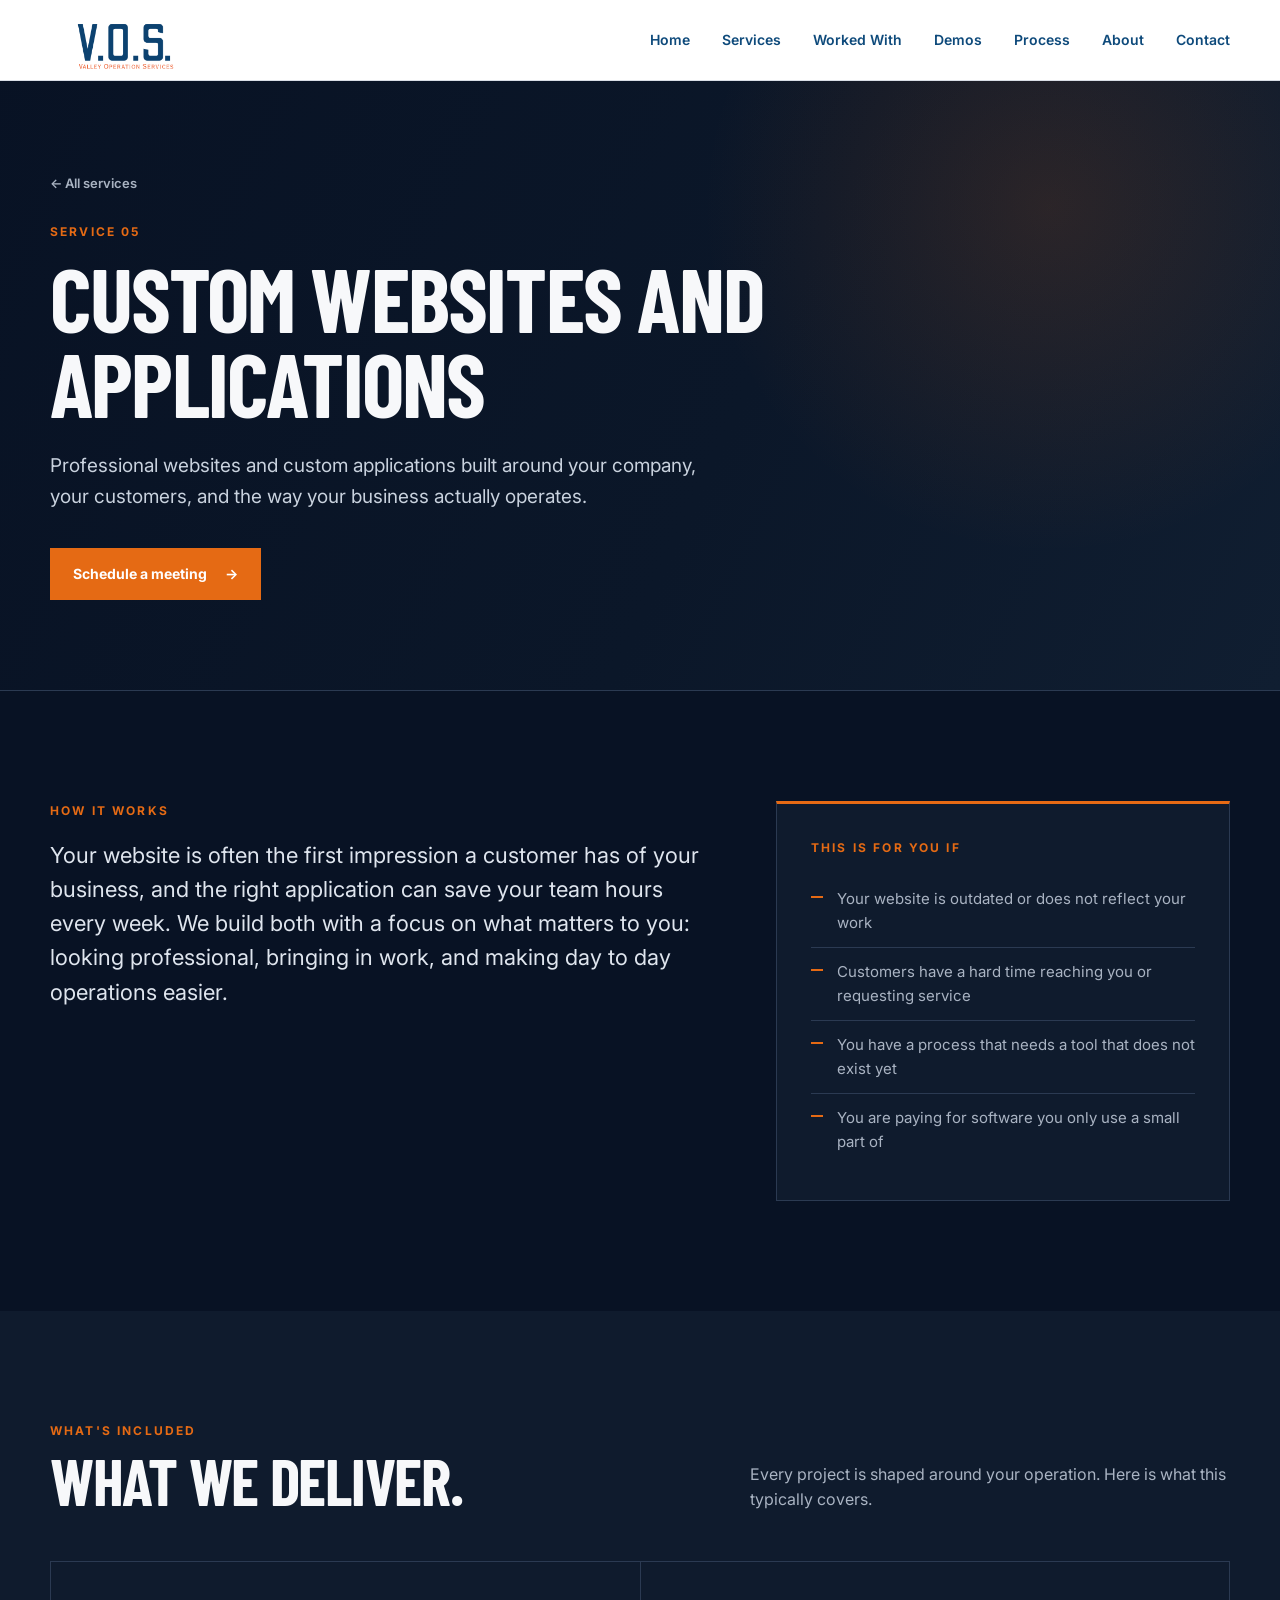
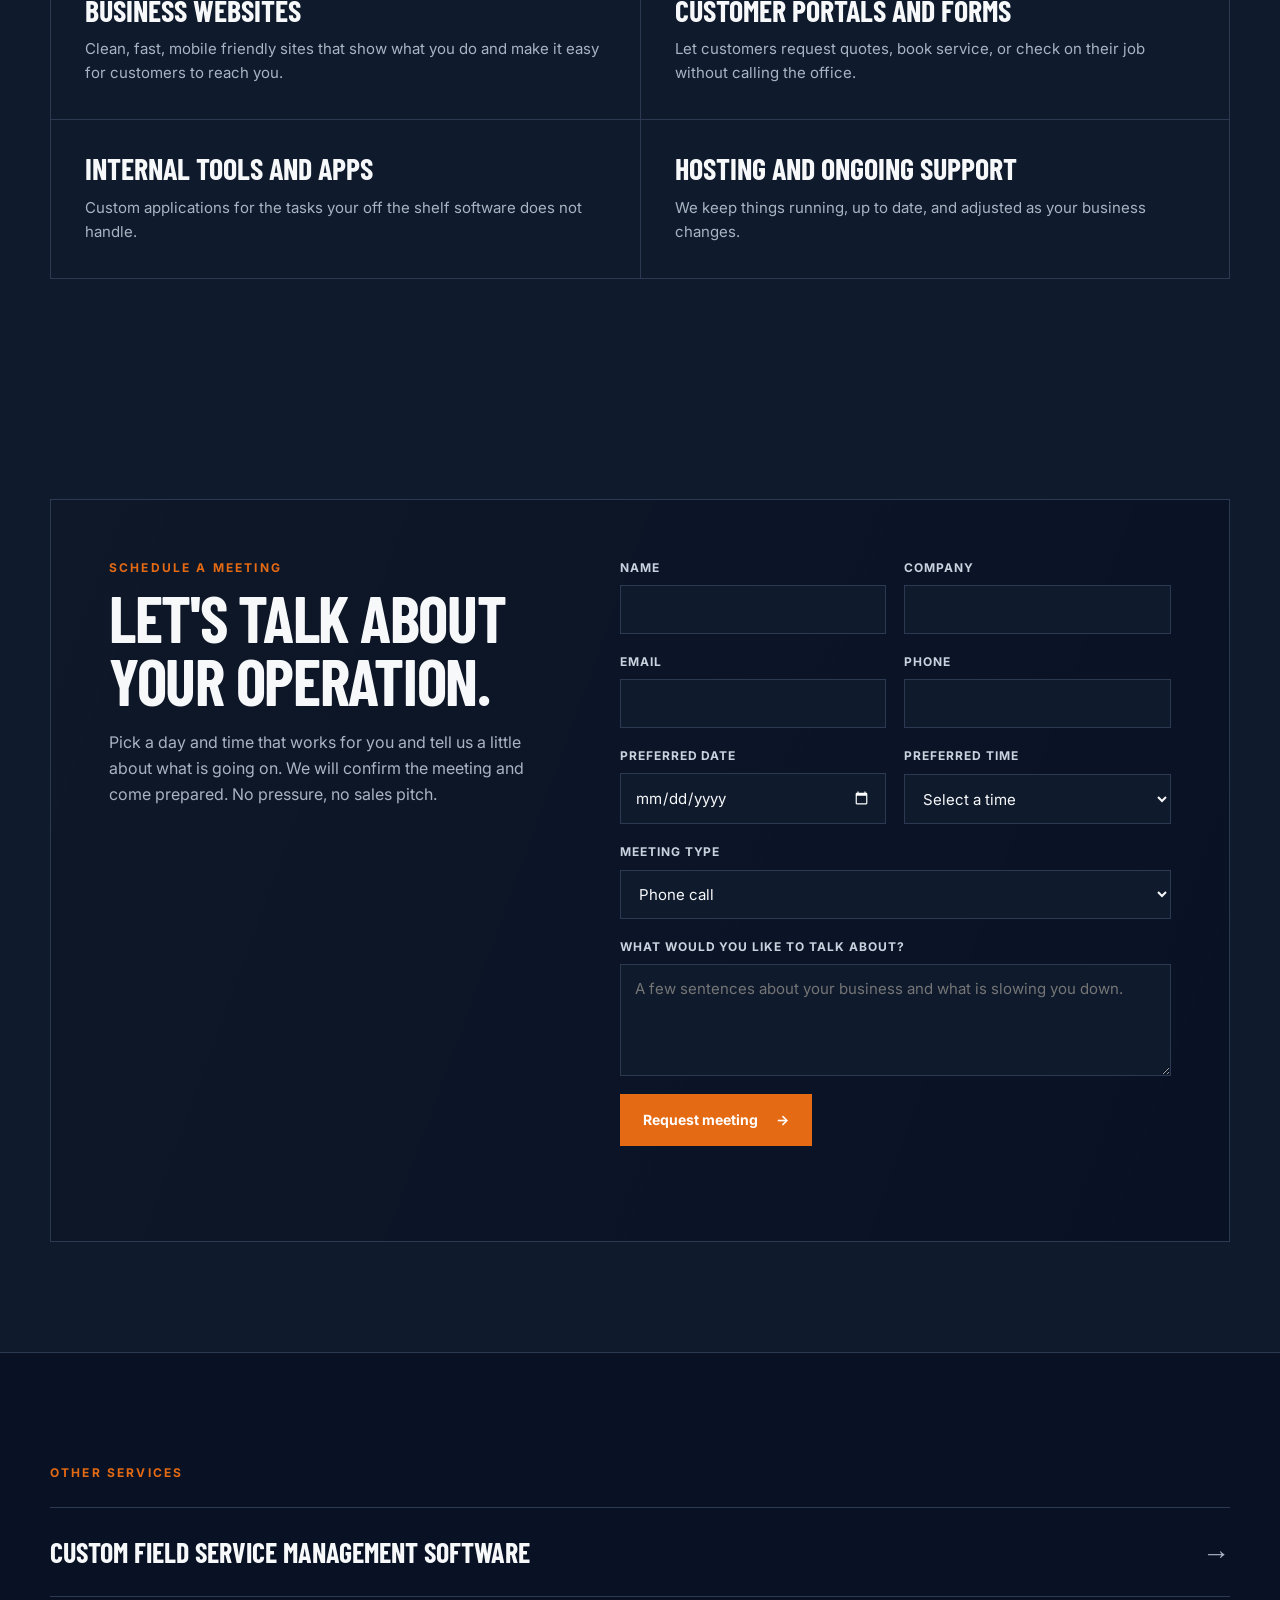
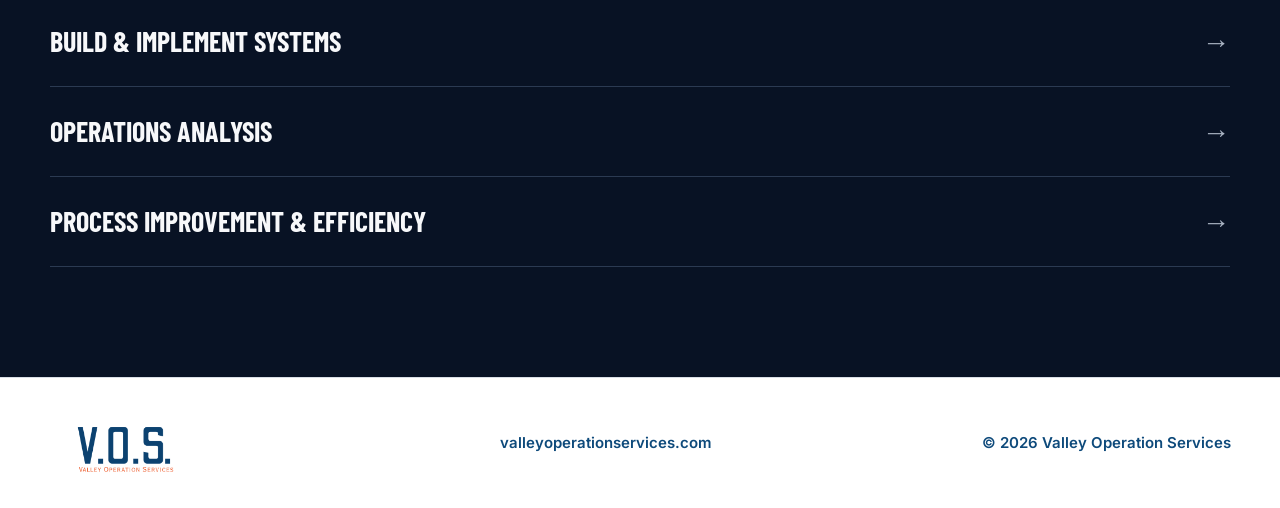
<file: services/websites-applications/index.html>
<!DOCTYPE html>
<html lang="en">
<head>
  <meta charset="UTF-8" />
  <meta name="viewport" content="width=device-width, initial-scale=1.0" />
  <meta
    name="description"
    content="Professional websites and custom applications built around your company, your customers, and the way your business actually operates."
  />

  <title>Custom Websites and Applications | V.O.S.</title>

  <link rel="icon" href="/favicon.svg" type="image/svg+xml">
  <link rel="icon" href="/favicon-32.png" sizes="32x32" type="image/png">
  <link rel="apple-touch-icon" href="/apple-touch-icon.png">
  <meta name="theme-color" content="#081224">

  <meta property="og:type" content="website">
  <meta property="og:site_name" content="Valley Operation Services">
  <meta property="og:title" content="Custom Websites and Applications | V.O.S.">
  <meta property="og:description" content="Professional websites and custom applications built around your company, your customers, and the way your business actually operates.">
  <meta property="og:url" content="https://valleyoperationservices.com/services/websites-applications/">
  <meta property="og:image" content="https://valleyoperationservices.com/og-image.jpg">
  <meta property="og:image:width" content="1200">
  <meta property="og:image:height" content="630">
  <meta name="twitter:card" content="summary_large_image">

  <link rel="preconnect" href="https://fonts.googleapis.com">
  <link rel="preconnect" href="https://fonts.gstatic.com" crossorigin>

  <link
    href="https://fonts.googleapis.com/css2?family=Barlow+Condensed:wght@600;700&family=Inter:wght@400;500;600;700&display=swap"
    rel="stylesheet"
  >

  <link rel="stylesheet" href="/styles.css?v=20" />

  <!-- Google tag (gtag.js) - Google Ads -->
  <script async src="https://www.googletagmanager.com/gtag/js?id=AW-18516647561"></script>
  <script>
    window.dataLayer = window.dataLayer || [];
    function gtag(){dataLayer.push(arguments);}
    gtag('js', new Date());
    gtag('config', 'AW-18516647561');
  </script>
</head>

<body>

<header class="site-header">
    <div class="container nav-wrap">

      <a class="brand" href="/" aria-label="V.O.S. home">
        <img
          src="/vos-logo.png"
          alt="Valley Operation Services"
          class="brand-logo"
        >
      </a>

      <button
        class="menu-toggle"
        aria-label="Open navigation"
        aria-expanded="false"
      >
        <span></span>
        <span></span>
        <span></span>
      </button>

      <nav class="site-nav">
        <a href="/">Home</a>
        <a href="/services/">Services</a>
        <a href="/worked-with/">Worked With</a>
        <a href="/demos/">Demos</a>
        <a href="/process/">Process</a>
        <a href="/about/">About</a>
        <a href="/contact/" class="nav-cta">Contact</a>
      </nav>

    </div>
  </header>

  <main id="top">

<!-- SERVICE HERO -->
    <section class="svc-hero">
      <div class="container">
        <a href="/services/" class="svc-back">← All services</a>
        <p class="section-kicker">SERVICE 05</p>
        <h1>Custom Websites and Applications</h1>
        <p class="svc-lead">Professional websites and custom applications built around your company, your customers, and the way your business actually operates.</p>
        <div class="hero-actions">
          <a href="#schedule" class="btn btn-primary">Schedule a meeting <span>→</span></a>
        </div>
      </div>
    </section>

<!-- OVERVIEW -->
    <section class="svc-overview section">
      <div class="container svc-overview-grid">
        <div>
          <p class="section-kicker">HOW IT WORKS</p>
          <p class="svc-intro">Your website is often the first impression a customer has of your business, and the right application can save your team hours every week. We build both with a focus on what matters to you: looking professional, bringing in work, and making day to day operations easier.</p>
        </div>
        <aside class="svc-signs">
          <p class="section-kicker">THIS IS FOR YOU IF</p>
          <ul>
              <li>Your website is outdated or does not reflect your work</li>
              <li>Customers have a hard time reaching you or requesting service</li>
              <li>You have a process that needs a tool that does not exist yet</li>
              <li>You are paying for software you only use a small part of</li>
          </ul>
        </aside>
      </div>
    </section>

<!-- WHAT'S INCLUDED -->
    <section class="services section">
      <div class="container">
        <div class="section-heading">
          <div>
            <p class="section-kicker">WHAT'S INCLUDED</p>
            <h2>What we deliver.</h2>
          </div>
          <p>Every project is shaped around your operation. Here is what this typically covers.</p>
        </div>
        <div class="svc-include-grid">
            <div class="svc-include">
              <h3>Business websites</h3>
              <p>Clean, fast, mobile friendly sites that show what you do and make it easy for customers to reach you.</p>
            </div>
            <div class="svc-include">
              <h3>Customer portals and forms</h3>
              <p>Let customers request quotes, book service, or check on their job without calling the office.</p>
            </div>
            <div class="svc-include">
              <h3>Internal tools and apps</h3>
              <p>Custom applications for the tasks your off the shelf software does not handle.</p>
            </div>
            <div class="svc-include">
              <h3>Hosting and ongoing support</h3>
              <p>We keep things running, up to date, and adjusted as your business changes.</p>
            </div>
        </div>
      </div>
    </section>

<!-- SCHEDULE -->
    <section id="schedule" class="contact section">
      <div class="container schedule-panel">
        <div class="schedule-copy">
          <p class="section-kicker">SCHEDULE A MEETING</p>
          <h2>Let's talk about your operation.</h2>
          <p>
            Pick a day and time that works for you and tell us a little about what is going on.
            We will confirm the meeting and come prepared. No pressure, no sales pitch.
          </p>
          <a class="btn btn-secondary booking-link" href="#" hidden target="_blank" rel="noopener">
            Pick a time on our calendar <span>→</span>
          </a>
        </div>

        <form class="schedule-form" data-service="Custom Websites and Applications">
          <div class="form-row">
            <label>Name<input type="text" name="name" required autocomplete="name"></label>
            <label>Company<input type="text" name="company" autocomplete="organization"></label>
          </div>
          <div class="form-row">
            <label>Email<input type="email" name="email" required autocomplete="email"></label>
            <label>Phone<input type="tel" name="phone" autocomplete="tel"></label>
          </div>
          <div class="form-row">
            <label>Preferred date<input type="date" name="date" required></label>
            <label>Preferred time
              <select name="time" required>
                <option value="">Select a time</option>
                <option>Morning (8 to 11 AM)</option>
                <option>Midday (11 AM to 1 PM)</option>
                <option>Afternoon (1 to 5 PM)</option>
              </select>
            </label>
          </div>
          <label>Meeting type
            <select name="format">
              <option>Phone call</option>
              <option>Video call</option>
              <option>In person</option>
            </select>
          </label>
          <label>What would you like to talk about?
            <textarea name="notes" rows="4" placeholder="A few sentences about your business and what is slowing you down."></textarea>
          </label>
          <button type="submit" class="btn btn-primary">Request meeting <span>→</span></button>
          <input type="text" name="_honey" class="form-honey" tabindex="-1" autocomplete="off" aria-hidden="true">
          <p class="form-status" role="status" aria-live="polite"></p>
        </form>
      </div>
    </section>

<!-- OTHER SERVICES -->
    <section class="svc-more section">
      <div class="container">
        <p class="section-kicker">OTHER SERVICES</p>
        <div class="svc-more-list">
          <a href="/services/field-service-software/" class="svc-more-link">
            Custom Field Service Management Software<em>→</em>
          </a>
          <a href="/services/systems/" class="svc-more-link">
            Build &amp; Implement Systems<em>→</em>
          </a>
          <a href="/services/operations-analysis/" class="svc-more-link">
            Operations Analysis<em>→</em>
          </a>
          <a href="/services/process-improvement/" class="svc-more-link">
            Process Improvement &amp; Efficiency<em>→</em>
          </a>
        </div>
      </div>
    </section>

  </main>


<!-- FOOTER -->
  <footer>

    <div class="container footer-grid">

      <div class="brand footer-brand">
        <img
          src="/vos-logo.png"
          alt="Valley Operation Services"
          class="footer-logo"
        >
      </div>

      <p>
        <a
          href="https://valleyoperationservices.com"
          class="footer-domain"
        >
          valleyoperationservices.com
        </a>
      </p>

      <p>
        © <span id="year"></span> Valley Operation Services
      </p>

    </div>

  </footer>

  <script src="/script.js?v=8"></script>

</body>
</html>
</file>
<file: styles.css>
:root {
  --navy: #081224;
  --surface: #0f1b2d;
  --surface-2: #162338;
  --steel: #2b3a52;
  --orange: #e56a14;
  --orange-hover: #f07a24;
  --dark-orange: #c9550c;
  --white: #f7f8fa;
  --muted: #a9b3c2;
  --text-dark: #111827;
  --max: 1180px;
}

* {
  box-sizing: border-box;
  margin: 0;
  padding: 0;
}

html { scroll-behavior: smooth; }

body {
  font-family: "Inter", Arial, sans-serif;
  background: var(--navy);
  color: var(--white);
  line-height: 1.6;
}

a { color: inherit; text-decoration: none; }

.container {
  width: min(var(--max), calc(100% - 48px));
  margin: 0 auto;
}

.site-header {
  position: fixed;
  inset: 0 0 auto 0;
  z-index: 50;
  background: rgba(8,18,36,.88);
  backdrop-filter: blur(14px);
  border-bottom: 1px solid rgba(255,255,255,.08);
}

.nav-wrap {
    height: 80px;
    display: flex;
    align-items: center;
    justify-content: space-between;
}

.brand {
  display: inline-flex;
  align-items: center;
  gap: 14px;
}

.brand-logo {
  width: 190px;
  height: auto;
  display: block;
}
.brand-mark {
  font-family: "Barlow Condensed", sans-serif;
  font-size: 30px;
  font-weight: 700;
  letter-spacing: .03em;
  color: var(--white);
  line-height: 1;
}

.brand-mark::after {
  content: "";
  display: block;
  width: 26px;
  height: 3px;
  margin-top: 5px;
  background: var(--orange);
}

.brand-name {
  color: var(--muted);
  font-size: 11px;
  font-weight: 700;
  letter-spacing: .16em;
}

.site-nav {
  display: flex;
  align-items: center;
  gap: 32px;
  margin-left: auto;
}

.site-nav a {
  font-size: 14px;
  font-weight: 600;
  color: #dfe5ee;
}

.site-nav a:hover { color: #fff; }

.nav-cta {
  border: 1px solid var(--orange);
  padding: 11px 16px;
}

.menu-toggle {
  display: none;
  background: none;
  border: 0;
  cursor: pointer;
}

.menu-toggle span {
  display: block;
  width: 24px;
  height: 2px;
  background: #0e4a7b;
  margin: 5px 0;
}

.hero {
  min-height: 760px;
  position: relative;
  display: flex;
  align-items: center;
  overflow: hidden;
  border-bottom: 1px solid var(--steel);
  padding-top: 80px;
  background:
    radial-gradient(circle at 82% 34%, rgba(229,106,20,.16), transparent 28%),
    linear-gradient(115deg, #081224 0%, #0b1729 58%, #101e31 100%);
}

.hero-grid {
  position: absolute;
  inset: 0;
  opacity: .14;
  background-image:
    linear-gradient(rgba(255,255,255,.08) 1px, transparent 1px),
    linear-gradient(90deg, rgba(255,255,255,.08) 1px, transparent 1px);
  background-size: 60px 60px;
  mask-image: linear-gradient(to right, black 0%, black 70%, transparent 100%);
}

.hero::after {
  content: "";
  position: absolute;
  width: 360px;
  height: 760px;
  right: 7%;
  top: 20px;
  border-left: 1px solid rgba(229,106,20,.45);
  border-right: 1px solid rgba(229,106,20,.18);
  transform: skewX(-19deg);
  opacity: .55;
}

.hero-content {
  position: relative;
  z-index: 2;
  padding-top: 50px;
}

.eyebrow, .section-kicker {
  color: var(--orange);
  font-weight: 700;
  font-size: 12px;
  letter-spacing: .18em;
}

.eyebrow {
  display: flex;
  align-items: center;
  gap: 11px;
  margin-bottom: 24px;
}

.eyebrow span {
  width: 34px;
  height: 2px;
  background: var(--orange);
}

.hero h1,
h2,
h3 {
  font-family: "Barlow Condensed", Arial, sans-serif;
  line-height: .98;
}

.hero h1 {
  max-width: 900px;
  font-size: clamp(64px, 8vw, 112px);
  letter-spacing: -.025em;
  text-transform: uppercase;
}

.hero h1 em {
  color: var(--orange);
  font-style: normal;
}

.hero-copy {
  max-width: 670px;
  margin-top: 28px;
  color: #c9d2de;
  font-size: 19px;
}

.hero-actions {
  display: flex;
  gap: 14px;
  margin-top: 36px;
  flex-wrap: wrap;
}

.btn {
  display: inline-flex;
  align-items: center;
  justify-content: center;
  gap: 18px;
  min-height: 52px;
  padding: 0 22px;
  font-size: 14px;
  font-weight: 700;
  transition: .2s ease;
}

.btn-primary {
  background: var(--orange);
  border: 1px solid var(--orange);
  color: #fff;
}

.btn-primary:hover {
  background: var(--orange-hover);
  border-color: var(--orange-hover);
  transform: translateY(-2px);
}

.btn-secondary {
  border: 1px solid var(--steel);
  color: #fff;
  background: rgba(255,255,255,.025);
}

.btn-secondary:hover {
  border-color: #69778c;
  background: rgba(255,255,255,.05);
}

.hero-proof {
  display: flex;
  gap: 0;
  margin-top: 72px;
  max-width: 700px;
  border-top: 1px solid var(--steel);
  border-bottom: 1px solid var(--steel);
}

.hero-proof div {
  flex: 1;
  padding: 18px 24px 18px 0;
  border-right: 1px solid var(--steel);
  margin-right: 24px;
}

.hero-proof div:last-child {
  border-right: 0;
  margin-right: 0;
}

.hero-proof strong {
  display: block;
  color: #fff;
  font-size: 12px;
  letter-spacing: .14em;
}

.hero-proof span {
  display: block;
  color: var(--muted);
  font-size: 12px;
  margin-top: 4px;
}

.hero-side-label {
  position: absolute;
  right: 24px;
  bottom: 26px;
  color: #627187;
  font-size: 11px;
  letter-spacing: .18em;
  z-index: 2;
}

.section { padding: 110px 0; }

.statement {
  padding: 95px 0;
  background: var(--white);
  color: var(--text-dark);
}

.statement-grid {
  display: grid;
  grid-template-columns: 160px 1.3fr .8fr;
  gap: 50px;
  align-items: start;
}

.statement h2,
.section-heading h2,
.industries h2,
.contact h2 {
  font-size: clamp(48px, 5vw, 72px);
  text-transform: uppercase;
  letter-spacing: -.02em;
}

.statement h2 span { color: var(--orange); }

.statement-copy {
  color: #596273;
  padding-top: 8px;
}

.services {
  background: var(--surface);
}

.section-heading {
  display: flex;
  justify-content: space-between;
  gap: 40px;
  align-items: end;
  margin-bottom: 48px;
}

.section-heading > p {
  max-width: 480px;
  color: var(--muted);
}

.section-heading h2 { margin-top: 10px; }

.service-grid {
  display: grid;
  grid-template-columns: repeat(3, 1fr);
  border-top: 1px solid var(--steel);
  border-left: 1px solid var(--steel);
}

.service-card {
  min-height: 360px;
  padding: 30px;
  position: relative;
  background: rgba(255,255,255,.012);
  border-right: 1px solid var(--steel);
  border-bottom: 1px solid var(--steel);
  transition: .25s ease;
}

.service-card:hover {
  background: var(--surface-2);
  transform: translateY(-3px);
}

.service-number {
  position: absolute;
  top: 22px;
  right: 24px;
  color: #657287;
  font-size: 11px;
  letter-spacing: .14em;
}

.service-icon {
  color: var(--orange);
  font-size: 32px;
  height: 70px;
}

.service-card h3 {
  font-size: 34px;
  text-transform: uppercase;
  margin-bottom: 18px;
}

.service-card p {
  color: var(--muted);
  font-size: 14px;
}

.service-link,
.text-cta {
  display: inline-block;
  margin-top: 32px;
  color: #fff;
  font-weight: 700;
  font-size: 13px;
}

.service-card-accent {
  background: var(--orange);
  color: #fff;
}

.service-card-accent:hover { background: var(--dark-orange); }

.service-card-accent .service-number,
.service-card-accent p { color: rgba(255,255,255,.8); }

.accent-small {
  letter-spacing: .14em;
  font-size: 10px !important;
  font-weight: 700;
  margin-bottom: 20px;
}

.process {
  background: var(--navy);
  border-top: 1px solid var(--steel);
}

.process-heading { margin-bottom: 56px; }

.process-list {
  border-top: 1px solid var(--steel);
}

.process-step {
  display: grid;
  grid-template-columns: 90px .6fr 1fr;
  align-items: center;
  gap: 30px;
  padding: 30px 0;
  border-bottom: 1px solid var(--steel);
}

.process-step > span {
  color: var(--orange);
  font-weight: 700;
  letter-spacing: .12em;
}

.process-step h3 {
  font-size: 36px;
  text-transform: uppercase;
}

.process-step p {
  color: var(--muted);
  max-width: 620px;
}

.industries {
  background: var(--white);
  color: var(--text-dark);
}

.industries-grid {
  display: grid;
  grid-template-columns: 1fr 1fr;
  gap: 80px;
  align-items: center;
}

.industries h2 { margin: 12px 0 24px; }

.industries p:not(.section-kicker) {
  color: #596273;
  max-width: 590px;
}

.industry-tags {
  display: flex;
  flex-wrap: wrap;
  gap: 10px;
}

.industry-tags span {
  border: 1px solid #cbd2dc;
  padding: 12px 14px;
  font-size: 11px;
  letter-spacing: .12em;
  font-weight: 700;
}

.contact {
  background: var(--surface);
}

.contact-panel {
  padding: 58px;
  border: 1px solid var(--steel);
  background:
    linear-gradient(110deg, rgba(255,255,255,.025), rgba(255,255,255,0)),
    var(--navy);
  display: flex;
  align-items: center;
  justify-content: space-between;
  gap: 50px;
}

.contact h2 {
  max-width: 760px;
  margin: 10px 0 18px;
}

.contact p:not(.section-kicker) {
  max-width: 720px;
  color: var(--muted);
}

.btn-large { min-width: 180px; }

.contact-actions {
  display: flex;
  flex-direction: column;
  align-items: center;
  gap: 16px;
  flex-shrink: 0;
}

.contact-phone {
  color: white;
  font-size: 20px;
  font-weight: 700;
  letter-spacing: 0.02em;
  text-decoration: none;
  white-space: nowrap;
  transition: color 0.2s ease;
}

.contact-phone span {
  display: block;
  margin-bottom: 2px;
  color: var(--muted);
  font-size: 11px;
  letter-spacing: 0.16em;
  text-align: center;
  text-transform: uppercase;
}

.contact-phone:hover {
  color: var(--orange);
}

footer {
  position: relative;
  padding: 34px 0;
  border-top: 1px solid var(--steel);
  background: #050c18;
}

.footer-grid {
  width: 100%;
  max-width: none;
  margin: 0;
  padding: 0 24px;

  display: grid;
  grid-template-columns: 1fr auto 1fr;
  align-items: center;
  gap: 0;
}

.footer-grid > :nth-child(1) {
  justify-self: start;
}

.footer-grid > :nth-child(2) {
  justify-self: center;
  text-align: center;
}

.footer-grid > :nth-child(3) {
  justify-self: end;
  text-align: right;
}

.footer-grid > p {
  color: #718096;
  font-size: 11px;
  text-align: center;
}

.footer-grid > p:last-child { text-align: right; }

.footer-brand .brand-mark { font-size: 23px; }
.footer-brand .brand-name { font-size: 9px; }

@media (max-width: 900px) {
  .site-nav {
    display: none;
    position: absolute;
    top: 80px;
    left: 0;
    right: 0;
    padding: 24px;
    background: var(--navy);
    border-bottom: 1px solid var(--steel);
    flex-direction: column;
    align-items: stretch;
  }

  .site-nav.open { display: flex; }
  .menu-toggle { display: block; }
  .brand-name { display: none; }

  .hero { min-height: 720px; }
  .hero::after { right: -180px; }
  .hero-proof { max-width: none; }

  .statement-grid {
    grid-template-columns: 1fr;
    gap: 20px;
  }

  .service-grid { grid-template-columns: repeat(2, 1fr); }
  .industries-grid { grid-template-columns: 1fr; gap: 45px; }

  .contact-panel {
    flex-direction: column;
    align-items: flex-start;
  }

  .footer-grid {
    grid-template-columns: 1fr;
    justify-items: stretch;
  }
  .footer-grid > p:last-child { text-align: center; }
}

@media (max-width: 620px) {
  .container { width: min(var(--max), calc(100% - 32px)); }
  .nav-wrap { height: 70px; }
  .site-nav { top: 70px; }

  .hero {
    min-height: 760px;
    padding-top: 70px;
  }

  .hero h1 { font-size: 58px; }
  .hero-copy { font-size: 16px; }

  .hero-actions {
    flex-direction: column;
    align-items: stretch;
  }

  .hero-proof {
    display: grid;
    grid-template-columns: 1fr;
    margin-top: 45px;
  }

  .hero-proof div {
    border-right: 0;
    border-bottom: 1px solid var(--steel);
    margin: 0;
    padding: 14px 0;
  }

  .hero-proof div:last-child { border-bottom: 0; }

  .section { padding: 78px 0; }
  .statement { padding: 70px 0; }

  .section-heading {
    display: block;
  }

  .section-heading > p { margin-top: 20px; }

  .service-grid { grid-template-columns: 1fr; }
  .service-card { min-height: 320px; }

  .process-step {
    grid-template-columns: 50px 1fr;
    gap: 14px;
  }

  .process-step p {
    grid-column: 2;
  }

  .contact-panel { padding: 32px 24px; }
  .btn-large { width: 100%; }
  .contact-actions { width: 100%; }
}
/* =========================
   ABOUT V.O.S / TEAM
========================= */

.about {
  background: var(--white);
  color: var(--navy);
}

.about-intro {
  display: grid;
  grid-template-columns: 160px 1.15fr 1fr;
  gap: 55px;
  align-items: start;
  margin-bottom: 80px;
}

.about-intro h2 {
  font-family: "Barlow Condensed", sans-serif;
  font-size: clamp(58px, 6vw, 88px);
  line-height: 0.92;
  text-transform: uppercase;
  letter-spacing: -0.02em;
}

.about-copy {
  color: #596273;
  font-size: 17px;
  line-height: 1.8;
  max-width: 540px;
}

.team-label {
  display: flex;
  align-items: center;
  gap: 20px;
  margin-bottom: 22px;
}

.team-label span {
  color: var(--orange);
  font-size: 11px;
  font-weight: 700;
  letter-spacing: 0.18em;
}

.team-label div {
  flex: 1;
  height: 1px;
  background: #cbd2dc;
}

.team-grid {
  display: grid;
  grid-template-columns: repeat(3, 1fr);
  border-top: 1px solid #cbd2dc;
  border-left: 1px solid #cbd2dc;
}

.team-card {
  min-height: 350px;
  padding: 32px;
  border-right: 1px solid #cbd2dc;
  border-bottom: 1px solid #cbd2dc;
  transition: 0.25s ease;
}

.team-number {
  color: var(--orange);
  font-size: 12px;
  font-weight: 700;
  letter-spacing: 0.15em;
}

.team-line {
  width: 40px;
  height: 3px;
  background: var(--orange);
  margin: 75px 0 24px;
}

.team-card h3 {
  font-family: "Barlow Condensed", sans-serif;
  font-size: clamp(48px, 4vw, 64px);
  line-height: 0.9;
  text-transform: uppercase;
}

.team-card p {
  margin-top: 24px;
  color: #727d8d;
  font-size: 11px;
  font-weight: 700;
  letter-spacing: 0.16em;
}

.team-card:hover {
  background: var(--navy);
  color: white;
  transform: translateY(-4px);
}

.team-card:hover p {
  color: #aeb8c6;
}

@media (max-width: 900px) {
  .about-intro {
    grid-template-columns: 1fr;
    gap: 20px;
  }

  .team-grid {
    grid-template-columns: 1fr;
  }

  .team-card {
    min-height: 260px;
  }

  .team-line {
    margin-top: 45px;
  }
}

.footer-logo {
  width: 150px;
  height: auto;
  display: block;
}

/* HEADER V.O.S. LOGO */

.site-header .brand {
    position: absolute;
    left: 24px;
    top: 50%;
    transform: translateY(-50%);

    width: 175px;
    height: 62px;
    background: transparent;
    border-radius: 0;
    overflow: hidden;

    display: flex;
    align-items: center;
    justify-content: center;
    padding: 0;
}

.site-header .brand-logo {
  width: 235px;
  max-width: none;
  height: auto;
  display: block;
  transform: scale(1.25);
}

/* WHITE HEADER / NAVIGATION */

.site-header {
  background: #ffffff;
  border-bottom: 1px solid #d9dee6;
  /* Solid header: no blur needed. Blur + fixed position can make the
     header lag and show page content above it while scrolling up. */
  backdrop-filter: none;
  -webkit-backdrop-filter: none;
  transform: translateZ(0);
  will-change: transform;
}

/* Stop the scroll "bounce" from pulling the page out from under the header */
html, body { overscroll-behavior-y: none; }

/* Remove the separate box around the logo */
.site-header .brand {
  background: transparent;
  border-radius: 0;
}

/* Navigation words */
.site-nav a {
  color: #0e4a7b;
}

.site-nav a:hover {
  color: #e56a14;
}

/* Connect button */
.site-nav .nav-cta {
  color: #0e4a7b;
  border-color: #e56a14;
}

.site-nav .nav-cta:hover {
  background: #e56a14;
  color: #ffffff;
}

/* WHITE FOOTER */

footer {
  background: #ffffff;
  border-top: 1px solid #d9dee6;
}

.footer-grid > p {
  color: #0e4a7b;
  font-size: 15px;
  font-weight: 600;
}

.footer-grid > p:last-child {
  color: #0e4a7b;
  font-size: 15px;
}

.footer-brand {
  position: static;

  width: 175px;
  height: 62px;
  overflow: hidden;

  display: flex;
  align-items: center;
  justify-content: center;

  margin: 0;
}

.footer-logo {
  width: 235px;
  max-width: none;
  height: auto;
  display: block;
  transform: scale(1.25);
}

/* MOBILE MENU COLOR FIX */
@media (max-width: 900px) {

  .menu-toggle span {
    background: #0e4a7b !important;
  }

  .site-nav a {
    color: #ffffff;
  }

  .site-nav a:hover {
    color: #e56a14;
  }

  .site-nav .nav-cta {
    color: #ffffff;
    border-color: #e56a14;
  }
}

/* PERFECTLY CENTER MOBILE FOOTER */
@media (max-width: 620px) {
  footer .footer-grid {
    display: flex;
    flex-direction: column;
    align-items: center;
    justify-content: center;
    width: 100%;
    text-align: center;
  }

  footer .footer-brand {
    margin: 0 auto;
  }

  footer .footer-grid p {
    width: auto;
    margin-left: auto;
    margin-right: auto;
    text-align: center !important;
  }

  footer .footer-domain {
    display: inline-block;
    text-align: center;
  }
}

@media (min-width: 901px) {
  .footer-domain {
    display: inline-block;
    transform: translateX(-35px);
  }

  .footer-grid > p:last-child {
    transform: translateX(-25px);
  }
}
/* =========================
   SCROLL-TRIGGERED REVEALS
========================= */

.reveal {
  opacity: 0;
  transform: translateY(28px);
  transition: opacity .7s ease, transform .7s ease;
}

.reveal.in-view {
  opacity: 1;
  transform: translateY(0);
}

.service-grid .reveal:nth-child(2) { transition-delay: .08s; }
.service-grid .reveal:nth-child(3) { transition-delay: .16s; }
.service-grid .reveal:nth-child(4) { transition-delay: .24s; }
.service-grid .reveal:nth-child(5) { transition-delay: .32s; }
.service-grid .reveal:nth-child(6) { transition-delay: .4s; }

.process-list .reveal:nth-child(2) { transition-delay: .08s; }
.process-list .reveal:nth-child(3) { transition-delay: .16s; }
.process-list .reveal:nth-child(4) { transition-delay: .24s; }

.team-grid .reveal:nth-child(2) { transition-delay: .08s; }
.team-grid .reveal:nth-child(3) { transition-delay: .16s; }

.industry-tags .reveal:nth-child(2) { transition-delay: .08s; }
.industry-tags .reveal:nth-child(3) { transition-delay: .16s; }

.hero-proof .reveal:nth-child(2) { transition-delay: .08s; }
.hero-proof .reveal:nth-child(3) { transition-delay: .16s; }

/* =========================
   HERO MOTION
========================= */

.hero-grid {
  animation: gridDrift 18s linear infinite;
}

@keyframes gridDrift {
  from { background-position: 0 0, 0 0; }
  to   { background-position: 60px 60px, 60px 60px; }
}

.hero::after {
  animation: accentPulse 6s ease-in-out infinite;
}

@keyframes accentPulse {
  0%, 100% { opacity: .4; }
  50%      { opacity: .7; }
}

.hero-content {
  will-change: transform, opacity;
}

/* =========================
   MICRO-INTERACTIONS
========================= */

.btn span,
.service-link,
.text-cta {
  transition: transform .25s ease;
}

.btn:hover span { transform: translateX(4px); }
.service-card:hover .service-link { transform: translateX(4px); }
.text-cta:hover { transform: translateX(4px); }

.service-card {
  transition: transform .3s ease, background .3s ease, box-shadow .3s ease;
}

.service-card:hover {
  transform: translateY(-6px);
  box-shadow: 0 18px 40px rgba(0,0,0,.35);
}

.process-step {
  transition: background .25s ease, padding-left .25s ease;
}

.process-step:hover {
  background: rgba(255,255,255,.03);
  padding-left: 12px;
}

.industry-tags span {
  transition: transform .25s ease, border-color .25s ease, color .25s ease;
}

.industry-tags span:hover {
  border-color: var(--orange);
  color: var(--orange);
  transform: translateY(-3px);
}

/* Respect reduced-motion preference */
@media (prefers-reduced-motion: reduce) {
  .reveal {
    opacity: 1;
    transform: none;
    transition: none;
  }
  .hero-grid,
  .hero::after {
    animation: none;
  }
  .hero-content {
    transform: none !important;
  }
}

/* =========================
   STICKY FOOTER (keeps footer
   pinned to the bottom on
   short pages, no color gap)
========================= */

html {
  height: 100%;
}

body {
  display: flex;
  flex-direction: column;
  min-height: 100vh;
}

main {
  display: flex;
  flex-direction: column;
  flex: 1 0 auto;
}

main > section:last-child {
  flex: 1 0 auto;
}

footer {
  flex-shrink: 0;
}

/* =========================
   CLICKABLE SERVICE CARDS
========================= */

a.service-card {
  display: block;
  color: inherit;
  cursor: pointer;
}

a.service-card:focus-visible {
  outline: 2px solid var(--orange);
  outline-offset: -2px;
}

a.service-card:hover h3 { color: #fff; }
a.service-card-accent:hover .text-cta { transform: translateX(4px); }

/* =========================
   SERVICE DETAIL PAGES
========================= */

.svc-hero {
  position: relative;
  padding: 170px 0 90px;
  border-bottom: 1px solid var(--steel);
  background:
    radial-gradient(circle at 82% 30%, rgba(229,106,20,.14), transparent 30%),
    linear-gradient(115deg, #081224 0%, #0b1729 58%, #101e31 100%);
}

.svc-back {
  display: inline-block;
  margin-bottom: 28px;
  color: var(--muted);
  font-size: 13px;
  font-weight: 600;
  transition: .2s ease;
}

.svc-back:hover { color: #fff; transform: translateX(-3px); }

.svc-hero h1 {
  font-family: "Barlow Condensed", Arial, sans-serif;
  max-width: 900px;
  margin-top: 14px;
  font-size: clamp(52px, 7vw, 96px);
  line-height: .95;
  letter-spacing: -.02em;
  text-transform: uppercase;
}

.svc-lead {
  max-width: 680px;
  margin-top: 26px;
  color: #c9d2de;
  font-size: 19px;
}

.svc-overview { background: var(--navy); }

.svc-overview-grid {
  display: grid;
  grid-template-columns: 1.3fr .9fr;
  gap: 70px;
  align-items: start;
}

.svc-intro {
  margin-top: 18px;
  font-size: 22px;
  line-height: 1.55;
  color: #dfe5ee;
}

.svc-signs {
  padding: 34px;
  border: 1px solid var(--steel);
  border-top: 3px solid var(--orange);
  background: var(--surface);
}

.svc-signs ul {
  list-style: none;
  margin-top: 18px;
}

.svc-signs li {
  position: relative;
  padding: 12px 0 12px 26px;
  color: var(--muted);
  font-size: 15px;
  border-bottom: 1px solid var(--steel);
}

.svc-signs li:last-child { border-bottom: 0; }

.svc-signs li::before {
  content: "";
  position: absolute;
  left: 0;
  top: 21px;
  width: 12px;
  height: 2px;
  background: var(--orange);
}

.svc-include-grid {
  display: grid;
  grid-template-columns: repeat(2, 1fr);
  border-top: 1px solid var(--steel);
  border-left: 1px solid var(--steel);
}

.svc-include {
  padding: 34px;
  border-right: 1px solid var(--steel);
  border-bottom: 1px solid var(--steel);
  transition: .25s ease;
}

.svc-include:hover { background: var(--surface-2); }

.svc-include span {
  color: var(--orange);
  font-size: 12px;
  font-weight: 700;
  letter-spacing: .14em;
}

.svc-include h3 {
  margin: 14px 0 12px;
  font-size: 30px;
  text-transform: uppercase;
}

.svc-include p {
  color: var(--muted);
  font-size: 15px;
}

/* Schedule */

.schedule-panel {
  display: grid;
  grid-template-columns: .9fr 1.1fr;
  gap: 60px;
  padding: 58px;
  border: 1px solid var(--steel);
  background:
    linear-gradient(110deg, rgba(255,255,255,.025), rgba(255,255,255,0)),
    var(--navy);
}

.schedule-copy h2 { margin: 10px 0 18px; }
.schedule-copy .booking-link { margin-top: 28px; }
.schedule-copy .booking-link[hidden] { display: none; }

.schedule-form {
  display: grid;
  gap: 18px;
}

.form-row {
  display: grid;
  grid-template-columns: 1fr 1fr;
  gap: 18px;
}

.schedule-form label {
  display: grid;
  gap: 8px;
  color: #c9d2de;
  font-size: 12px;
  font-weight: 700;
  letter-spacing: .08em;
  text-transform: uppercase;
}

.schedule-form input,
.schedule-form select,
.schedule-form textarea {
  width: 100%;
  padding: 13px 14px;
  border: 1px solid var(--steel);
  border-radius: 0;
  background: var(--surface);
  color: var(--white);
  font: 400 15px/1.4 "Inter", Arial, sans-serif;
  letter-spacing: 0;
  text-transform: none;
  color-scheme: dark;
  transition: border-color .2s ease;
}

.schedule-form textarea { resize: vertical; }

.schedule-form input:focus,
.schedule-form select:focus,
.schedule-form textarea:focus {
  outline: none;
  border-color: var(--orange);
}

.schedule-form button {
  justify-self: start;
  cursor: pointer;
  font-family: inherit;
}

.form-note {
  color: #657287 !important;
  font-size: 12px;
}

/* Other services */

.svc-more { background: var(--navy); border-top: 1px solid var(--steel); }

.svc-more-list {
  margin-top: 24px;
  border-top: 1px solid var(--steel);
}

.svc-more-link {
  display: flex;
  align-items: center;
  gap: 28px;
  padding: 22px 0;
  border-bottom: 1px solid var(--steel);
  font-family: "Barlow Condensed", Arial, sans-serif;
  font-size: 28px;
  font-weight: 700;
  text-transform: uppercase;
  transition: .2s ease;
}

.svc-more-link span {
  color: var(--orange);
  font-family: "Inter", Arial, sans-serif;
  font-size: 12px;
  letter-spacing: .14em;
}

.svc-more-link em {
  margin-left: auto;
  font-style: normal;
  color: var(--muted);
  transition: .2s ease;
}

.svc-more-link:hover { padding-left: 10px; color: #fff; }
.svc-more-link:hover em { color: var(--orange); transform: translateX(4px); }

@media (max-width: 900px) {
  .svc-overview-grid,
  .schedule-panel { grid-template-columns: 1fr; gap: 40px; }
  .svc-include-grid { grid-template-columns: 1fr; }
}

@media (max-width: 620px) {
  .svc-hero { padding: 130px 0 70px; }
  .svc-lead { font-size: 17px; }
  .svc-intro { font-size: 18px; }
  .schedule-panel { padding: 28px 20px; }
  .form-row { grid-template-columns: 1fr; }
  .schedule-form button { justify-self: stretch; }
  .svc-more-link { font-size: 22px; gap: 16px; }
}
.svc-include-grid .reveal:nth-child(2) { transition-delay: .08s; }
.svc-include-grid .reveal:nth-child(3) { transition-delay: .16s; }
.svc-include-grid .reveal:nth-child(4) { transition-delay: .24s; }

.form-honey { position: absolute; left: -9999px; width: 1px; height: 1px; opacity: 0; }
.schedule-form button:disabled { opacity: .6; cursor: wait; transform: none; }
.form-status { min-height: 1.4em; font-size: 14px; font-weight: 600; }
.form-status.is-success { color: #5fd38a; }
.form-status.is-error { color: #ff8a65; }

/* MOBILE MENU BUTTON FIX: logo box was sitting on top of the
   hamburger and swallowing taps */
@media (max-width: 900px) {
  .menu-toggle {
    position: relative;
    z-index: 5;
    padding: 10px;
    margin-left: -10px;
    -webkit-tap-highlight-color: transparent;
  }

  .menu-toggle span { transition: transform .25s ease, opacity .2s ease; }
  .menu-toggle[aria-expanded="true"] span:nth-child(1) { transform: translateY(7px) rotate(45deg); }
  .menu-toggle[aria-expanded="true"] span:nth-child(2) { opacity: 0; }
  .menu-toggle[aria-expanded="true"] span:nth-child(3) { transform: translateY(-7px) rotate(-45deg); }
}

/* MOBILE MENU: Contact looks the same as the other links */
@media (max-width: 900px) {
  .site-nav .nav-cta {
    margin: 0;
    padding: 0;
    text-align: left;
    background: none;
    border: 0;
    color: #ffffff !important;
  }

  .site-nav .nav-cta:hover,
  .site-nav .nav-cta:active {
    background: none;
    color: var(--orange) !important;
  }
}

/* =========================
   WORKED WITH PAGE
========================= */

.ww-page { padding-top: 170px; }

.ww-heading {
  display: flex;
  justify-content: space-between;
  align-items: end;
  gap: 60px;
  margin-bottom: 56px;
}

.ww-heading h2 { margin: 12px 0 0 !important; }

.ww-heading > p {
  max-width: 420px !important;
  padding-bottom: 8px;
}

.ww-grid {
  display: grid;
  grid-template-columns: repeat(3, minmax(0, 1fr));
  border-top: 1px solid #cbd2dc;
  border-left: 1px solid #cbd2dc;
}

.ww-card {
  position: relative;
  min-height: 300px;
  padding: 34px;
  display: flex;
  flex-direction: column;
  justify-content: flex-end;
  background: #fff;
  border-right: 1px solid #cbd2dc;
  border-bottom: 1px solid #cbd2dc;
  transition: background .25s ease, transform .25s ease;
}

.ww-card::before {
  content: "";
  position: absolute;
  inset: 0 0 auto 0;
  height: 3px;
  background: var(--orange);
  transform: scaleX(0);
  transform-origin: left;
  transition: transform .3s ease;
}

.ww-card:hover { transform: translateY(-3px); }
.ww-card:hover::before { transform: scaleX(1); }

.ww-num {
  margin-bottom: auto;
  padding-bottom: 40px;
  color: var(--orange);
  font-size: 12px;
  font-weight: 700;
  letter-spacing: .15em;
}

.ww-industry {
  color: #727d8d !important;
  font-size: 11px;
  font-weight: 700;
  letter-spacing: .16em;
  text-transform: uppercase;
}

.ww-card h3 {
  margin-top: 10px;
  font-size: clamp(34px, 3vw, 44px);
  overflow-wrap: anywhere;
  line-height: .95;
  text-transform: uppercase;
  color: var(--text-dark);
}

.ww-line {
  width: 40px;
  height: 3px;
  margin-top: 22px;
  background: var(--orange);
}

.ww-grid .reveal:nth-child(2) { transition-delay: .08s; }
.ww-grid .reveal:nth-child(3) { transition-delay: .16s; }

@media (max-width: 900px) {
  .ww-heading { flex-direction: column; align-items: flex-start; gap: 20px; }
  .ww-grid { grid-template-columns: 1fr; }
  .ww-card { min-height: 220px; }
}

@media (max-width: 620px) {
  .ww-page { padding-top: 130px; }
  .ww-card { padding: 28px 24px; }
}

.ww-more {
  display: inline-block;
  margin-top: 32px;
  color: var(--text-dark);
  font-size: 14px;
  font-weight: 700;
  transition: color .2s ease, transform .2s ease;
}

.ww-more:hover { color: var(--orange); transform: translateX(4px); }

/* DESKTOP NAV: Contact looks the same as the other links */
@media (min-width: 901px) {
  .site-nav .nav-cta {
    padding: 0;
    border: 0;
    background: none;
    color: #0e4a7b;
  }

  .site-nav .nav-cta:hover {
    background: none;
    color: #e56a14;
  }
}

.team-bio {
  margin-top: 20px;
}

.team-card .team-bio p {
  margin-top: 0;
  margin-bottom: 14px;
  color: #4a5363;
  font-size: 15px;
  font-weight: 400;
  letter-spacing: 0;
  line-height: 1.7;
}

.team-card .team-bio p:last-child {
  margin-bottom: 0;
}

.team-card:hover .team-bio p {
  color: #d5dbe4;
}

/* =========================
   2026-11 VISUAL REFRESH
========================= */

/* ---- Hero: two-column layout with dashboard visual ---- */

.hero-visual { display: none; }

@media (min-width: 1200px) {
  .hero .hero-content { padding-right: 440px; }
  .hero h1 { font-size: clamp(72px, 6.4vw, 100px); }

  .hero-visual {
    display: block;
    position: absolute;
    z-index: 3;
    top: 50%;
    right: max(24px, calc((100vw - var(--max)) / 2));
    width: 400px;
    transform: translateY(-42%);
    animation: dashFloat 7s ease-in-out infinite;
  }
}

@keyframes dashFloat {
  0%, 100% { translate: 0 0; }
  50%      { translate: 0 -10px; }
}

.dash {
  background: linear-gradient(160deg, rgba(22,35,56,.96), rgba(12,22,38,.96));
  border: 1px solid rgba(255,255,255,.1);
  border-radius: 14px;
  box-shadow: 0 40px 80px rgba(0,0,0,.45), 0 0 0 1px rgba(229,106,20,.08);
  padding: 18px;
  font-family: "Inter", Arial, sans-serif;
}

.dash-top {
  display: flex;
  align-items: center;
  gap: 12px;
  padding-bottom: 14px;
  border-bottom: 1px solid rgba(255,255,255,.07);
  font-size: 12px;
  font-weight: 600;
  color: #dfe5ee;
}

.dash-dots { display: flex; gap: 5px; }
.dash-dots i { width: 8px; height: 8px; border-radius: 50%; background: #2b3a52; }
.dash-dots i:first-child { background: var(--orange); }

.dash-top em {
  margin-left: auto;
  font-style: normal;
  font-size: 10px;
  letter-spacing: .12em;
  text-transform: uppercase;
  color: #5fd38a;
  display: inline-flex;
  align-items: center;
  gap: 6px;
}

.dash-top em::before {
  content: "";
  width: 6px;
  height: 6px;
  border-radius: 50%;
  background: currentColor;
  box-shadow: 0 0 0 3px rgba(95,211,138,.18);
}

.dash-kpis {
  display: grid;
  grid-template-columns: repeat(3, 1fr);
  gap: 8px;
  margin-top: 14px;
}

.dash-kpis div {
  padding: 12px;
  border-radius: 8px;
  background: rgba(255,255,255,.035);
  border: 1px solid rgba(255,255,255,.05);
}

.dash-kpis span,
.dash-chart-head span {
  display: block;
  font-size: 10px;
  color: var(--muted);
}

.dash-kpis strong {
  display: block;
  margin-top: 4px;
  font-family: "Barlow Condensed", Arial, sans-serif;
  font-size: 28px;
  line-height: 1;
  color: #fff;
}

.dash-kpis small {
  display: block;
  margin-top: 4px;
  font-size: 9.5px;
  color: #7d8aa0;
}

.dash-chart {
  margin-top: 8px;
  padding: 12px;
  border-radius: 8px;
  background: rgba(255,255,255,.035);
  border: 1px solid rgba(255,255,255,.05);
}

.dash-chart-head { display: flex; justify-content: space-between; }
.dash-chart-head em { font-style: normal; font-size: 10px; color: #7d8aa0; }

.dash-bars {
  height: 74px;
  margin-top: 10px;
  display: flex;
  align-items: flex-end;
  gap: 8px;
}

.dash-bars i {
  flex: 1;
  height: var(--h);
  border-radius: 4px 4px 0 0;
  background: linear-gradient(to top, rgba(229,106,20,.25), rgba(229,106,20,.55));
  transform-origin: bottom;
  animation: barGrow 1.1s cubic-bezier(.2,.8,.2,1) both;
}

.dash-bars i:nth-child(2) { animation-delay: .08s; }
.dash-bars i:nth-child(3) { animation-delay: .16s; }
.dash-bars i:nth-child(4) { animation-delay: .24s; }
.dash-bars i:nth-child(5) { animation-delay: .32s; }
.dash-bars i:nth-child(6) { animation-delay: .4s; }
.dash-bars i.is-hot { background: linear-gradient(to top, #c9550c, var(--orange-hover)); }

@keyframes barGrow {
  from { transform: scaleY(0); }
  to   { transform: scaleY(1); }
}

.dash-jobs { list-style: none; margin-top: 8px; }

.dash-jobs li {
  display: grid;
  grid-template-columns: 1fr auto;
  grid-template-rows: auto auto;
  column-gap: 10px;
  padding: 10px 2px;
  border-bottom: 1px solid rgba(255,255,255,.06);
}

.dash-jobs li:last-child { border-bottom: 0; padding-bottom: 2px; }
.dash-jobs b { font-size: 12.5px; font-weight: 600; color: #fff; }
.dash-jobs span { grid-row: 2; font-size: 10.5px; color: #7d8aa0; }

.dash-jobs em {
  grid-row: 1 / 3;
  grid-column: 2;
  align-self: center;
  font-style: normal;
  font-size: 10px;
  font-weight: 600;
  padding: 4px 9px;
  border-radius: 999px;
}

.st-progress  { color: #ffb37a; background: rgba(229,106,20,.16); }
.st-scheduled { color: #9cc3ff; background: rgba(92,146,230,.16); }
.st-done      { color: #7fe0a3; background: rgba(95,211,138,.14); }

.dash-toast {
  position: absolute;
  left: -46px;
  bottom: -28px;
  display: flex;
  align-items: center;
  gap: 12px;
  padding: 12px 16px 12px 12px;
  border-radius: 10px;
  background: #fff;
  color: var(--text-dark);
  box-shadow: 0 20px 40px rgba(0,0,0,.35);
  animation: toastIn .6s 1.2s cubic-bezier(.2,.8,.2,1) both;
}

.dash-toast-icon {
  width: 30px;
  height: 30px;
  border-radius: 8px;
  display: grid;
  place-items: center;
  background: var(--orange);
  color: #fff;
  font-weight: 700;
  font-size: 14px;
}

.dash-toast strong { display: block; font-size: 12.5px; }
.dash-toast div span { display: block; font-size: 10.5px; color: #6b7585; }

@keyframes toastIn {
  from { opacity: 0; transform: translateY(12px); }
  to   { opacity: 1; transform: translateY(0); }
}

/* ---- Service icons: SVG in a tinted tile ---- */

.service-icon {
  width: 52px;
  height: 52px;
  margin-bottom: 26px;
  display: grid;
  place-items: center;
  border: 1px solid rgba(229,106,20,.35);
  background: rgba(229,106,20,.08);
  border-radius: 10px;
  transition: background .3s ease, color .3s ease, border-color .3s ease;
}

.service-icon svg { width: 26px; height: 26px; }

a.service-card:hover .service-icon {
  background: var(--orange);
  border-color: var(--orange);
  color: #fff;
}

/* Orange accent line on service card hover */
.service-card::before {
  content: "";
  position: absolute;
  inset: 0 0 auto 0;
  height: 3px;
  background: var(--orange);
  transform: scaleX(0);
  transform-origin: left;
  transition: transform .35s ease;
}

.service-card:hover::before { transform: scaleX(1); }
.service-card-accent::before { display: none; }

@media (prefers-reduced-motion: reduce) {
  .hero-visual, .dash-bars i, .dash-toast { animation: none; }
}

/* ---- About: refreshed team cards ---- */

.team-grid { align-items: stretch; }

.team-card {
  position: relative;
  display: flex;
  flex-direction: column;
  min-height: 0;
  padding: 34px 32px 36px;
  background: #fff;
}

.team-card::before {
  content: "";
  position: absolute;
  inset: 0 0 auto 0;
  height: 3px;
  background: var(--orange);
  transform: scaleX(0);
  transform-origin: left;
  transition: transform .35s ease;
}

/* replace the old navy flip on hover: long bios read badly inverted */
.team-card:hover { background: #fff; color: inherit; transform: translateY(-4px); box-shadow: 0 22px 44px rgba(8,18,36,.10); }
.team-card:hover::before { transform: scaleX(1); }
.team-card:hover .team-bio p { color: #4a5363; }

.team-head {
  display: flex;
  align-items: flex-start;
  justify-content: space-between;
  margin-bottom: 30px;
}

.team-avatar {
  width: 72px;
  height: 72px;
  display: grid;
  place-items: center;
  background: var(--navy);
  color: var(--orange);
  font-family: "Barlow Condensed", Arial, sans-serif;
  font-size: 30px;
  font-weight: 700;
  letter-spacing: .02em;
  transition: background .25s ease, color .25s ease;
}

.team-card:hover .team-avatar { background: var(--orange); color: #fff; }

.team-card h3 { font-size: clamp(42px, 3.4vw, 56px); }

.team-card p.team-role {
  margin-top: 14px;
  color: var(--orange);
  font-size: 11px;
  font-weight: 700;
  letter-spacing: .14em;
  text-transform: uppercase;
  line-height: 1.5;
}

.team-card:hover p.team-role { color: var(--orange); }
.team-role span { color: #b6bfcc; margin: 0 4px; }

.team-tags {
  list-style: none;
  display: flex;
  flex-wrap: wrap;
  gap: 6px;
  margin-top: 16px;
  padding-bottom: 22px;
  border-bottom: 1px solid #e3e7ed;
}

.team-tags li {
  padding: 5px 10px;
  border: 1px solid #d5dbe4;
  color: #4a5363;
  font-size: 11.5px;
  font-weight: 600;
}

.team-card .team-bio { margin-top: 22px; }

@media (max-width: 900px) {
  .team-avatar { width: 60px; height: 60px; font-size: 25px; }
  .team-card { padding: 28px 24px 30px; }
}

/* =========================
   DEMOS PAGE
========================= */

.demo-section { background: var(--white); color: var(--text-dark); }

.demo-label {
  display: flex;
  align-items: center;
  gap: 20px;
  margin: 0 0 26px;
}

.demo-label:not(:first-child) { margin-top: 90px; }

.demo-label span {
  color: var(--orange);
  font-size: 11px;
  font-weight: 700;
  letter-spacing: .18em;
}

.demo-label div { flex: 1; height: 1px; background: #cbd2dc; }

.demo-feature {
  display: grid;
  grid-template-columns: 1.25fr 1fr;
  gap: 56px;
  align-items: center;
  padding: 40px;
  background: #fff;
  border: 1px solid #d9dee6;
}

.demo-shot { display: block; }

.demo-browser {
  border-radius: 10px;
  overflow: hidden;
  border: 1px solid #d9dee6;
  box-shadow: 0 30px 60px rgba(8,18,36,.14);
  transition: transform .35s ease, box-shadow .35s ease;
}

.demo-shot:hover .demo-browser {
  transform: translateY(-6px);
  box-shadow: 0 40px 70px rgba(8,18,36,.2);
}

.demo-browser-bar {
  display: flex;
  align-items: center;
  gap: 6px;
  padding: 10px 14px;
  background: #eef1f5;
  border-bottom: 1px solid #d9dee6;
}

.demo-browser-bar i { width: 9px; height: 9px; border-radius: 50%; background: #cfd5de; }
.demo-browser-bar i:first-child { background: var(--orange); }

.demo-browser-bar span {
  margin-left: 12px;
  padding: 3px 12px;
  border-radius: 999px;
  background: #fff;
  color: #6b7585;
  font-size: 11px;
  overflow: hidden;
  white-space: nowrap;
  text-overflow: ellipsis;
}

.demo-browser img { display: block; width: 100%; height: auto; }

.demo-industry {
  color: #727d8d;
  font-size: 11px;
  font-weight: 700;
  letter-spacing: .16em;
  text-transform: uppercase;
}

.demo-info h2 {
  margin: 10px 0 18px;
  font-size: clamp(38px, 3.6vw, 54px);
  text-transform: uppercase;
  letter-spacing: -.01em;
}

.demo-info > p:not(.demo-industry) { color: #4a5363; }

.demo-features {
  list-style: none;
  margin-top: 22px;
  border-top: 1px solid #e3e7ed;
}

.demo-features li {
  position: relative;
  padding: 10px 0 10px 24px;
  border-bottom: 1px solid #e3e7ed;
  font-size: 14.5px;
  color: #2b3442;
}

.demo-features li::before {
  content: "";
  position: absolute;
  left: 0;
  top: 20px;
  width: 12px;
  height: 2px;
  background: var(--orange);
}

.demo-actions {
  display: flex;
  align-items: center;
  flex-wrap: wrap;
  gap: 18px;
  margin-top: 28px;
}

.demo-note { color: #727d8d; font-size: 13px; font-weight: 600; }

.demo-note-lock::before {
  content: "";
  display: inline-block;
  width: 8px;
  height: 8px;
  margin-right: 8px;
  border-radius: 50%;
  background: var(--orange);
}

/* Dark client-system variant */
.demo-feature-dark {
  background: var(--navy);
  border-color: var(--navy);
  color: var(--white);
}

.demo-feature-dark .demo-industry { color: #8d99ab; }
.demo-feature-dark .demo-info > p:not(.demo-industry) { color: var(--muted); }
.demo-feature-dark .demo-features { border-color: var(--steel); }
.demo-feature-dark .demo-features li { border-color: var(--steel); color: #dfe5ee; }
.demo-feature-dark .demo-note { color: #c9d2de; }

/* Intelligence mock */
.demo-mock-intel {
  border-radius: 10px;
  overflow: hidden;
  background: #f2f2f2;
  box-shadow: 0 30px 60px rgba(0,0,0,.4);
}

.mi-top {
  display: flex;
  align-items: center;
  gap: 18px;
  padding: 14px 18px;
  background: #0b0b0b;
  color: #fff;
  font-size: 14px;
}

.mi-top span {
  flex: 1;
  padding: 6px 12px;
  border-radius: 999px;
  background: #222;
  color: #8a8a8a;
  font-size: 11px;
}

.mi-body { display: grid; grid-template-columns: 120px 1fr; min-height: 260px; }

.mi-nav { list-style: none; padding: 14px 10px; background: #fff; border-right: 1px solid #e4e4e4; }

.mi-nav li {
  padding: 8px 10px;
  border-radius: 6px;
  color: #555;
  font-size: 11.5px;
  font-weight: 600;
}

.mi-nav li.is-on { background: #fdf3cf; color: #1a1a1a; }

.mi-main { padding: 14px; display: grid; gap: 8px; align-content: start; }

.mi-row {
  display: grid;
  grid-template-columns: 30px 1fr auto;
  align-items: center;
  gap: 10px;
  padding: 10px 12px;
  border-radius: 8px;
  background: #fff;
  border: 1px solid #e6e6e6;
}

.mi-row i { width: 30px; height: 30px; border-radius: 6px; background: #ececec; }
.mi-row b, .mi-row s { display: block; height: 7px; border-radius: 4px; background: #d6d6d6; }
.mi-row b { width: 70%; background: #bdbdbd; }
.mi-row s { width: 45%; margin-top: 6px; }

.mi-row em {
  font-style: normal;
  font-size: 10px;
  font-weight: 700;
  padding: 3px 9px;
  border-radius: 999px;
  background: #fbe9a6;
  color: #6b5200;
}

.mi-row em.is-blue  { background: #dbe8ff; color: #1f4f9e; }
.mi-row em.is-green { background: #d8f3e2; color: #1d6b3d; }

/* Example cards */
.demo-examples {
  display: grid;
  grid-template-columns: repeat(2, minmax(0, 1fr));
  gap: 28px;
}

.demo-card {
  background: #fff;
  border: 1px solid #d9dee6;
  transition: transform .3s ease, box-shadow .3s ease;
}

.demo-card:hover { transform: translateY(-5px); box-shadow: 0 24px 48px rgba(8,18,36,.10); }

.demo-card-visual {
  height: 300px;
  padding: 30px;
  display: grid;
  place-items: center;
  overflow: hidden;
  background:
    radial-gradient(circle at 80% 20%, rgba(229,106,20,.18), transparent 45%),
    var(--navy);
}

.demo-card-body { padding: 30px; }

.demo-card-body h3 {
  margin: 10px 0 12px;
  font-size: 36px;
  text-transform: uppercase;
}

.demo-card-body > p:not(.demo-industry) { color: #4a5363; font-size: 15px; }

.dash-mini { width: 100%; max-width: 400px; }

/* Kanban mock */
.kanban {
  width: 100%;
  max-width: 420px;
  display: grid;
  grid-template-columns: repeat(3, 1fr);
  gap: 10px;
}

.kb-col {
  padding: 10px;
  border-radius: 10px;
  background: rgba(255,255,255,.05);
  border: 1px solid rgba(255,255,255,.08);
  display: grid;
  gap: 8px;
  align-content: start;
  min-height: 210px;
}

.kb-col h4 {
  display: flex;
  justify-content: space-between;
  font-family: "Inter", Arial, sans-serif;
  font-size: 11px;
  font-weight: 600;
  color: #dfe5ee;
}

.kb-col h4 span { color: #7d8aa0; }

.kb-card {
  padding: 10px;
  border-radius: 7px;
  background: #182740;
  border: 1px solid rgba(255,255,255,.06);
}

.kb-card b, .kb-card s { display: block; height: 6px; border-radius: 3px; background: #33445f; }
.kb-card b { width: 80%; background: #4a5d7c; }
.kb-card s { width: 55%; margin-top: 6px; }

.kb-card em {
  display: inline-block;
  margin-top: 10px;
  font-style: normal;
  font-size: 11px;
  font-weight: 700;
  color: #fff;
}

.kb-card.is-hot { border-color: rgba(229,106,20,.6); box-shadow: 0 0 0 1px rgba(229,106,20,.25); }
.kb-card.is-hot em { color: var(--orange-hover); }
.kb-card.is-won em { color: #7fe0a3; }

@media (max-width: 1000px) {
  .demo-feature { grid-template-columns: 1fr; gap: 36px; padding: 28px; }
  .demo-examples { grid-template-columns: 1fr; }
}

@media (max-width: 620px) {
  .demo-feature { padding: 18px; }
  .demo-label:not(:first-child) { margin-top: 64px; }
  .demo-card-visual { height: auto; padding: 22px 16px; }
  .demo-card-body { padding: 24px 20px; }
  .demo-actions .btn { width: 100%; }
  .mi-body { grid-template-columns: 1fr; }
  .mi-nav { display: none; }
}

/* Worked With cards without numbers: less empty space above the name */
.ww-card { min-height: 220px; }
@media (max-width: 900px) { .ww-card { min-height: 0; } }

/* Number labels removed site-wide: drop the column reserved for them */
.process-step { grid-template-columns: .6fr 1fr; }
.svc-include h3 { margin-top: 0; }

@media (max-width: 620px) {
  .process-step { grid-template-columns: 1fr; gap: 10px; }
  .process-step p { grid-column: auto; }
}

/* =========================
   CONTACT PAGE FORM
========================= */

.contact-page { padding-top: 170px; }

.contact-alt {
  display: grid;
  gap: 2px;
  margin-top: 30px;
  border-top: 1px solid var(--steel);
}

.contact-alt-link {
  display: grid;
  gap: 2px;
  padding: 16px 0;
  border-bottom: 1px solid var(--steel);
  color: #fff;
  font-size: 18px;
  font-weight: 700;
  overflow-wrap: anywhere;
  transition: color .2s ease, padding-left .2s ease;
}

.contact-alt-link span {
  color: var(--muted);
  font-size: 11px;
  letter-spacing: .16em;
  text-transform: uppercase;
}

.contact-alt-link:hover { color: var(--orange); padding-left: 6px; }

@media (max-width: 620px) {
  .contact-page { padding-top: 120px; }
  .contact-alt-link { font-size: 16px; }
}

/* =========================
   HOME: DEMOS TEASER
========================= */

.home-demos {
  background:
    radial-gradient(circle at 90% 20%, rgba(229,106,20,.14), transparent 40%),
    var(--surface);
  border-top: 1px solid var(--steel);
}

.home-demos-grid {
  display: grid;
  grid-template-columns: .85fr 1.15fr;
  gap: 64px;
  align-items: center;
}

.home-demos-copy h2 {
  margin: 12px 0 20px;
  font-size: clamp(48px, 5vw, 72px);
  text-transform: uppercase;
  letter-spacing: -.02em;
}

.home-demos-copy > p:not(.section-kicker) { color: var(--muted); max-width: 460px; }
.home-demos-copy .hero-actions { margin-top: 30px; }

.home-demos-shot { display: block; }
.home-demos-shot .demo-browser { border-color: rgba(255,255,255,.1); box-shadow: 0 40px 80px rgba(0,0,0,.45); }
.home-demos-shot .demo-browser-bar { background: #1b2a42; border-color: rgba(255,255,255,.08); }
.home-demos-shot .demo-browser-bar i { background: #3a4b66; }
.home-demos-shot .demo-browser-bar i:first-child { background: var(--orange); }
.home-demos-shot .demo-browser-bar span { background: #0f1b2d; color: #8d99ab; }
.home-demos-shot:hover .demo-browser { transform: translateY(-6px); }

@media (max-width: 900px) {
  .home-demos-grid { grid-template-columns: 1fr; gap: 40px; }
}
</file>
